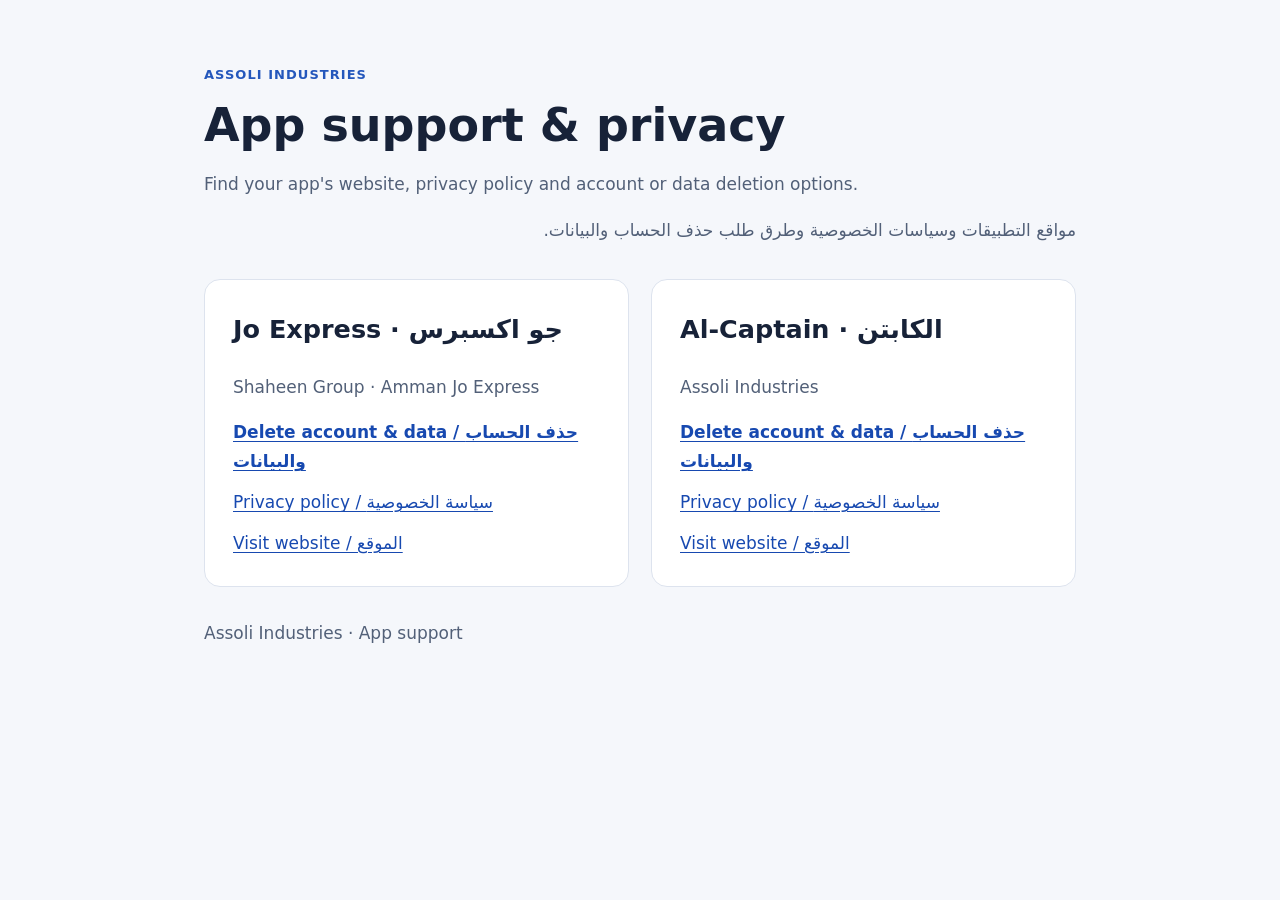
<file: index.html>
<!doctype html>
<html lang="en"><head><meta charset="utf-8"><meta name="viewport" content="width=device-width,initial-scale=1"><title>Assoli Industries | App support</title>
<style>*{box-sizing:border-box}body{margin:0;background:#f5f7fb;color:#172238;font:17px/1.7 system-ui,'Segoe UI',Tahoma,sans-serif}main{max-width:920px;margin:auto;padding:64px 24px}h1{font-size:clamp(32px,6vw,46px);line-height:1.2;margin:12px 0}p{color:#526078}.eyebrow{font-size:13px;font-weight:750;color:#2457bc;letter-spacing:.08em}.grid{display:grid;grid-template-columns:1fr 1fr;gap:22px;margin-top:34px}section{border:1px solid #dde3ee;border-radius:16px;padding:28px;background:white}h2{margin-top:0}a{color:#1749b0;text-underline-offset:3px}.links{display:flex;flex-direction:column;gap:12px}.primary{font-weight:700}footer{margin-top:32px;color:#526078}a:focus-visible{outline:3px solid #2563eb;outline-offset:4px}@media(max-width:640px){main{padding-top:36px}.grid{grid-template-columns:1fr}}</style></head>
<body><main><div class="eyebrow">ASSOLI INDUSTRIES</div><h1>App support &amp; privacy</h1><p>Find your app's website, privacy policy and account or data deletion options.</p><p lang="ar" dir="rtl">مواقع التطبيقات وسياسات الخصوصية وطرق طلب حذف الحساب والبيانات.</p>
<div class="grid"><section><h2>Jo Express <span lang="ar">· جو اكسبرس</span></h2><p>Shaheen Group · Amman Jo Express</p><div class="links"><a class="primary" href="shaheen-group/delete-account.html">Delete account &amp; data / حذف الحساب والبيانات</a><a href="shaheen-group/#privacy">Privacy policy / سياسة الخصوصية</a><a href="shaheen-group/">Visit website / الموقع</a></div></section>
<section><h2>Al-Captain <span lang="ar">· الكابتن</span></h2><p>Assoli Industries</p><div class="links"><a class="primary" href="al-captain/delete-account.html">Delete account &amp; data / حذف الحساب والبيانات</a><a href="al-captain/privacy-policy.html">Privacy policy / سياسة الخصوصية</a><a href="al-captain/">Visit website / الموقع</a></div></section></div><footer>Assoli Industries · App support</footer></main></body></html>
</file>
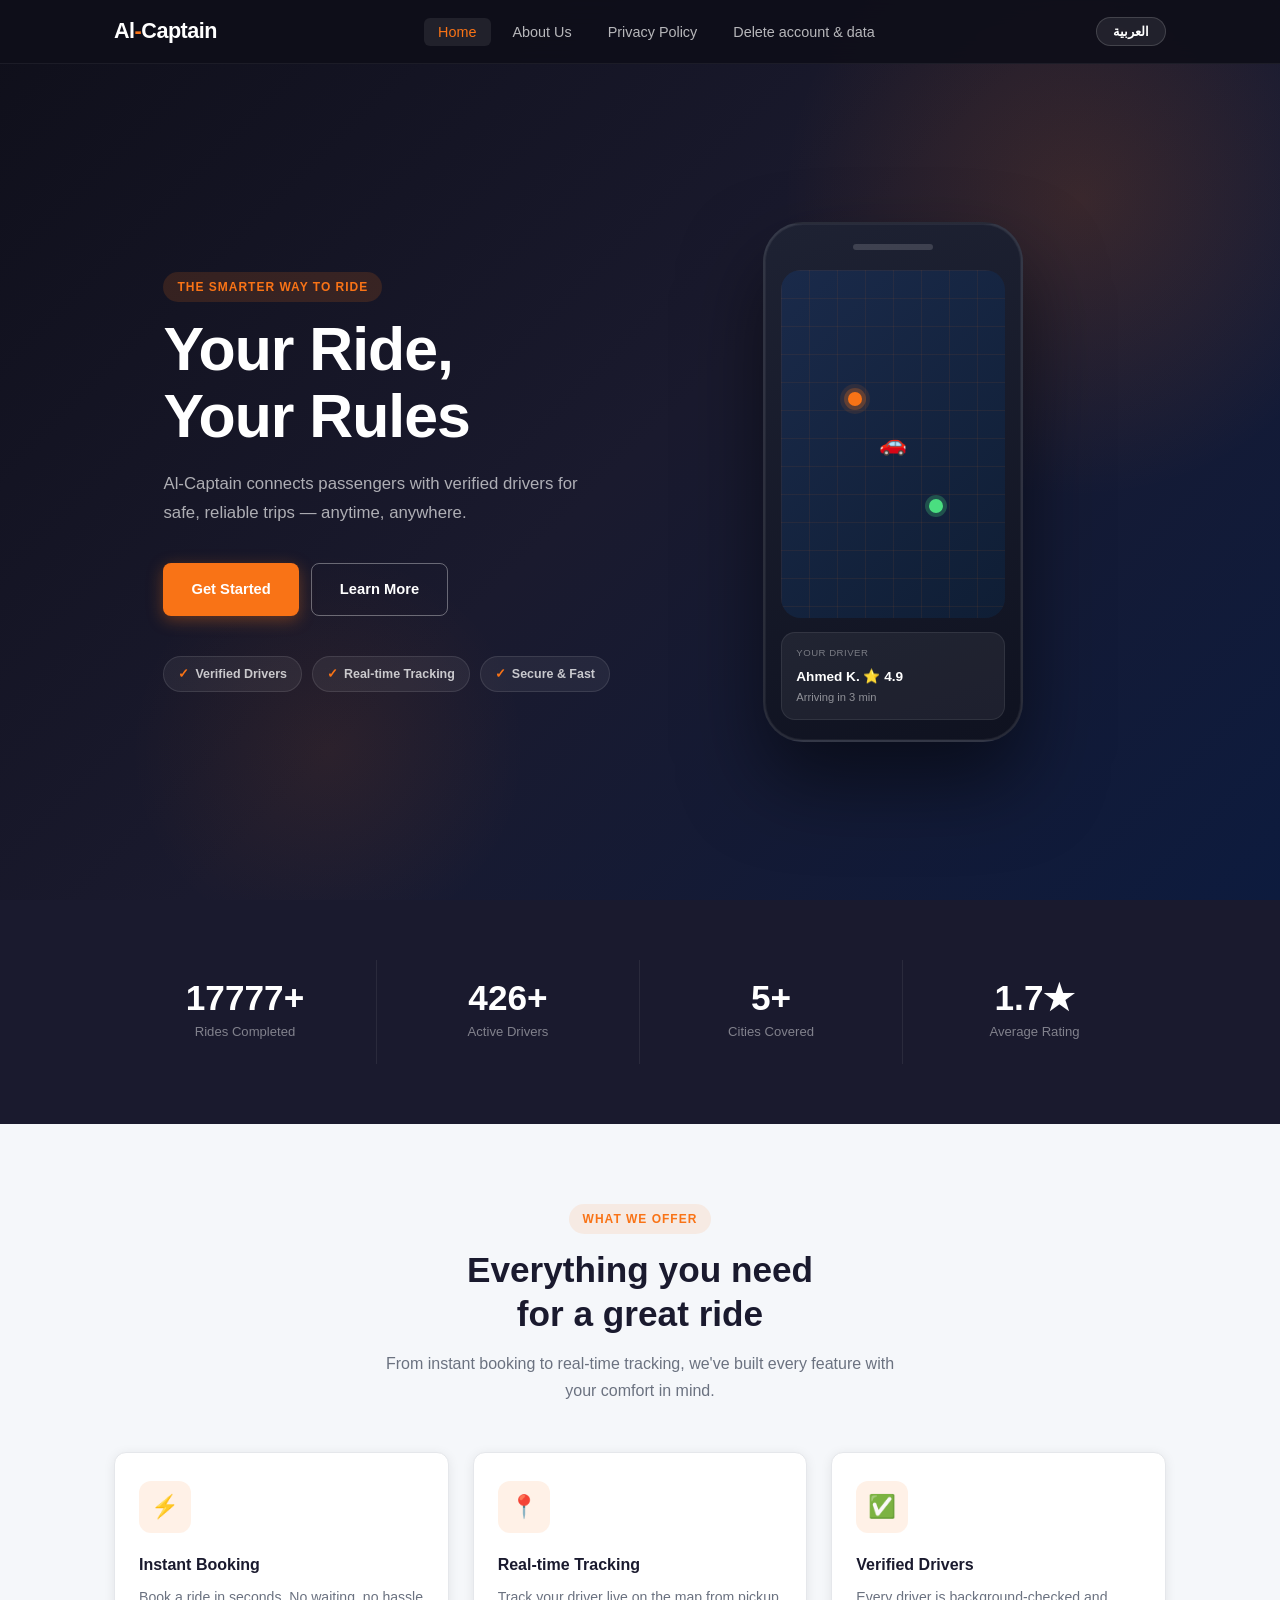
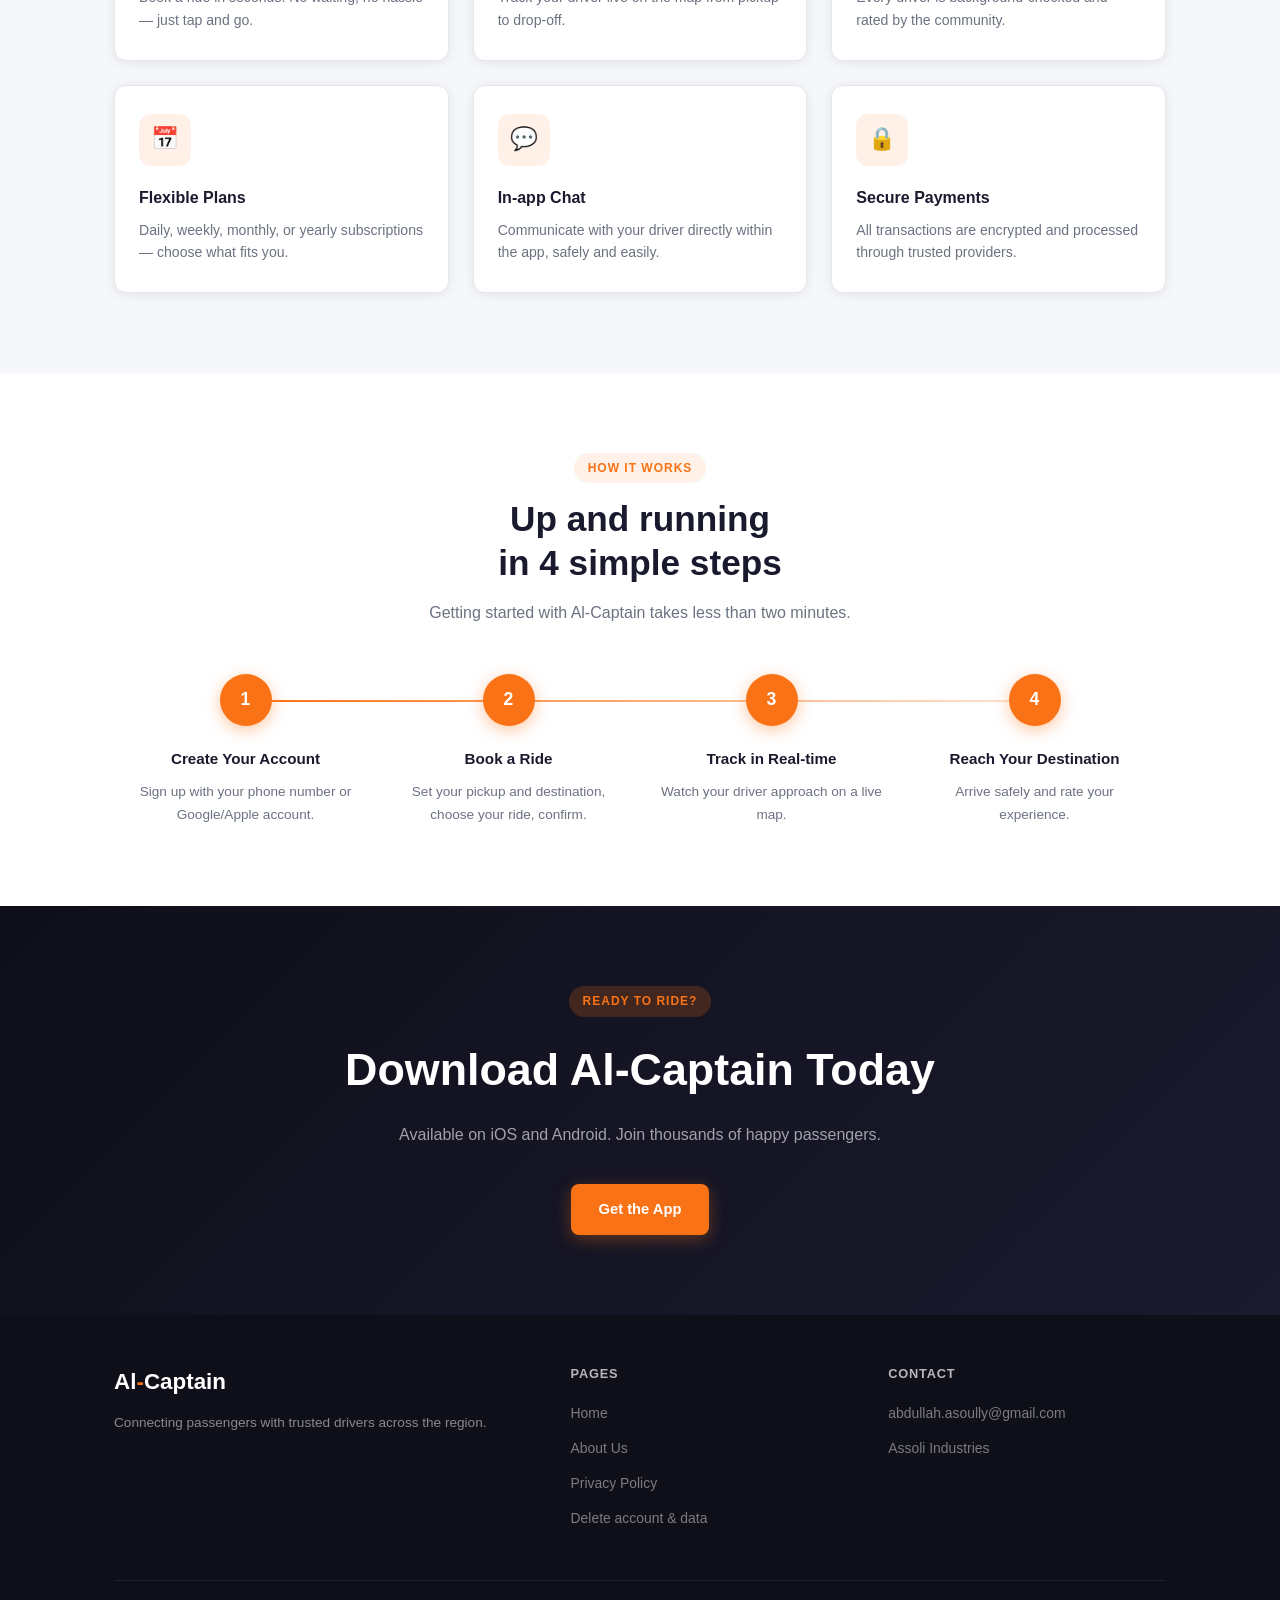
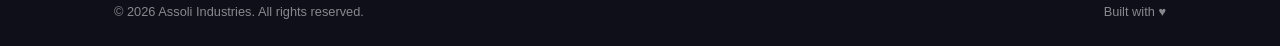
<file: al-captain/index.html>
<!DOCTYPE html>
<html lang="en">
<head>
  <meta charset="UTF-8" />
  <meta name="viewport" content="width=device-width, initial-scale=1.0" />
  <title>Al-Captain — Your Ride, Your Rules</title>
  <link rel="stylesheet" href="assets/css/style.css" />
  <style>
    /* ── Hero ── */
    .hero {
      min-height: 100vh;
      background: linear-gradient(135deg, var(--dark) 0%, #1a1a2e 50%, #0d1b3e 100%);
      display: flex;
      align-items: center;
      position: relative;
      overflow: hidden;
      padding-top: 64px;
    }

    .hero::before {
      content: "";
      position: absolute;
      width: 600px; height: 600px;
      background: radial-gradient(circle, rgba(249,115,22,0.15) 0%, transparent 70%);
      top: -100px; right: -100px;
      pointer-events: none;
    }

    .hero::after {
      content: "";
      position: absolute;
      width: 400px; height: 400px;
      background: radial-gradient(circle, rgba(249,115,22,0.08) 0%, transparent 70%);
      bottom: -50px; left: 10%;
      pointer-events: none;
    }

    .hero-inner {
      max-width: 1100px;
      margin: 0 auto;
      padding: 60px 24px;
      position: relative;
      z-index: 1;
      display: grid;
      grid-template-columns: 1fr 1fr;
      gap: 60px;
      align-items: center;
    }

    .hero-text .section-tag { background: rgba(249,115,22,0.15); }

    .hero-text h1 {
      font-size: clamp(2.4rem, 5vw, 3.8rem);
      font-weight: 900;
      color: var(--white);
      line-height: 1.1;
      margin-bottom: 20px;
      letter-spacing: -1px;
    }

    .hero-text h1 .accent { color: var(--accent); }

    .hero-text p {
      font-size: 1.05rem;
      color: rgba(255,255,255,0.65);
      margin-bottom: 36px;
      max-width: 420px;
    }

    .hero-actions { display: flex; gap: 12px; flex-wrap: wrap; }

    .hero-badges {
      display: flex;
      gap: 10px;
      flex-wrap: wrap;
      margin-top: 40px;
    }

    .badge {
      display: inline-flex;
      align-items: center;
      gap: 6px;
      background: rgba(255,255,255,0.06);
      border: 1px solid rgba(255,255,255,0.1);
      color: rgba(255,255,255,0.75);
      font-size: 0.78rem;
      font-weight: 600;
      padding: 6px 14px;
      border-radius: 20px;
    }

    .badge::before { content: "✓"; color: var(--accent); font-size: 0.8rem; }

    .hero-visual {
      display: flex;
      justify-content: center;
      align-items: center;
    }

    .phone-mockup {
      width: 260px;
      height: 520px;
      background: linear-gradient(160deg, #1e2233, #0f1220);
      border-radius: 40px;
      border: 2px solid rgba(255,255,255,0.1);
      box-shadow: 0 40px 80px rgba(0,0,0,0.5), 0 0 0 1px rgba(255,255,255,0.05) inset;
      position: relative;
      overflow: hidden;
      display: flex;
      flex-direction: column;
      padding: 20px 16px;
      gap: 14px;
      animation: float 4s ease-in-out infinite;
    }

    @keyframes float {
      0%, 100% { transform: translateY(0); }
      50% { transform: translateY(-14px); }
    }

    .phone-notch {
      width: 80px;
      height: 6px;
      background: rgba(255,255,255,0.15);
      border-radius: 3px;
      margin: 0 auto 6px;
    }

    .phone-map {
      flex: 1;
      background: linear-gradient(135deg, #1a2a4a, #0f1e35);
      border-radius: 20px;
      position: relative;
      overflow: hidden;
    }

    /* animated map grid */
    .phone-map::before {
      content: "";
      position: absolute;
      inset: 0;
      background-image:
        linear-gradient(rgba(249,115,22,0.07) 1px, transparent 1px),
        linear-gradient(90deg, rgba(249,115,22,0.07) 1px, transparent 1px);
      background-size: 28px 28px;
    }

    .map-pin {
      position: absolute;
      width: 14px; height: 14px;
      background: var(--accent);
      border-radius: 50%;
      box-shadow: 0 0 0 4px rgba(249,115,22,0.25), 0 0 0 8px rgba(249,115,22,0.1);
      animation: pulse 2s infinite;
    }
    .map-pin.a { top: 35%; left: 30%; }
    .map-pin.b { bottom: 30%; right: 28%; background: #4ade80;
      box-shadow: 0 0 0 4px rgba(74,222,128,0.25); animation-delay: 1s; }

    @keyframes pulse {
      0%, 100% { box-shadow: 0 0 0 4px rgba(249,115,22,0.3), 0 0 0 10px rgba(249,115,22,0.1); }
      50%       { box-shadow: 0 0 0 6px rgba(249,115,22,0.15), 0 0 0 14px rgba(249,115,22,0.05); }
    }

    .map-car {
      position: absolute;
      top: 50%; left: 50%;
      transform: translate(-50%, -50%);
      font-size: 1.4rem;
      animation: drive 3s ease-in-out infinite alternate;
    }

    @keyframes drive {
      from { transform: translate(-60%, -50%); }
      to   { transform: translate(-40%, -60%); }
    }

    .phone-card {
      background: rgba(255,255,255,0.06);
      border: 1px solid rgba(255,255,255,0.08);
      border-radius: 14px;
      padding: 12px 14px;
    }

    .phone-card-label {
      font-size: 0.6rem;
      color: rgba(255,255,255,0.4);
      text-transform: uppercase;
      letter-spacing: 0.5px;
      margin-bottom: 4px;
    }

    .phone-card-value {
      font-size: 0.85rem;
      font-weight: 700;
      color: var(--white);
    }

    .phone-card-sub {
      font-size: 0.7rem;
      color: rgba(255,255,255,0.5);
    }

    /* ── Stats ── */
    .stats-section {
      background: var(--navy);
      padding: 60px 0;
    }

    .stats-grid {
      display: grid;
      grid-template-columns: repeat(4, 1fr);
      gap: 0;
    }

    .stat-item {
      text-align: center;
      padding: 20px 24px;
      border-right: 1px solid rgba(255,255,255,0.07);
    }
    .stat-item:last-child { border-right: none; }

    .stat-number {
      font-size: 2.2rem;
      font-weight: 900;
      color: var(--white);
      line-height: 1;
      margin-bottom: 6px;
    }

    .stat-label {
      font-size: 0.82rem;
      color: rgba(255,255,255,0.45);
      font-weight: 500;
    }

    /* ── Services ── */
    .services-section { background: var(--light); }

    /* ── How It Works ── */
    .how-section { background: var(--white); }

    .steps-grid {
      display: grid;
      grid-template-columns: repeat(4, 1fr);
      gap: 0;
      position: relative;
    }

    .steps-grid::before {
      content: "";
      position: absolute;
      top: 26px;
      left: calc(12.5% + 12px);
      right: calc(12.5% + 12px);
      height: 2px;
      background: linear-gradient(90deg, var(--accent), rgba(249,115,22,0.2));
      z-index: 0;
    }

    body[dir="rtl"] .steps-grid::before {
      background: linear-gradient(270deg, var(--accent), rgba(249,115,22,0.2));
    }

    .step {
      text-align: center;
      padding: 0 16px;
      position: relative;
      z-index: 1;
    }

    .step-num {
      width: 52px; height: 52px;
      background: var(--accent);
      color: var(--white);
      border-radius: 50%;
      display: flex;
      align-items: center;
      justify-content: center;
      font-size: 1.1rem;
      font-weight: 800;
      margin: 0 auto 20px;
      box-shadow: 0 4px 16px rgba(249,115,22,0.4);
    }

    .step h3 {
      font-size: 0.95rem;
      font-weight: 700;
      margin-bottom: 8px;
      color: var(--navy);
    }

    .step p {
      font-size: 0.85rem;
      color: var(--muted);
    }

    /* ── CTA ── */
    .cta-section {
      background: linear-gradient(135deg, var(--dark) 0%, var(--navy) 100%);
      padding: 80px 0;
      text-align: center;
    }

    .cta-section .section-tag { background: rgba(249,115,22,0.2); }

    .cta-section h2 {
      font-size: clamp(1.8rem, 3.5vw, 2.8rem);
      font-weight: 800;
      color: var(--white);
      margin-bottom: 14px;
    }

    .cta-section p {
      color: rgba(255,255,255,0.6);
      margin-bottom: 36px;
      font-size: 1rem;
    }

    /* ── Responsive ── */
    @media (max-width: 768px) {
      .hero-inner { grid-template-columns: 1fr; gap: 40px; text-align: center; }
      .hero-text p { max-width: 100%; }
      .hero-actions { justify-content: center; }
      .hero-badges { justify-content: center; }
      .hero-visual { display: none; }
      .stats-grid { grid-template-columns: repeat(2, 1fr); }
      .stat-item { border-right: none; border-bottom: 1px solid rgba(255,255,255,0.07); }
      .steps-grid { grid-template-columns: repeat(2, 1fr); gap: 36px; }
      .steps-grid::before { display: none; }
    }

    @media (max-width: 480px) {
      .stats-grid { grid-template-columns: 1fr; }
    }
  </style>
</head>
<body>

<!-- ════ NAV ════ -->
<nav class="navbar">
  <div class="nav-inner">
    <a href="index.html" class="nav-logo">Al<span>-</span>Captain</a>
    <ul class="nav-links">
      <li><a href="index.html" data-i18n="nav.home">Home</a></li>
      <li><a href="about.html" data-i18n="nav.about">About Us</a></li>
      <li><a href="privacy-policy.html" data-i18n="nav.privacy">Privacy Policy</a></li>
      <li><a href="delete-account.html" data-i18n="nav.deletion">Delete account &amp; data</a></li>
    </ul>
    <div class="nav-right">
      <button class="lang-btn" onclick="toggleLang()">العربية</button>
      <div class="hamburger" aria-label="Menu">
        <span></span><span></span><span></span>
      </div>
    </div>
  </div>
</nav>

<!-- mobile nav -->
<div class="mobile-nav">
  <a href="index.html" data-i18n="nav.home">Home</a>
  <a href="about.html" data-i18n="nav.about">About Us</a>
  <a href="privacy-policy.html" data-i18n="nav.privacy">Privacy Policy</a>
  <a href="delete-account.html" data-i18n="nav.deletion">Delete account &amp; data</a>
</div>

<!-- ════ HERO ════ -->
<section class="hero">
  <div class="hero-inner">
    <div class="hero-text">
      <span class="section-tag" data-i18n="hero.tag">The Smarter Way to Ride</span>
      <h1 data-i18n="hero.title">Your Ride,<br>Your Rules</h1>
      <p data-i18n="hero.sub">Al-Captain connects passengers with verified drivers for safe, reliable trips — anytime, anywhere.</p>
      <div class="hero-actions">
        <a href="about.html" class="btn btn-primary" data-i18n="hero.cta1">Get Started</a>
        <a href="#services" class="btn btn-outline" data-i18n="hero.cta2">Learn More</a>
      </div>
      <div class="hero-badges">
        <span class="badge" data-i18n="hero.badge1">Verified Drivers</span>
        <span class="badge" data-i18n="hero.badge2">Real-time Tracking</span>
        <span class="badge" data-i18n="hero.badge3">Secure &amp; Fast</span>
      </div>
    </div>

    <div class="hero-visual">
      <div class="phone-mockup">
        <div class="phone-notch"></div>
        <div class="phone-map">
          <div class="map-pin a"></div>
          <div class="map-pin b"></div>
          <div class="map-car">🚗</div>
        </div>
        <div class="phone-card">
          <div class="phone-card-label">Your Driver</div>
          <div class="phone-card-value">Ahmed K. ⭐ 4.9</div>
          <div class="phone-card-sub">Arriving in 3 min</div>
        </div>
      </div>
    </div>
  </div>
</section>

<!-- ════ STATS ════ -->
<section class="stats-section">
  <div class="container">
    <div class="stats-grid">
      <div class="stat-item">
        <div class="stat-number" data-count="50000" data-suffix="+">0</div>
        <div class="stat-label" data-i18n="stats.rides">Rides Completed</div>
      </div>
      <div class="stat-item">
        <div class="stat-number" data-count="1200" data-suffix="+">0</div>
        <div class="stat-label" data-i18n="stats.drivers">Active Drivers</div>
      </div>
      <div class="stat-item">
        <div class="stat-number" data-count="15" data-suffix="+">0</div>
        <div class="stat-label" data-i18n="stats.cities">Cities Covered</div>
      </div>
      <div class="stat-item">
        <div class="stat-number" data-count="4.8" data-suffix="★">0</div>
        <div class="stat-label" data-i18n="stats.rating">Average Rating</div>
      </div>
    </div>
  </div>
</section>

<!-- ════ SERVICES ════ -->
<section id="services" class="section services-section">
  <div class="container">
    <div class="text-center reveal">
      <span class="section-tag" data-i18n="services.tag">What We Offer</span>
      <h2 class="section-title" data-i18n="services.title">Everything you need<br>for a great ride</h2>
      <p class="section-sub" data-i18n="services.sub">From instant booking to real-time tracking, we&#x27;ve built every feature with your comfort in mind.</p>
    </div>

    <div class="grid-3">
      <div class="card reveal">
        <div class="card-icon">⚡</div>
        <h3 data-i18n="s1.title">Instant Booking</h3>
        <p data-i18n="s1.desc">Book a ride in seconds. No waiting, no hassle — just tap and go.</p>
      </div>
      <div class="card reveal">
        <div class="card-icon">📍</div>
        <h3 data-i18n="s2.title">Real-time Tracking</h3>
        <p data-i18n="s2.desc">Track your driver live on the map from pickup to drop-off.</p>
      </div>
      <div class="card reveal">
        <div class="card-icon">✅</div>
        <h3 data-i18n="s3.title">Verified Drivers</h3>
        <p data-i18n="s3.desc">Every driver is background-checked and rated by the community.</p>
      </div>
      <div class="card reveal">
        <div class="card-icon">📅</div>
        <h3 data-i18n="s4.title">Flexible Plans</h3>
        <p data-i18n="s4.desc">Daily, weekly, monthly, or yearly subscriptions — choose what fits you.</p>
      </div>
      <div class="card reveal">
        <div class="card-icon">💬</div>
        <h3 data-i18n="s5.title">In-app Chat</h3>
        <p data-i18n="s5.desc">Communicate with your driver directly within the app, safely and easily.</p>
      </div>
      <div class="card reveal">
        <div class="card-icon">🔒</div>
        <h3 data-i18n="s6.title">Secure Payments</h3>
        <p data-i18n="s6.desc">All transactions are encrypted and processed through trusted providers.</p>
      </div>
    </div>
  </div>
</section>

<!-- ════ HOW IT WORKS ════ -->
<section class="section how-section">
  <div class="container">
    <div class="text-center reveal">
      <span class="section-tag" data-i18n="how.tag">How It Works</span>
      <h2 class="section-title" data-i18n="how.title">Up and running<br>in 4 simple steps</h2>
      <p class="section-sub" data-i18n="how.sub">Getting started with Al-Captain takes less than two minutes.</p>
    </div>

    <div class="steps-grid reveal">
      <div class="step">
        <div class="step-num">1</div>
        <h3 data-i18n="h1.title">Create Your Account</h3>
        <p data-i18n="h1.desc">Sign up with your phone number or Google/Apple account.</p>
      </div>
      <div class="step">
        <div class="step-num">2</div>
        <h3 data-i18n="h2.title">Book a Ride</h3>
        <p data-i18n="h2.desc">Set your pickup and destination, choose your ride, confirm.</p>
      </div>
      <div class="step">
        <div class="step-num">3</div>
        <h3 data-i18n="h3.title">Track in Real-time</h3>
        <p data-i18n="h3.desc">Watch your driver approach on a live map.</p>
      </div>
      <div class="step">
        <div class="step-num">4</div>
        <h3 data-i18n="h4.title">Reach Your Destination</h3>
        <p data-i18n="h4.desc">Arrive safely and rate your experience.</p>
      </div>
    </div>
  </div>
</section>

<!-- ════ CTA ════ -->
<section class="cta-section">
  <div class="container">
    <span class="section-tag" data-i18n="cta.tag">Ready to Ride?</span>
    <h2 data-i18n="cta.title">Download Al-Captain Today</h2>
    <p data-i18n="cta.sub">Available on iOS and Android. Join thousands of happy passengers.</p>
    <a href="#" class="btn btn-primary" data-i18n="cta.btn">Get the App</a>
  </div>
</section>

<!-- ════ FOOTER ════ -->
<footer>
  <div class="container">
    <div class="footer-inner">
      <div class="footer-brand">
        <div class="logo">Al<span>-</span>Captain</div>
        <p data-i18n="footer.tagline">Connecting passengers with trusted drivers across the region.</p>
      </div>
      <div class="footer-col">
        <h4 data-i18n="footer.pages">Pages</h4>
        <ul>
          <li><a href="index.html" data-i18n="nav.home">Home</a></li>
          <li><a href="about.html" data-i18n="nav.about">About Us</a></li>
          <li><a href="privacy-policy.html" data-i18n="nav.privacy">Privacy Policy</a></li>
      <li><a href="delete-account.html" data-i18n="nav.deletion">Delete account &amp; data</a></li>
        </ul>
      </div>
      <div class="footer-col">
        <h4 data-i18n="footer.contact">Contact</h4>
        <ul>
          <li><a href="mailto:abdullah.asoully@gmail.com">abdullah.asoully@gmail.com</a></li>
          <li><a href="#">Assoli Industries</a></li>
        </ul>
      </div>
    </div>
    <div class="footer-bottom">
      <span data-i18n="footer.copy">© 2026 Assoli Industries. All rights reserved.</span>
      <span data-i18n="footer.built">Built with ♥</span>
    </div>
  </div>
</footer>

<script src="assets/js/main.js"></script>
</body>
</html>
</file>
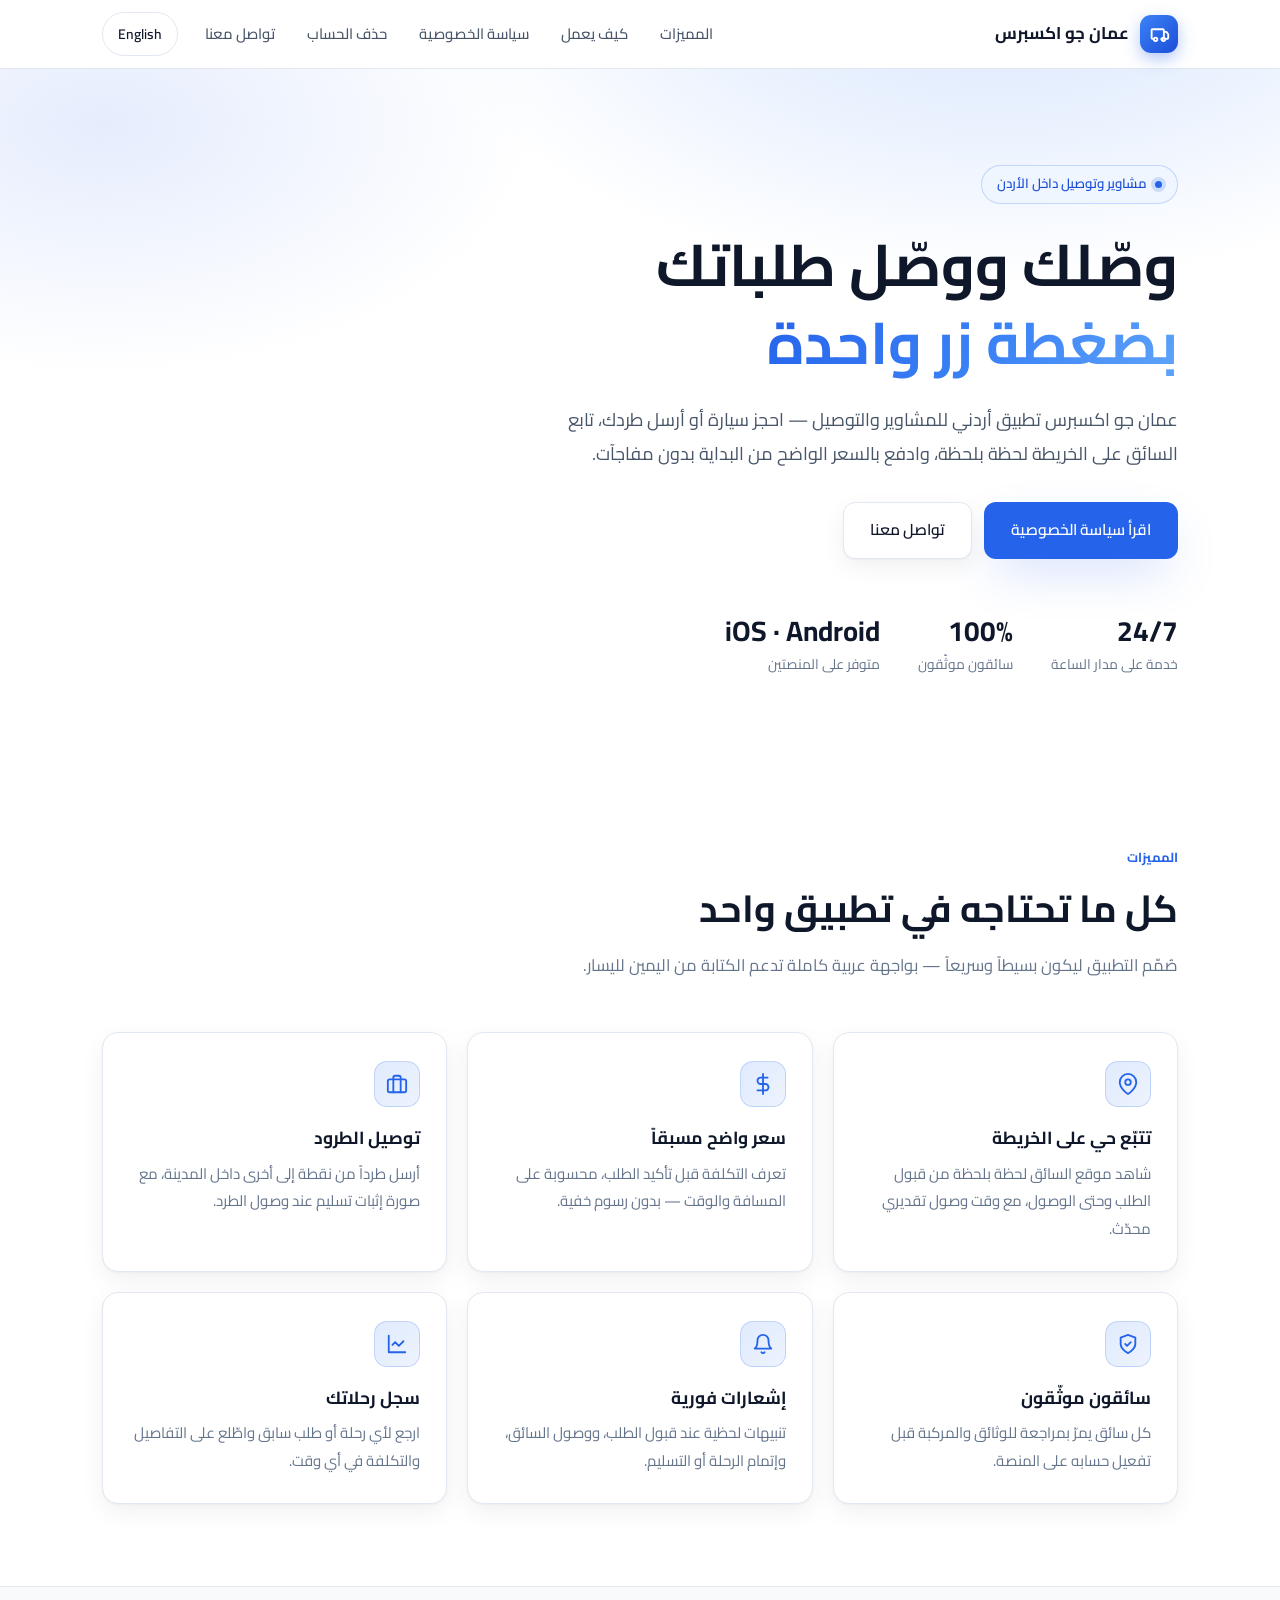
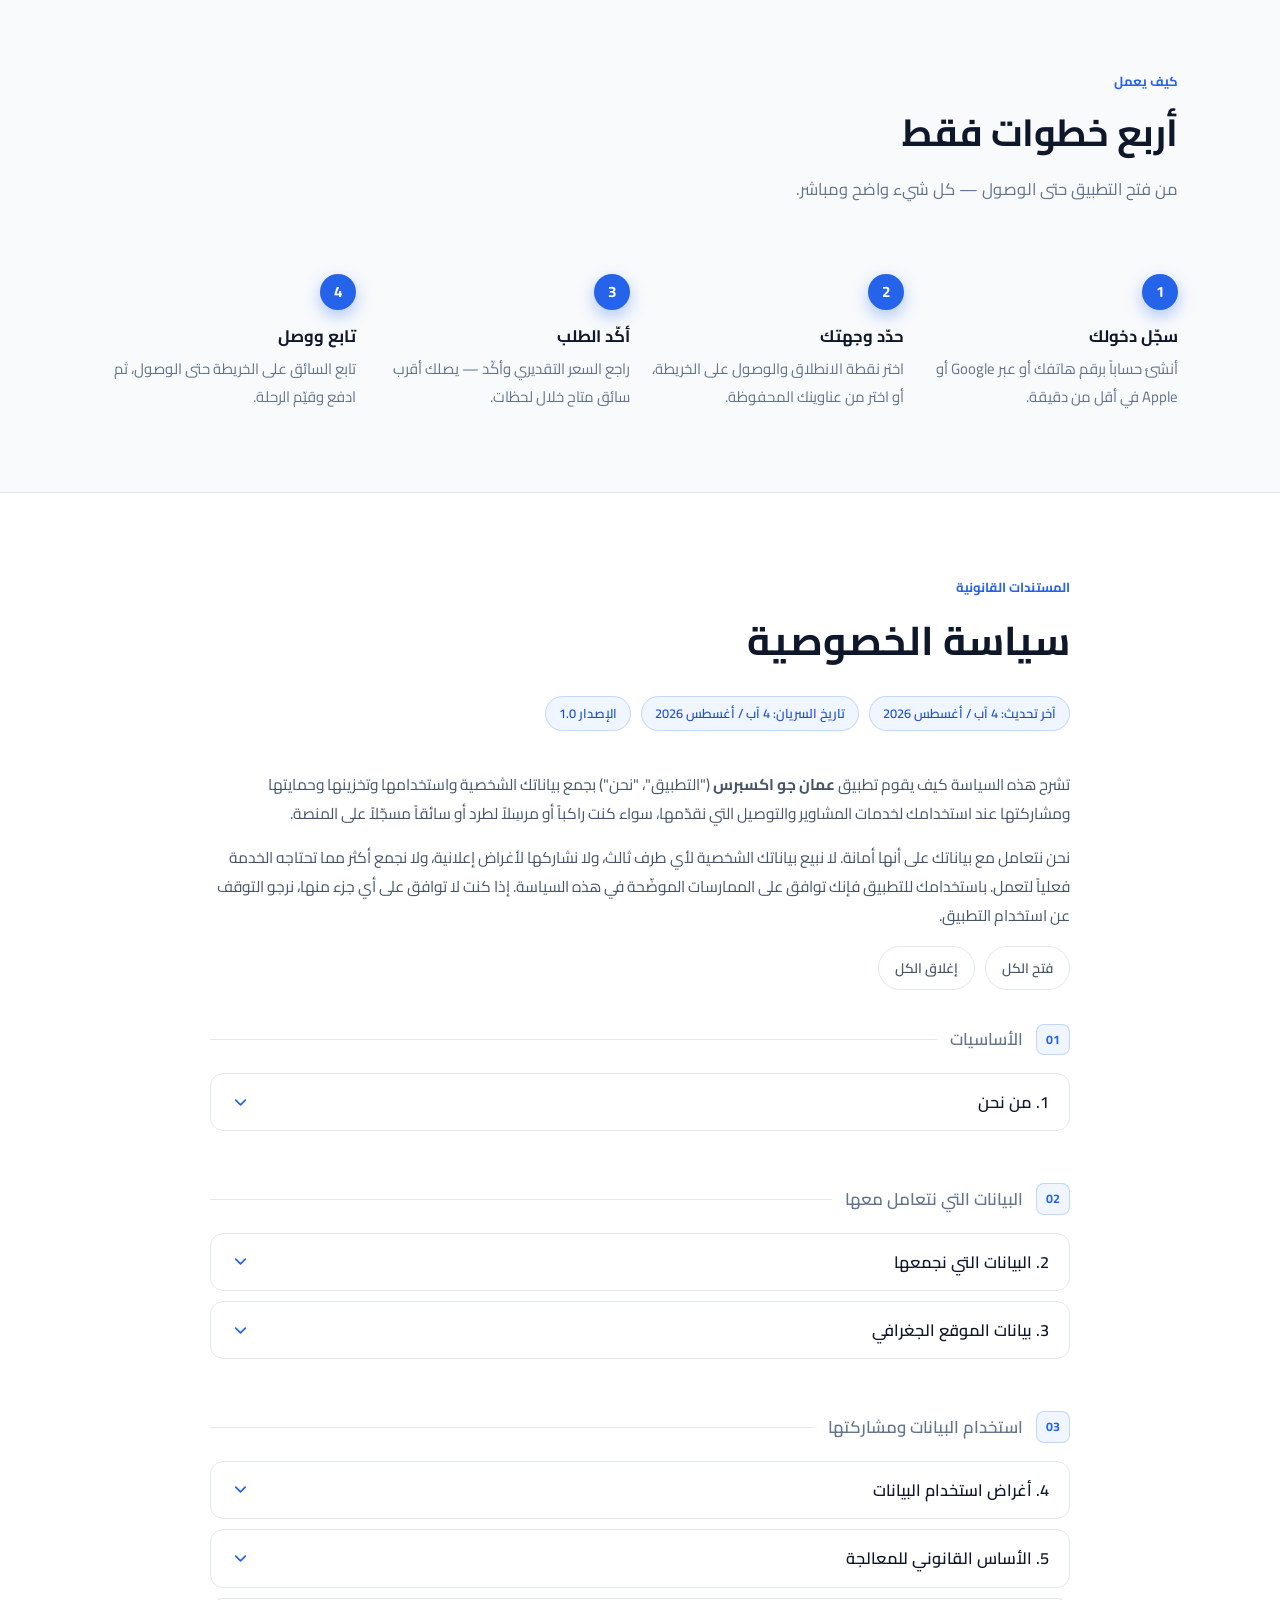
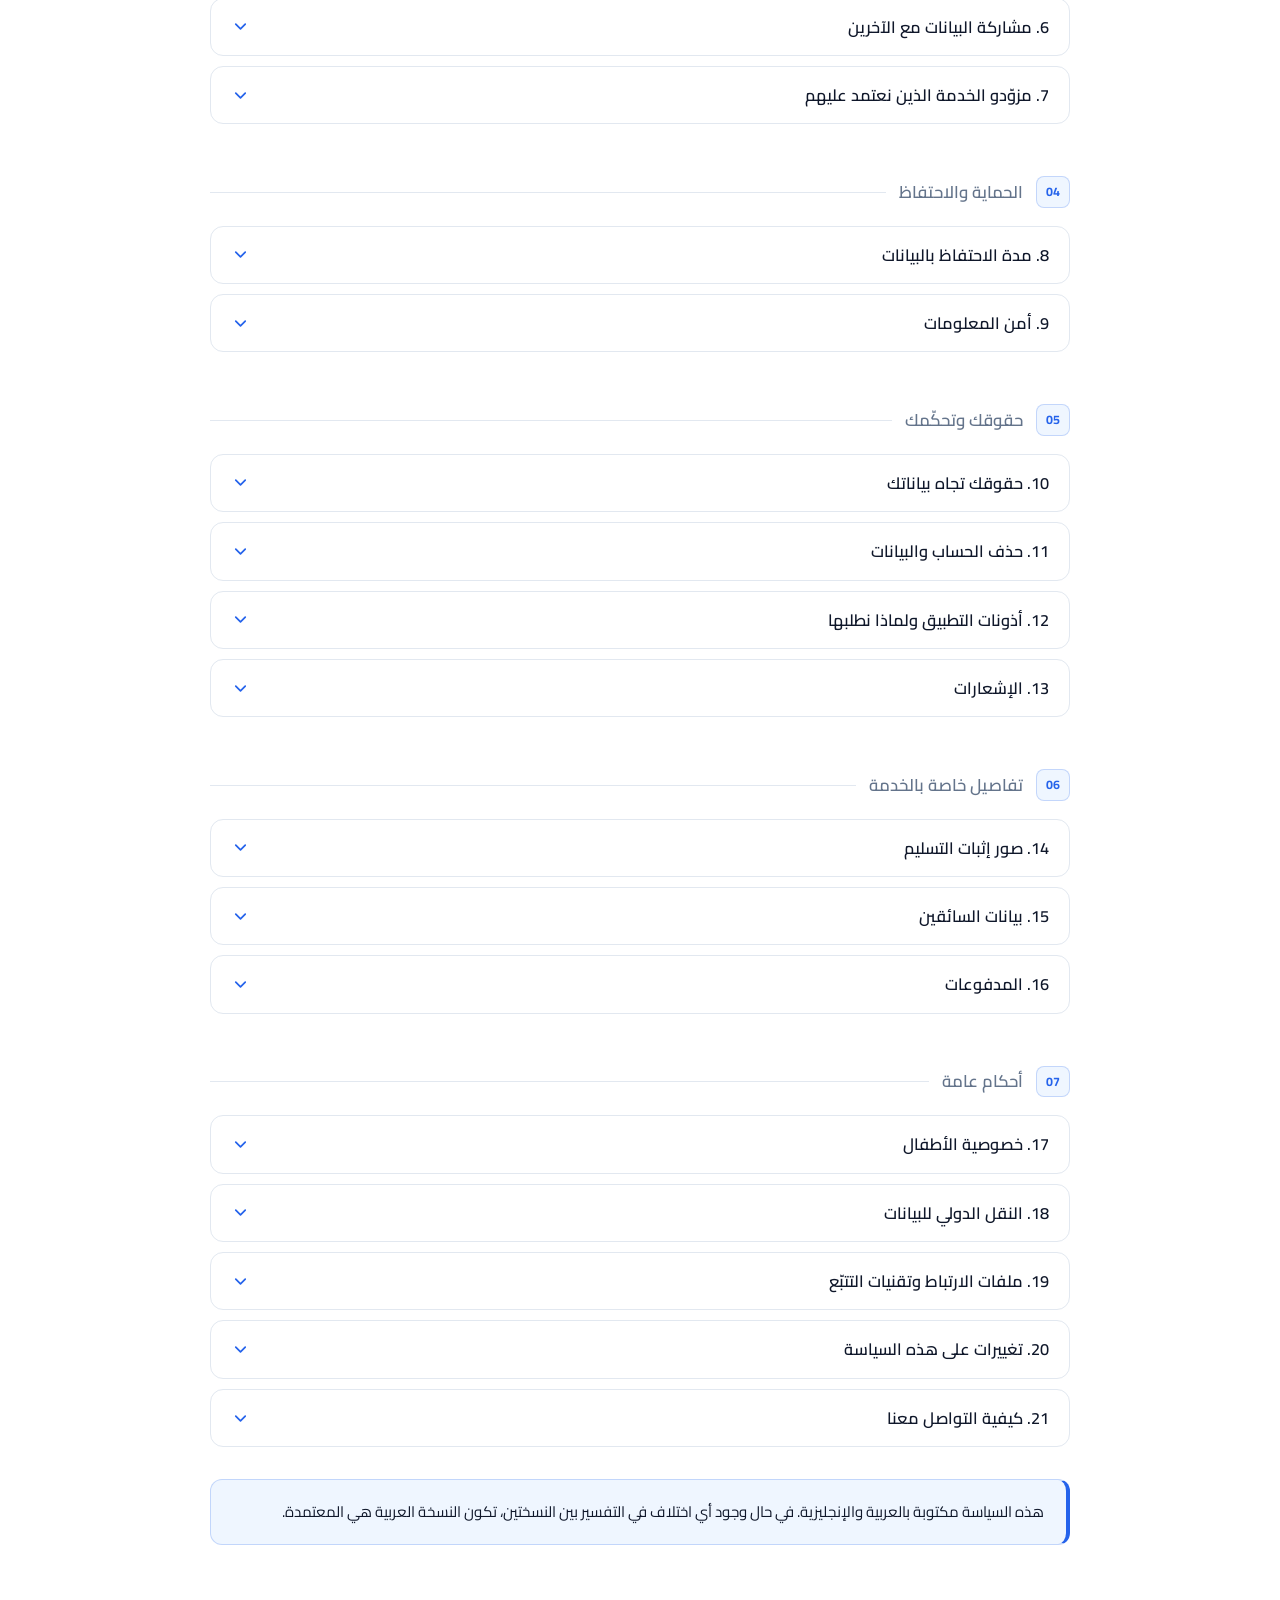
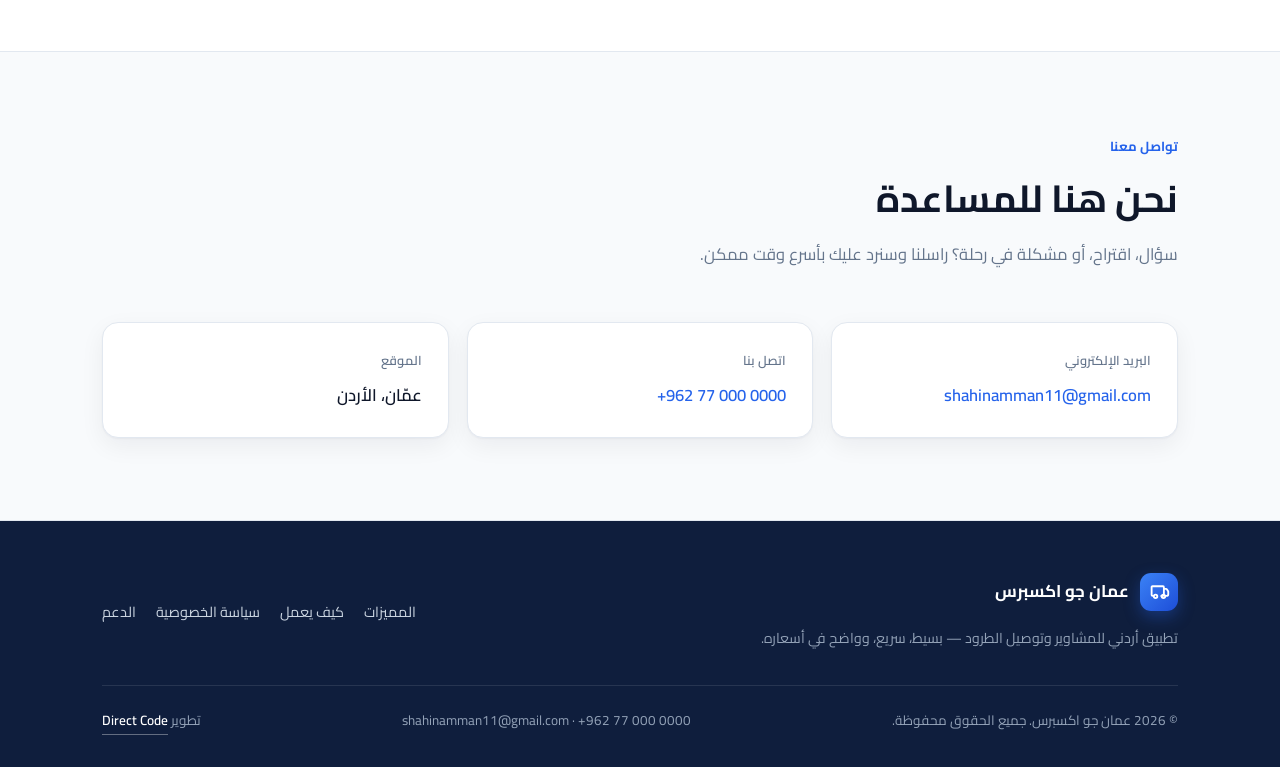
<file: shaheen-group/index.html>
<!doctype html>
<html lang="ar" dir="rtl">
  <head>
    <meta charset="utf-8" />
    <meta name="viewport" content="width=device-width, initial-scale=1" />
    <title>عمان جو اكسبرس — Amman Jo Express</title>
    <meta
      name="description"
      content="عمان جو اكسبرس — تطبيق التوصيل والمشاوير في الأردن. Amman Jo Express — ride-hailing & delivery in Jordan."
    />
    <meta name="theme-color" content="#2563eb" />
    <link rel="preconnect" href="https://fonts.googleapis.com" />
    <link rel="preconnect" href="https://fonts.gstatic.com" crossorigin />
    <link
      href="https://fonts.googleapis.com/css2?family=Cairo:wght@400;500;600;700;800&display=swap"
      rel="stylesheet"
    />
    <style>
      :root {
        --blue-50: #eff6ff;
        --blue-100: #dbeafe;
        --blue-200: #bfdbfe;
        --blue-500: #3b82f6;
        --blue-600: #2563eb;
        --blue-700: #1d4ed8;
        --blue-900: #1e3a8a;
        --blue-950: #0f1e3d;
        --ink: #0f172a;
        --body: #475569;
        --muted: #64748b;
        --line: #e2e8f0;
        --bg: #ffffff;
        --bg-soft: #f8fafc;
        --card: #ffffff;
        --radius: 16px;
        --shadow:
          0 1px 2px rgba(15, 23, 42, 0.04), 0 8px 24px rgba(15, 23, 42, 0.06);
        --shadow-lg: 0 20px 50px -12px rgba(37, 99, 235, 0.25);
        --font: "Cairo", system-ui, -apple-system, "Segoe UI", sans-serif;
        --maxw: 1120px;
      }

      @media (prefers-color-scheme: dark) {
        :root {
          --ink: #f1f5f9;
          --body: #cbd5e1;
          --muted: #94a3b8;
          --line: #1e293b;
          --bg: #0b1220;
          --bg-soft: #0f172a;
          --card: #111c31;
          --blue-50: #0f2547;
          --blue-100: #132e57;
          --shadow:
            0 1px 2px rgba(0, 0, 0, 0.3), 0 8px 24px rgba(0, 0, 0, 0.35);
          --shadow-lg: 0 20px 50px -12px rgba(0, 0, 0, 0.6);
        }
      }

      *,
      *::before,
      *::after {
        box-sizing: border-box;
      }
      html {
        scroll-behavior: smooth;
        -webkit-text-size-adjust: 100%;
      }
      body {
        margin: 0;
        background: var(--bg);
        color: var(--body);
        font-family: var(--font);
        font-size: 16.5px;
        line-height: 1.85;
        -webkit-font-smoothing: antialiased;
        overflow-x: hidden;
      }
      h1,
      h2,
      h3,
      h4 {
        color: var(--ink);
        line-height: 1.45;
        margin: 0;
        font-weight: 700;
      }
      /* Arabic is cursive-joined — never track it. Latin gets the tightening. */
      html[dir="ltr"] h1,
      html[dir="ltr"] h2,
      html[dir="ltr"] h3,
      html[dir="ltr"] h4 {
        letter-spacing: -0.015em;
      }
      p {
        margin: 0 0 1em;
      }
      a {
        color: var(--blue-600);
        text-decoration: none;
      }
      a:hover {
        text-decoration: underline;
      }
      img,
      svg {
        max-width: 100%;
      }
      .wrap {
        max-width: var(--maxw);
        margin: 0 auto;
        padding: 0 22px;
      }

      /* ---------- language switching ---------- */
      [data-lang] {
        display: none;
      }
      html[lang="ar"] [data-lang="ar"] {
        display: block;
      }
      html[lang="en"] [data-lang="en"] {
        display: block;
      }
      span[data-lang],
      a[data-lang],
      strong[data-lang],
      li[data-lang] {
        display: none;
      }
      html[lang="ar"] span[data-lang="ar"],
      html[lang="ar"] a[data-lang="ar"],
      html[lang="ar"] strong[data-lang="ar"] {
        display: inline;
      }
      html[lang="en"] span[data-lang="en"],
      html[lang="en"] a[data-lang="en"],
      html[lang="en"] strong[data-lang="en"] {
        display: inline;
      }
      html[lang="ar"] li[data-lang="ar"] {
        display: list-item;
      }
      html[lang="en"] li[data-lang="en"] {
        display: list-item;
      }

      /* ---------- header ---------- */
      header {
        position: sticky;
        top: 0;
        z-index: 50;
        background: color-mix(in srgb, var(--bg) 82%, transparent);
        backdrop-filter: saturate(180%) blur(14px);
        border-bottom: 1px solid var(--line);
      }
      .nav {
        display: flex;
        align-items: center;
        gap: 14px;
        height: 68px;
      }
      .brand {
        display: flex;
        align-items: center;
        gap: 11px;
        font-weight: 700;
        color: var(--ink);
        font-size: 1.06rem;
      }
      .brand:hover {
        text-decoration: none;
      }
      .logo {
        width: 38px;
        height: 38px;
        border-radius: 11px;
        flex: none;
        background: linear-gradient(135deg, var(--blue-500), var(--blue-700));
        display: grid;
        place-items: center;
        color: #fff;
        box-shadow: 0 6px 16px rgba(37, 99, 235, 0.35);
      }
      .nav-links {
        display: flex;
        gap: 6px;
        margin-inline-start: auto;
        align-items: center;
      }
      .nav-links a {
        color: var(--body);
        font-size: 0.93rem;
        font-weight: 500;
        padding: 8px 13px;
        border-radius: 9px;
        transition: 0.18s;
      }
      .nav-links a:hover {
        background: var(--blue-50);
        color: var(--blue-700);
        text-decoration: none;
      }
      .lang-btn {
        border: 1px solid var(--line);
        background: var(--card);
        color: var(--ink);
        font-family: inherit;
        font-size: 0.87rem;
        font-weight: 600;
        cursor: pointer;
        padding: 8px 15px;
        border-radius: 999px;
        transition: 0.18s;
        white-space: nowrap;
      }
      .lang-btn:hover {
        border-color: var(--blue-600);
        color: var(--blue-600);
        box-shadow: 0 0 0 4px var(--blue-50);
      }
      @media (max-width: 820px) {
        .nav-links a {
          display: none;
        }
      }

      /* ---------- hero ---------- */
      .hero {
        position: relative;
        padding: 96px 0 84px;
        overflow: hidden;
      }
      .hero::before {
        content: "";
        position: absolute;
        inset: 0;
        z-index: -1;
        background:
          radial-gradient(
            58rem 30rem at 78% -12%,
            color-mix(in srgb, var(--blue-500) 20%, transparent),
            transparent 62%
          ),
          radial-gradient(
            45rem 26rem at 8% 8%,
            color-mix(in srgb, var(--blue-600) 12%, transparent),
            transparent 60%
          );
      }
      .pill {
        display: inline-flex;
        align-items: center;
        gap: 8px;
        background: var(--blue-50);
        color: var(--blue-700);
        border: 1px solid color-mix(in srgb, var(--blue-600) 22%, transparent);
        padding: 6px 15px;
        border-radius: 999px;
        font-size: 0.83rem;
        font-weight: 600;
        margin-bottom: 22px;
      }
      .dot {
        width: 7px;
        height: 7px;
        border-radius: 50%;
        background: var(--blue-600);
        box-shadow: 0 0 0 4px
          color-mix(in srgb, var(--blue-600) 18%, transparent);
      }
      .hero h1 {
        font-size: clamp(2.1rem, 5.6vw, 3.65rem);
        margin-bottom: 20px;
        line-height: 1.35;
      }
      html[dir="ltr"] .hero h1 {
        letter-spacing: -0.03em;
      }
      .hero h1 .grad {
        background: linear-gradient(
          120deg,
          var(--blue-600),
          var(--blue-500) 55%,
          #60a5fa
        );
        -webkit-background-clip: text;
        background-clip: text;
        color: transparent;
      }
      .lead {
        font-size: 1.13rem;
        max-width: 620px;
        color: var(--body);
      }
      .cta {
        display: flex;
        flex-wrap: wrap;
        gap: 12px;
        margin-top: 32px;
      }
      .btn {
        display: inline-flex;
        align-items: center;
        gap: 9px;
        justify-content: center;
        padding: 13px 26px;
        border-radius: 12px;
        font-weight: 600;
        font-size: 0.97rem;
        font-family: inherit;
        cursor: pointer;
        border: 1px solid transparent;
        transition: 0.2s;
      }
      .btn:hover {
        text-decoration: none;
        transform: translateY(-2px);
      }
      .btn-primary {
        background: var(--blue-600);
        color: #fff;
        box-shadow: var(--shadow-lg);
      }
      .btn-primary:hover {
        background: var(--blue-700);
      }
      .btn-ghost {
        background: var(--card);
        color: var(--ink);
        border-color: var(--line);
        box-shadow: var(--shadow);
      }
      .btn-ghost:hover {
        border-color: var(--blue-600);
        color: var(--blue-600);
      }

      .stats {
        display: flex;
        flex-wrap: wrap;
        gap: 38px;
        margin-top: 56px;
      }
      .stat b {
        display: block;
        font-size: 1.75rem;
        color: var(--ink);
        line-height: 1.2;
      }
      .stat span {
        font-size: 0.86rem;
        color: var(--muted);
      }

      /* ---------- sections ---------- */
      section {
        padding: 82px 0;
      }
      .soft {
        background: var(--bg-soft);
        border-block: 1px solid var(--line);
      }
      .sec-head {
        max-width: 660px;
        margin-bottom: 52px;
      }
      .eyebrow {
        color: var(--blue-600);
        font-weight: 700;
        font-size: 0.82rem;
        margin-bottom: 12px;
      }
      html[dir="ltr"] .eyebrow {
        letter-spacing: 0.09em;
        text-transform: uppercase;
      }
      .sec-head h2 {
        font-size: clamp(1.65rem, 3.6vw, 2.35rem);
        margin-bottom: 14px;
      }
      .sec-head p {
        color: var(--muted);
        margin: 0;
      }

      .grid {
        display: grid;
        gap: 20px;
        grid-template-columns: repeat(auto-fit, minmax(268px, 1fr));
      }
      .card {
        background: var(--card);
        border: 1px solid var(--line);
        border-radius: var(--radius);
        padding: 28px 26px;
        box-shadow: var(--shadow);
        transition: 0.25s;
      }
      .card:hover {
        transform: translateY(-4px);
        border-color: color-mix(in srgb, var(--blue-600) 40%, transparent);
        box-shadow: var(--shadow-lg);
      }
      .ico {
        width: 46px;
        height: 46px;
        border-radius: 13px;
        display: grid;
        place-items: center;
        margin-bottom: 18px;
        background: linear-gradient(
          135deg,
          color-mix(in srgb, var(--blue-500) 16%, transparent),
          color-mix(in srgb, var(--blue-600) 8%, transparent)
        );
        color: var(--blue-600);
        border: 1px solid color-mix(in srgb, var(--blue-600) 20%, transparent);
      }
      .card h3 {
        font-size: 1.09rem;
        margin-bottom: 9px;
      }
      .card p {
        font-size: 0.94rem;
        color: var(--muted);
        margin: 0;
      }

      .steps {
        display: grid;
        gap: 20px;
        grid-template-columns: repeat(auto-fit, minmax(240px, 1fr));
      }
      .step {
        position: relative;
        padding-block-start: 18px;
      }
      .step .n {
        width: 36px;
        height: 36px;
        border-radius: 50%;
        display: grid;
        place-items: center;
        margin-bottom: 14px;
        background: var(--blue-600);
        color: #fff;
        font-weight: 700;
        font-size: 0.95rem;
        box-shadow: 0 6px 16px rgba(37, 99, 235, 0.35);
      }
      .step h3 {
        font-size: 1.04rem;
        margin-bottom: 7px;
      }
      .step p {
        font-size: 0.93rem;
        color: var(--muted);
        margin: 0;
      }

      /* ---------- privacy ---------- */
      .policy {
        max-width: 860px;
        margin: 0 auto;
      }
      .policy-meta {
        display: flex;
        flex-wrap: wrap;
        gap: 10px;
        margin: 26px 0 40px;
      }
      .tag {
        background: var(--blue-50);
        color: var(--blue-700);
        border: 1px solid color-mix(in srgb, var(--blue-600) 20%, transparent);
        padding: 5px 13px;
        border-radius: 999px;
        font-size: 0.8rem;
        font-weight: 600;
      }
      /* ---- expand / collapse controls ---- */
      .acc-controls {
        display: flex;
        gap: 10px;
        flex-wrap: wrap;
        margin-bottom: 34px;
      }
      .acc-ctl {
        font-family: inherit;
        font-size: 0.85rem;
        font-weight: 600;
        cursor: pointer;
        padding: 8px 16px;
        border-radius: 999px;
        border: 1px solid var(--line);
        background: var(--card);
        color: var(--body);
        transition: 0.18s;
      }
      .acc-ctl:hover {
        border-color: var(--blue-600);
        color: var(--blue-600);
        background: var(--blue-50);
      }

      /* ---- group heading ---- */
      .pgroup {
        display: flex;
        align-items: center;
        gap: 13px;
        margin: 52px 0 18px;
      }
      .acc-controls + .pgroup {
        margin-top: 6px;
      }
      .pgroup-n {
        font-size: 0.78rem;
        font-weight: 700;
        color: var(--blue-600);
        background: var(--blue-50);
        border: 1px solid color-mix(in srgb, var(--blue-600) 22%, transparent);
        border-radius: 8px;
        padding: 3px 9px;
        flex: none;
        font-variant-numeric: tabular-nums;
      }
      .policy .pgroup h3 {
        font-size: 1.05rem;
        margin: 0;
        color: var(--muted);
        font-weight: 600;
      }
      .pgroup::after {
        content: "";
        flex: 1;
        height: 1px;
        background: var(--line);
      }

      /* ---- accordion ---- */
      .acc {
        background: var(--card);
        border: 1px solid var(--line);
        border-radius: 13px;
        margin-bottom: 10px;
        scroll-margin-top: 84px;
        overflow: hidden;
        transition: border-color 0.2s, box-shadow 0.2s;
      }
      .acc[open] {
        border-color: color-mix(in srgb, var(--blue-600) 38%, transparent);
        box-shadow: var(--shadow);
      }
      .acc > summary {
        display: flex;
        align-items: center;
        gap: 14px;
        padding: 16px 20px;
        cursor: pointer;
        list-style: none;
        user-select: none;
        transition: background 0.18s;
      }
      .acc > summary::-webkit-details-marker {
        display: none;
      }
      .acc > summary:hover {
        background: var(--blue-50);
      }
      .acc > summary:focus-visible {
        outline: 2px solid var(--blue-600);
        outline-offset: -2px;
      }
      .acc-t {
        flex: 1;
        font-weight: 600;
        font-size: 1.02rem;
        color: var(--ink);
        line-height: 1.5;
      }
      .acc-chev {
        width: 19px;
        height: 19px;
        flex: none;
        color: var(--blue-600);
        transition: transform 0.22s ease;
      }
      .acc[open] > summary .acc-chev {
        transform: rotate(180deg);
      }
      .acc-body {
        padding: 2px 20px 20px;
        border-top: 1px solid var(--line);
        margin-top: -1px;
      }
      .acc-body > div[data-lang] > *:first-child {
        margin-top: 16px;
      }
      .policy h4 {
        font-size: 1rem;
        margin: 26px 0 8px;
        color: var(--ink);
      }
      .policy p,
      .policy li {
        font-size: 0.97rem;
      }
      .policy ul {
        padding-inline-start: 22px;
        margin: 0 0 1.1em;
      }
      .policy li {
        margin-bottom: 9px;
      }
      .policy li::marker {
        color: var(--blue-600);
      }
      .note {
        background: var(--blue-50);
        border: 1px solid color-mix(in srgb, var(--blue-600) 22%, transparent);
        border-inline-start: 4px solid var(--blue-600);
        border-radius: 12px;
        padding: 18px 22px;
        margin: 24px 0;
      }
      .note p {
        margin: 0;
        font-size: 0.94rem;
        color: var(--ink);
      }

      .table-scroll {
        overflow-x: auto;
        margin: 20px 0 26px;
        border: 1px solid var(--line);
        border-radius: 12px;
      }
      table {
        border-collapse: collapse;
        width: 100%;
        min-width: 520px;
        font-size: 0.92rem;
        background: var(--card);
      }
      th,
      td {
        padding: 13px 16px;
        text-align: start;
        border-bottom: 1px solid var(--line);
        vertical-align: top;
      }
      th {
        background: var(--bg-soft);
        color: var(--ink);
        font-weight: 600;
        font-size: 0.87rem;
        white-space: nowrap;
      }
      tr:last-child td {
        border-bottom: none;
      }

      /* ---------- contact ---------- */
      .contact-grid {
        display: grid;
        gap: 18px;
        grid-template-columns: repeat(auto-fit, minmax(250px, 1fr));
        margin-top: 34px;
      }
      .contact-card {
        background: var(--card);
        border: 1px solid var(--line);
        border-radius: var(--radius);
        padding: 26px;
        box-shadow: var(--shadow);
        transition: 0.25s;
      }
      .contact-card:hover {
        border-color: var(--blue-600);
        transform: translateY(-3px);
      }
      .contact-card .k {
        font-size: 0.8rem;
        color: var(--muted);
        font-weight: 600;
        margin-bottom: 8px;
      }
      html[dir="ltr"] .contact-card .k {
        text-transform: uppercase;
        letter-spacing: 0.07em;
      }
      .contact-card .v {
        font-size: 1.04rem;
        font-weight: 600;
        color: var(--ink);
        word-break: break-word;
      }
      .contact-card a.v {
        color: var(--blue-600);
      }
      .ltr {
        direction: ltr;
        display: inline-block;
        unicode-bidi: isolate;
      }

      /* ---------- footer ---------- */
      footer {
        background: var(--blue-950);
        color: #94a3b8;
        padding: 52px 0 34px;
      }
      footer .brand {
        color: #fff;
      }
      footer .fgrid {
        display: flex;
        flex-wrap: wrap;
        gap: 26px;
        justify-content: space-between;
        align-items: center;
      }
      footer p {
        margin: 14px 0 0;
        font-size: 0.88rem;
        max-width: 420px;
        color: #94a3b8;
      }
      footer nav {
        display: flex;
        flex-wrap: wrap;
        gap: 20px;
      }
      footer nav a {
        color: #cbd5e1;
        font-size: 0.9rem;
      }
      footer nav a:hover {
        color: #fff;
      }
      .fbottom {
        margin-top: 34px;
        padding-top: 22px;
        border-top: 1px solid rgba(255, 255, 255, 0.1);
        font-size: 0.84rem;
        display: flex;
        flex-wrap: wrap;
        gap: 10px 24px;
        justify-content: space-between;
        align-items: center;
      }
      .devby {
        color: #94a3b8;
      }
      .devby a {
        color: #fff;
        font-weight: 600;
        border-bottom: 1px solid color-mix(in srgb, #fff 35%, transparent);
        padding-bottom: 1px;
        transition: 0.18s;
      }
      .devby a:hover {
        color: var(--blue-200);
        border-bottom-color: var(--blue-200);
        text-decoration: none;
      }

      @media (prefers-reduced-motion: reduce) {
        * {
          animation: none !important;
          transition: none !important;
          scroll-behavior: auto !important;
        }
      }
    </style>
  </head>
  <body>
    <header>
      <div class="wrap nav">
        <a class="brand" href="#top">
          <span class="logo" aria-hidden="true">
            <svg
              width="21"
              height="21"
              viewBox="0 0 24 24"
              fill="none"
              stroke="currentColor"
              stroke-width="2.1"
              stroke-linecap="round"
              stroke-linejoin="round"
            >
              <path
                d="M14 17h1a2 2 0 0 0 2-2V7a1 1 0 0 0-1-1H4a1 1 0 0 0-1 1v9a1 1 0 0 0 1 1h1"
              />
              <path d="M17 9h2.6a1 1 0 0 1 .82.43L22 12v3a2 2 0 0 1-2 2h-1" />
              <circle cx="7.5" cy="17.5" r="2" />
              <circle cx="16.5" cy="17.5" r="2" />
            </svg>
          </span>
          <span data-lang="ar">عمان جو اكسبرس</span>
          <span data-lang="en">Amman Jo Express</span>
        </a>
        <nav class="nav-links">
          <a href="#features"
            ><span data-lang="ar">المميزات</span
            ><span data-lang="en">Features</span></a
          >
          <a href="#how"
            ><span data-lang="ar">كيف يعمل</span
            ><span data-lang="en">How it works</span></a
          >
          <a href="#privacy"
            ><span data-lang="ar">سياسة الخصوصية</span
            ><span data-lang="en">Privacy Policy</span></a
          >
          <a href="./delete-account.html"
            ><span data-lang="ar">حذف الحساب</span
            ><span data-lang="en">Delete Account</span></a
          >
          <a href="#contact"
            ><span data-lang="ar">تواصل معنا</span
            ><span data-lang="en">Contact</span></a
          >
        </nav>
        <button
          class="lang-btn"
          id="langBtn"
          type="button"
          onclick="toggleLang()"
        >
          <span data-lang="ar">English</span><span data-lang="en">العربية</span>
        </button>
      </div>
    </header>

    <main id="top">
      <!-- HERO -->
      <div class="hero">
        <div class="wrap">
          <span class="pill"
            ><span class="dot"></span>
            <span data-lang="ar">مشاوير وتوصيل داخل الأردن</span>
            <span data-lang="en">Rides &amp; delivery across Jordan</span>
          </span>

          <div data-lang="ar">
            <h1>
              وصّلك ووصّل طلباتك<br /><span class="grad">بضغطة زر واحدة</span>
            </h1>
            <p class="lead">
              عمان جو اكسبرس تطبيق أردني للمشاوير والتوصيل — احجز سيارة أو أرسل
              طردك، تابع السائق على الخريطة لحظة بلحظة، وادفع بالسعر الواضح من
              البداية بدون مفاجآت.
            </p>
          </div>
          <div data-lang="en">
            <h1>
              Rides and deliveries<br /><span class="grad"
                >in a single tap</span
              >
            </h1>
            <p class="lead">
              Amman Jo Express is a Jordanian ride-hailing and delivery app —
              book a car or send a parcel, follow your driver live on the map,
              and pay a clear upfront price with no surprises.
            </p>
          </div>

          <div class="cta">
            <a class="btn btn-primary" href="#privacy">
              <span data-lang="ar">اقرأ سياسة الخصوصية</span
              ><span data-lang="en">Read the Privacy Policy</span>
            </a>
            <a class="btn btn-ghost" href="#contact">
              <span data-lang="ar">تواصل معنا</span
              ><span data-lang="en">Get in touch</span>
            </a>
          </div>

          <div class="stats">
            <div class="stat">
              <b>24/7</b><span data-lang="ar">خدمة على مدار الساعة</span
              ><span data-lang="en">Always available</span>
            </div>
            <div class="stat">
              <b>100%</b><span data-lang="ar">سائقون موثّقون</span
              ><span data-lang="en">Verified drivers</span>
            </div>
            <div class="stat">
              <b>iOS · Android</b><span data-lang="ar">متوفر على المنصتين</span
              ><span data-lang="en">On both platforms</span>
            </div>
          </div>
        </div>
      </div>

      <!-- FEATURES -->
      <section id="features">
        <div class="wrap">
          <div class="sec-head">
            <div class="eyebrow">
              <span data-lang="ar">المميزات</span
              ><span data-lang="en">Features</span>
            </div>
            <div data-lang="ar">
              <h2>كل ما تحتاجه في تطبيق واحد</h2>
              <p>
                صُمّم التطبيق ليكون بسيطاً وسريعاً — بواجهة عربية كاملة تدعم
                الكتابة من اليمين لليسار.
              </p>
            </div>
            <div data-lang="en">
              <h2>Everything you need in one app</h2>
              <p>
                Built to be simple and fast — with a full Arabic, right-to-left
                interface.
              </p>
            </div>
          </div>

          <div class="grid">
            <div class="card">
              <div class="ico">
                <svg
                  width="22"
                  height="22"
                  viewBox="0 0 24 24"
                  fill="none"
                  stroke="currentColor"
                  stroke-width="2"
                  stroke-linecap="round"
                  stroke-linejoin="round"
                >
                  <path d="M21 10c0 7-9 13-9 13s-9-6-9-13a9 9 0 0 1 18 0z" />
                  <circle cx="12" cy="10" r="3" />
                </svg>
              </div>
              <div data-lang="ar">
                <h3>تتبّع حي على الخريطة</h3>
                <p>
                  شاهد موقع السائق لحظة بلحظة من قبول الطلب وحتى الوصول، مع وقت
                  وصول تقديري محدّث.
                </p>
              </div>
              <div data-lang="en">
                <h3>Live map tracking</h3>
                <p>
                  Watch your driver's location in real time from acceptance to
                  arrival, with a live ETA.
                </p>
              </div>
            </div>

            <div class="card">
              <div class="ico">
                <svg
                  width="22"
                  height="22"
                  viewBox="0 0 24 24"
                  fill="none"
                  stroke="currentColor"
                  stroke-width="2"
                  stroke-linecap="round"
                  stroke-linejoin="round"
                >
                  <path d="M12 1v22" />
                  <path d="M17 5H9.5a3.5 3.5 0 0 0 0 7h5a3.5 3.5 0 0 1 0 7H6" />
                </svg>
              </div>
              <div data-lang="ar">
                <h3>سعر واضح مسبقاً</h3>
                <p>
                  تعرف التكلفة قبل تأكيد الطلب، محسوبة على المسافة والوقت — بدون
                  رسوم خفية.
                </p>
              </div>
              <div data-lang="en">
                <h3>Clear upfront pricing</h3>
                <p>
                  See the cost before you confirm, calculated from distance and
                  time — no hidden fees.
                </p>
              </div>
            </div>

            <div class="card">
              <div class="ico">
                <svg
                  width="22"
                  height="22"
                  viewBox="0 0 24 24"
                  fill="none"
                  stroke="currentColor"
                  stroke-width="2"
                  stroke-linecap="round"
                  stroke-linejoin="round"
                >
                  <rect x="2" y="7" width="20" height="14" rx="2" />
                  <path d="M16 21V5a2 2 0 0 0-2-2h-4a2 2 0 0 0-2 2v16" />
                </svg>
              </div>
              <div data-lang="ar">
                <h3>توصيل الطرود</h3>
                <p>
                  أرسل طرداً من نقطة إلى أخرى داخل المدينة، مع صورة إثبات تسليم
                  عند وصول الطرد.
                </p>
              </div>
              <div data-lang="en">
                <h3>Parcel delivery</h3>
                <p>
                  Send a package point-to-point across the city, with a
                  proof-of-delivery photo on drop-off.
                </p>
              </div>
            </div>

            <div class="card">
              <div class="ico">
                <svg
                  width="22"
                  height="22"
                  viewBox="0 0 24 24"
                  fill="none"
                  stroke="currentColor"
                  stroke-width="2"
                  stroke-linecap="round"
                  stroke-linejoin="round"
                >
                  <path d="M12 22s8-4 8-10V5l-8-3-8 3v7c0 6 8 10 8 10z" />
                  <path d="m9 12 2 2 4-4" />
                </svg>
              </div>
              <div data-lang="ar">
                <h3>سائقون موثّقون</h3>
                <p>
                  كل سائق يمرّ بمراجعة للوثائق والمركبة قبل تفعيل حسابه على
                  المنصة.
                </p>
              </div>
              <div data-lang="en">
                <h3>Verified drivers</h3>
                <p>
                  Every driver passes a document and vehicle review before their
                  account goes live.
                </p>
              </div>
            </div>

            <div class="card">
              <div class="ico">
                <svg
                  width="22"
                  height="22"
                  viewBox="0 0 24 24"
                  fill="none"
                  stroke="currentColor"
                  stroke-width="2"
                  stroke-linecap="round"
                  stroke-linejoin="round"
                >
                  <path d="M18 8a6 6 0 1 0-12 0c0 7-3 9-3 9h18s-3-2-3-9" />
                  <path d="M13.7 21a2 2 0 0 1-3.4 0" />
                </svg>
              </div>
              <div data-lang="ar">
                <h3>إشعارات فورية</h3>
                <p>
                  تنبيهات لحظية عند قبول الطلب، ووصول السائق، وإتمام الرحلة أو
                  التسليم.
                </p>
              </div>
              <div data-lang="en">
                <h3>Instant notifications</h3>
                <p>
                  Real-time alerts when your order is accepted, the driver
                  arrives, and the trip completes.
                </p>
              </div>
            </div>

            <div class="card">
              <div class="ico">
                <svg
                  width="22"
                  height="22"
                  viewBox="0 0 24 24"
                  fill="none"
                  stroke="currentColor"
                  stroke-width="2"
                  stroke-linecap="round"
                  stroke-linejoin="round"
                >
                  <path d="M3 3v18h18" />
                  <path d="m19 9-5 5-4-4-3 3" />
                </svg>
              </div>
              <div data-lang="ar">
                <h3>سجل رحلاتك</h3>
                <p>
                  ارجع لأي رحلة أو طلب سابق واطّلع على التفاصيل والتكلفة في أي
                  وقت.
                </p>
              </div>
              <div data-lang="en">
                <h3>Full trip history</h3>
                <p>
                  Revisit any past ride or order and review its details and cost
                  at any time.
                </p>
              </div>
            </div>
          </div>
        </div>
      </section>

      <!-- HOW IT WORKS -->
      <section id="how" class="soft">
        <div class="wrap">
          <div class="sec-head">
            <div class="eyebrow">
              <span data-lang="ar">كيف يعمل</span
              ><span data-lang="en">How it works</span>
            </div>
            <div data-lang="ar">
              <h2>أربع خطوات فقط</h2>
              <p>من فتح التطبيق حتى الوصول — كل شيء واضح ومباشر.</p>
            </div>
            <div data-lang="en">
              <h2>Four simple steps</h2>
              <p>
                From opening the app to arrival — everything stays clear and
                direct.
              </p>
            </div>
          </div>

          <div class="steps">
            <div class="step">
              <div class="n">1</div>
              <div data-lang="ar">
                <h3>سجّل دخولك</h3>
                <p>
                  أنشئ حساباً برقم هاتفك أو عبر Google أو Apple في أقل من دقيقة.
                </p>
              </div>
              <div data-lang="en">
                <h3>Sign in</h3>
                <p>
                  Create an account with your phone number, Google, or Apple in
                  under a minute.
                </p>
              </div>
            </div>
            <div class="step">
              <div class="n">2</div>
              <div data-lang="ar">
                <h3>حدّد وجهتك</h3>
                <p>
                  اختر نقطة الانطلاق والوصول على الخريطة، أو اختر من عناوينك
                  المحفوظة.
                </p>
              </div>
              <div data-lang="en">
                <h3>Set your destination</h3>
                <p>
                  Pick pickup and drop-off on the map, or choose from your saved
                  addresses.
                </p>
              </div>
            </div>
            <div class="step">
              <div class="n">3</div>
              <div data-lang="ar">
                <h3>أكّد الطلب</h3>
                <p>
                  راجع السعر التقديري وأكّد — يصلك أقرب سائق متاح خلال لحظات.
                </p>
              </div>
              <div data-lang="en">
                <h3>Confirm</h3>
                <p>
                  Review the estimated fare and confirm — the nearest available
                  driver is on the way.
                </p>
              </div>
            </div>
            <div class="step">
              <div class="n">4</div>
              <div data-lang="ar">
                <h3>تابع ووصل</h3>
                <p>تابع السائق على الخريطة حتى الوصول، ثم ادفع وقيّم الرحلة.</p>
              </div>
              <div data-lang="en">
                <h3>Track &amp; arrive</h3>
                <p>
                  Follow the driver live to your destination, then pay and rate
                  the trip.
                </p>
              </div>
            </div>
          </div>
        </div>
      </section>

      <!-- ===================== PRIVACY POLICY ===================== -->
      <section id="privacy">
        <div class="wrap">
          <div class="policy">
            <div class="eyebrow">
              <span data-lang="ar">المستندات القانونية</span
              ><span data-lang="en">Legal</span>
            </div>
            <div data-lang="ar">
              <h2 style="font-size: clamp(1.8rem, 4vw, 2.5rem)">
                سياسة الخصوصية
              </h2>
            </div>
            <div data-lang="en">
              <h2 style="font-size: clamp(1.8rem, 4vw, 2.5rem)">
                Privacy Policy
              </h2>
            </div>

            <div class="policy-meta">
              <span class="tag"
                ><span data-lang="ar">آخر تحديث: 4 آب / أغسطس 2026</span
                ><span data-lang="en">Last updated: 4 August 2026</span></span
              >
              <span class="tag"
                ><span data-lang="ar">تاريخ السريان: 4 آب / أغسطس 2026</span
                ><span data-lang="en">Effective: 4 August 2026</span></span
              >
              <span class="tag"
                ><span data-lang="ar">الإصدار 1.0</span
                ><span data-lang="en">Version 1.0</span></span
              >
            </div>

            <div data-lang="ar">
              <p>
                تشرح هذه السياسة كيف يقوم تطبيق
                <strong>عمان جو اكسبرس</strong> ("التطبيق"، "نحن") بجمع بياناتك
                الشخصية واستخدامها وتخزينها وحمايتها ومشاركتها عند استخدامك
                لخدمات المشاوير والتوصيل التي نقدّمها، سواء كنت راكباً أو
                مرسِلاً لطرد أو سائقاً مسجّلاً على المنصة.
              </p>
              <p>
                نحن نتعامل مع بياناتك على أنها أمانة. لا نبيع بياناتك الشخصية
                لأي طرف ثالث، ولا نشاركها لأغراض إعلانية، ولا نجمع أكثر مما
                تحتاجه الخدمة فعلياً لتعمل. باستخدامك للتطبيق فإنك توافق على
                الممارسات الموضّحة في هذه السياسة. إذا كنت لا توافق على أي جزء
                منها، نرجو التوقف عن استخدام التطبيق.
              </p>
            </div>
            <div data-lang="en">
              <p>
                This policy explains how the
                <strong>Amman Jo Express</strong> application ("the App", "we",
                "us") collects, uses, stores, protects, and shares your personal
                data when you use our ride-hailing and delivery services —
                whether you are a passenger, a parcel sender, or a driver
                registered on the platform.
              </p>
              <p>
                We treat your data as a responsibility we hold on your behalf.
                We do not sell your personal data to third parties, we do not
                share it for advertising purposes, and we do not collect more
                than the service genuinely needs in order to function. By using
                the App you agree to the practices described in this policy. If
                you do not agree with any part of it, please discontinue use of
                the App.
              </p>
            </div>

            <div class="acc-controls">
              <button type="button" class="acc-ctl" data-acc="open">
                <span data-lang="ar">فتح الكل</span
                ><span data-lang="en">Expand all</span>
              </button>
              <button type="button" class="acc-ctl" data-acc="close">
                <span data-lang="ar">إغلاق الكل</span
                ><span data-lang="en">Collapse all</span>
              </button>
            </div>
            <div class="pgroup">
              <span class="pgroup-n">01</span>
              <h3>
                <span data-lang="ar">الأساسيات</span
                ><span data-lang="en">The basics</span>
              </h3>
            </div>
            <details class="acc" id="p1">
              <summary>
                <span class="acc-t"><span data-lang="ar">1. من نحن</span
              ><span data-lang="en">1. Who we are</span></span>
                <svg class="acc-chev" viewBox="0 0 24 24" fill="none" stroke="currentColor" stroke-width="2.2" stroke-linecap="round" stroke-linejoin="round" aria-hidden="true"><path d="m6 9 6 6 6-6"/></svg>
              </summary>
              <div class="acc-body">
<div data-lang="ar">
              <p>
                عمان جو اكسبرس منصة أردنية لخدمات نقل الركاب وتوصيل الطرود، تعمل
                عبر تطبيق للهواتف الذكية على نظامي iOS و Android. المنصة هي
                المتحكم في البيانات (Data Controller) فيما يتعلق بالبيانات
                الشخصية التي تُجمع من خلال التطبيق.
              </p>
              <p>
                تنطبق هذه السياسة على جميع مستخدمي التطبيق: الركاب، ومرسلي
                الطرود ومستلميها، والسائقين المسجّلين، وأي شخص يتفاعل مع خدمة
                الدعم لدينا. وتغطي التطبيق وصفحاتنا الإلكترونية وقنوات الدعم
                المرتبطة بها.
              </p>
              <p>
                إن كان لديك أي استفسار حول هذه السياسة أو حول طريقة معالجتنا
                لبياناتك، يمكنك مراسلتنا مباشرة عبر بيانات التواصل الموضّحة في
                <a href="#p21">القسم 21</a>.
              </p>
            </div>
            <div data-lang="en">
              <p>
                Amman Jo Express is a Jordanian platform for passenger transport
                and parcel delivery, operating through a smartphone application
                on iOS and Android. The platform acts as the Data Controller for
                personal data collected through the App.
              </p>
              <p>
                This policy applies to all users of the App: passengers, parcel
                senders and recipients, registered drivers, and anyone who
                interacts with our support team. It covers the App, our web
                pages, and the associated support channels.
              </p>
              <p>
                If you have any question about this policy or about how we
                process your data, you can contact us directly using the details
                in <a href="#p21">Section 21</a>.
              </p>
            </div>
              </div>
            </details>
            <div class="pgroup">
              <span class="pgroup-n">02</span>
              <h3>
                <span data-lang="ar">البيانات التي نتعامل معها</span
                ><span data-lang="en">The data we handle</span>
              </h3>
            </div>
            <details class="acc" id="p2">
              <summary>
                <span class="acc-t"><span data-lang="ar">2. البيانات التي نجمعها</span
              ><span data-lang="en">2. Data we collect</span></span>
                <svg class="acc-chev" viewBox="0 0 24 24" fill="none" stroke="currentColor" stroke-width="2.2" stroke-linecap="round" stroke-linejoin="round" aria-hidden="true"><path d="m6 9 6 6 6-6"/></svg>
              </summary>
              <div class="acc-body">
<div data-lang="ar">
              <p>
                نجمع فئات محدودة ومحدّدة من البيانات، كل فئة منها مرتبطة بغرض
                تشغيلي واضح:
              </p>
              <h4>أ) بيانات تقدّمها أنت بنفسك</h4>
              <ul>
                <li>
                  <strong>بيانات الحساب:</strong> الاسم الكامل، رقم الهاتف،
                  البريد الإلكتروني، وصورة الملف الشخصي إن اخترت إضافتها.
                </li>
                <li>
                  <strong>بيانات تسجيل الدخول:</strong> عند التسجيل عبر Google
                  أو Apple نستلم معرّف الحساب والاسم والبريد الإلكتروني فقط — لا
                  نستلم كلمة مرورك أبداً.
                </li>
                <li>
                  <strong>العناوين المحفوظة:</strong> المواقع التي تحفظها بنفسك
                  مثل "المنزل" أو "العمل" لتسريع الحجز.
                </li>
                <li>
                  <strong>تفاصيل الطلب:</strong> نقطة الانطلاق، الوجهة، وقت
                  الطلب، نوع الخدمة، وأي ملاحظات أو تعليمات تكتبها للسائق.
                </li>
                <li>
                  <strong>بيانات الطرود:</strong> وصف الطرد، اسم المستلم ورقم
                  هاتفه عند إرسال طرد نيابة عن شخص آخر.
                </li>
                <li>
                  <strong>مراسلات الدعم:</strong> الرسائل والشكاوى والبلاغات
                  التي ترسلها لفريق خدمة العملاء.
                </li>
                <li>
                  <strong>التقييمات:</strong> التقييم والملاحظات التي تتركها بعد
                  انتهاء الرحلة أو التوصيل.
                </li>
              </ul>
              <h4>ب) بيانات تُجمع تلقائياً</h4>
              <ul>
                <li>
                  <strong>الموقع الجغرافي:</strong> بالتفصيل في
                  <a href="#p3">القسم 3</a>.
                </li>
                <li>
                  <strong>بيانات الجهاز:</strong> نوع الجهاز، نظام التشغيل
                  وإصداره، إصدار التطبيق، ولغة الجهاز.
                </li>
                <li>
                  <strong>معرّف الإشعارات:</strong> رمز تقني (Push Token)
                  يُستخدم فقط لإيصال الإشعارات إلى جهازك.
                </li>
                <li>
                  <strong>سجلات الاستخدام:</strong> أوقات فتح التطبيق، الشاشات
                  التي زرتها، والأخطاء التقنية التي واجهتها.
                </li>
                <li>
                  <strong>سجل الرحلات:</strong> الرحلات والطلبات السابقة وحالتها
                  وتكلفتها والمسافة والمدة.
                </li>
              </ul>
              <h4>ج) بيانات لا نجمعها إطلاقاً</h4>
              <ul>
                <li>لا نجمع بيانات بطاقتك البنكية أو أرقامها داخل التطبيق.</li>
                <li>
                  لا نصل إلى جهات الاتصال أو الرسائل أو الصور في هاتفك خارج ما
                  تختاره صراحةً.
                </li>
                <li>
                  لا نجمع بيانات بيومترية (بصمة، وجه) — المصادقة البيومترية إن
                  استخدمتها تتم داخل نظام هاتفك ولا تصل إلينا.
                </li>
                <li>
                  لا نجمع بيانات حساسة مثل المعتقد الديني أو الحالة الصحية أو
                  الانتماء السياسي.
                </li>
              </ul>
            </div>
            <div data-lang="en">
              <p>
                We collect a limited and specific set of data categories, each
                tied to a clear operational purpose:
              </p>
              <h4>a) Data you provide yourself</h4>
              <ul>
                <li>
                  <strong>Account details:</strong> full name, phone number,
                  email address, and a profile photo if you choose to add one.
                </li>
                <li>
                  <strong>Sign-in data:</strong> when you register via Google or
                  Apple we receive only the account identifier, name, and email
                  — we never receive your password.
                </li>
                <li>
                  <strong>Saved addresses:</strong> locations you save yourself,
                  such as "Home" or "Work", to speed up booking.
                </li>
                <li>
                  <strong>Order details:</strong> pickup point, destination,
                  order time, service type, and any notes or instructions you
                  write for the driver.
                </li>
                <li>
                  <strong>Parcel details:</strong> package description,
                  recipient name and phone number when you send a parcel on
                  someone's behalf.
                </li>
                <li>
                  <strong>Support correspondence:</strong> messages, complaints,
                  and reports you send to our customer service team.
                </li>
                <li>
                  <strong>Ratings:</strong> the rating and feedback you leave
                  after a ride or delivery is complete.
                </li>
              </ul>
              <h4>b) Data collected automatically</h4>
              <ul>
                <li>
                  <strong>Location:</strong> described in detail in
                  <a href="#p3">Section 3</a>.
                </li>
                <li>
                  <strong>Device data:</strong> device model, operating system
                  and version, app version, and device language.
                </li>
                <li>
                  <strong>Notification identifier:</strong> a technical push
                  token used solely to deliver notifications to your device.
                </li>
                <li>
                  <strong>Usage logs:</strong> when the app was opened, which
                  screens were visited, and technical errors encountered.
                </li>
                <li>
                  <strong>Trip history:</strong> past rides and orders with
                  their status, cost, distance, and duration.
                </li>
              </ul>
              <h4>c) Data we never collect</h4>
              <ul>
                <li>
                  We do not collect bank card details or card numbers inside the
                  App.
                </li>
                <li>
                  We do not access your contacts, messages, or photos beyond
                  what you explicitly select.
                </li>
                <li>
                  We do not collect biometric data (fingerprint, face) —
                  biometric authentication, if you use it, happens inside your
                  phone's operating system and never reaches us.
                </li>
                <li>
                  We do not collect sensitive data such as religious belief,
                  health status, or political affiliation.
                </li>
              </ul>
            </div>
              </div>
            </details>
            <details class="acc" id="p3">
              <summary>
                <span class="acc-t"><span data-lang="ar">3. بيانات الموقع الجغرافي</span
              ><span data-lang="en">3. Location data</span></span>
                <svg class="acc-chev" viewBox="0 0 24 24" fill="none" stroke="currentColor" stroke-width="2.2" stroke-linecap="round" stroke-linejoin="round" aria-hidden="true"><path d="m6 9 6 6 6-6"/></svg>
              </summary>
              <div class="acc-body">
<div data-lang="ar">
              <p>
                الموقع الجغرافي هو أكثر البيانات حساسية التي نتعامل معها، ولذلك
                نوضّح استخدامه بتفصيل كامل.
              </p>
              <h4>بالنسبة للركاب</h4>
              <ul>
                <li>
                  نستخدم موقعك <strong>أثناء استخدام التطبيق فقط</strong> لتحديد
                  نقطة الانطلاق تلقائياً وعرض السائقين القريبين منك.
                </li>
                <li>لا نتتبّع موقعك في الخلفية عندما يكون التطبيق مغلقاً.</li>
                <li>
                  يمكنك إدخال العنوان يدوياً ورفض إذن الموقع — سيظل التطبيق يعمل
                  مع بعض القيود على الدقة والراحة.
                </li>
              </ul>
              <h4>بالنسبة للسائقين</h4>
              <ul>
                <li>
                  نجمع موقع السائق
                  <strong
                    >بشكل مستمر أثناء وجوده في وضع الاتصال (Online)</strong
                  >
                  أو أثناء تنفيذ رحلة نشطة — بما في ذلك عمل التطبيق في الخلفية.
                </li>
                <li>
                  هذا ضروري لمطابقة السائق مع الطلبات القريبة، ولتمكين الراكب من
                  تتبّع سيارته، ولحساب المسافة والأجرة بدقة، وللسلامة في حال
                  وقوع حادث أو نزاع.
                </li>
                <li>
                  يتوقف جمع الموقع فوراً عند تحويل الحساب إلى وضع عدم الاتصال
                  (Offline).
                </li>
              </ul>
              <h4>ماذا نفعل ببيانات الموقع</h4>
              <ul>
                <li>
                  نستخدمها لإظهار الخريطة، وحساب المسار والمسافة والتكلفة،
                  وتقدير وقت الوصول.
                </li>
                <li>
                  نحتفظ بنقاط الانطلاق والوصول ضمن سجل الرحلة لأغراض الفوترة
                  والدعم وحل النزاعات.
                </li>
                <li>
                  لا نستخدم بيانات موقعك لبناء ملفات إعلانية، ولا نبيعها أو
                  نشاركها مع وسطاء بيانات.
                </li>
                <li>
                  يمكنك في أي وقت سحب إذن الوصول للموقع من إعدادات النظام في
                  هاتفك.
                </li>
              </ul>
            </div>
            <div data-lang="en">
              <p>
                Location is the most sensitive category of data we handle, so we
                describe its use in full detail.
              </p>
              <h4>For passengers</h4>
              <ul>
                <li>
                  We use your location
                  <strong>only while you are using the App</strong>, to set your
                  pickup point automatically and show nearby drivers.
                </li>
                <li>
                  We do not track your location in the background while the App
                  is closed.
                </li>
                <li>
                  You may enter an address manually and decline the location
                  permission — the App still works, with some loss of accuracy
                  and convenience.
                </li>
              </ul>
              <h4>For drivers</h4>
              <ul>
                <li>
                  We collect a driver's location
                  <strong>continuously while they are Online</strong> or while
                  an active trip is in progress — including while the App runs
                  in the background.
                </li>
                <li>
                  This is necessary to match drivers with nearby orders, let
                  passengers track the vehicle, calculate distance and fare
                  accurately, and support safety in the event of an accident or
                  dispute.
                </li>
                <li>
                  Location collection stops immediately when the account is
                  switched to Offline.
                </li>
              </ul>
              <h4>What we do with location data</h4>
              <ul>
                <li>
                  We use it to render the map, compute route, distance and fare,
                  and estimate arrival time.
                </li>
                <li>
                  We retain pickup and drop-off points within the trip record
                  for billing, support, and dispute resolution.
                </li>
                <li>
                  We do not use location to build advertising profiles, and we
                  do not sell or share it with data brokers.
                </li>
                <li>
                  You can withdraw the location permission at any time from your
                  phone's system settings.
                </li>
              </ul>
            </div>
              </div>
            </details>
            <div class="pgroup">
              <span class="pgroup-n">03</span>
              <h3>
                <span data-lang="ar">استخدام البيانات ومشاركتها</span
                ><span data-lang="en">Using and sharing data</span>
              </h3>
            </div>
            <details class="acc" id="p4">
              <summary>
                <span class="acc-t"><span data-lang="ar">4. أغراض استخدام البيانات</span
              ><span data-lang="en">4. How we use your data</span></span>
                <svg class="acc-chev" viewBox="0 0 24 24" fill="none" stroke="currentColor" stroke-width="2.2" stroke-linecap="round" stroke-linejoin="round" aria-hidden="true"><path d="m6 9 6 6 6-6"/></svg>
              </summary>
              <div class="acc-body">
<div data-lang="ar">
              <p>نستخدم بياناتك للأغراض التالية حصراً:</p>
              <ul>
                <li>
                  <strong>تقديم الخدمة:</strong> إنشاء حسابك، استقبال طلبك،
                  مطابقتك مع سائق، وتنفيذ الرحلة أو التوصيل.
                </li>
                <li>
                  <strong>التسعير والفوترة:</strong> حساب الأجرة بناءً على
                  المسافة والزمن وتعرفة الخدمة، وإصدار سجل التكلفة.
                </li>
                <li>
                  <strong>التواصل التشغيلي:</strong> إرسال إشعارات حالة الطلب
                  وتمكين التواصل بينك وبين السائق أثناء الرحلة.
                </li>
                <li>
                  <strong>الدعم الفني:</strong> الرد على استفساراتك، ومعالجة
                  الشكاوى، والتحقق من وقائع الرحلة عند وجود نزاع.
                </li>
                <li>
                  <strong>السلامة والأمان:</strong> كشف الاستخدام المسيء أو
                  الاحتيالي، ومنع الحسابات الوهمية، وحماية الركاب والسائقين.
                </li>
                <li>
                  <strong>تحسين المنتج:</strong> فهم أنماط الاستخدام بشكل مجمّع
                  لتحسين الأداء وإصلاح الأعطال.
                </li>
                <li>
                  <strong>الالتزام القانوني:</strong> الاستجابة للطلبات
                  القانونية الرسمية والاحتفاظ بالسجلات التي يفرضها القانون.
                </li>
              </ul>
              <p>
                لن نستخدم بياناتك لغرض جديد يختلف جوهرياً عن الأغراض أعلاه دون
                إعلامك أولاً، والحصول على موافقتك حين يقتضي القانون ذلك.
              </p>
            </div>
            <div data-lang="en">
              <p>We use your data exclusively for the following purposes:</p>
              <ul>
                <li>
                  <strong>Delivering the service:</strong> creating your
                  account, receiving your order, matching you with a driver, and
                  completing the ride or delivery.
                </li>
                <li>
                  <strong>Pricing and billing:</strong> calculating the fare
                  from distance, time, and service tariff, and producing a cost
                  record.
                </li>
                <li>
                  <strong>Operational communication:</strong> sending
                  order-status notifications and enabling contact between you
                  and your driver during the trip.
                </li>
                <li>
                  <strong>Customer support:</strong> answering your questions,
                  handling complaints, and verifying what happened on a trip
                  when a dispute arises.
                </li>
                <li>
                  <strong>Safety and security:</strong> detecting abusive or
                  fraudulent use, preventing fake accounts, and protecting
                  passengers and drivers.
                </li>
                <li>
                  <strong>Product improvement:</strong> understanding usage
                  patterns in aggregate to improve performance and fix defects.
                </li>
                <li>
                  <strong>Legal compliance:</strong> responding to lawful
                  official requests and retaining records required by law.
                </li>
              </ul>
              <p>
                We will not use your data for a materially new purpose without
                informing you first, and obtaining your consent where the law
                requires it.
              </p>
            </div>
              </div>
            </details>
            <details class="acc" id="p5">
              <summary>
                <span class="acc-t"><span data-lang="ar">5. الأساس القانوني للمعالجة</span
              ><span data-lang="en">5. Legal basis for processing</span></span>
                <svg class="acc-chev" viewBox="0 0 24 24" fill="none" stroke="currentColor" stroke-width="2.2" stroke-linecap="round" stroke-linejoin="round" aria-hidden="true"><path d="m6 9 6 6 6-6"/></svg>
              </summary>
              <div class="acc-body">
<div data-lang="ar">
              <p>تعتمد كل عملية معالجة على أساس قانوني واضح:</p>
            </div>
            <div data-lang="en">
              <p>Each processing activity rests on a clear legal basis:</p>
            </div>
            <div class="table-scroll">
              <table>
                <thead>
                  <tr>
                    <th>
                      <span data-lang="ar">الغرض</span
                      ><span data-lang="en">Purpose</span>
                    </th>
                    <th>
                      <span data-lang="ar">الأساس القانوني</span
                      ><span data-lang="en">Legal basis</span>
                    </th>
                  </tr>
                </thead>
                <tbody>
                  <tr>
                    <td>
                      <span data-lang="ar">تنفيذ الرحلة أو التوصيل</span
                      ><span data-lang="en">Completing a ride or delivery</span>
                    </td>
                    <td>
                      <span data-lang="ar">تنفيذ العقد المبرم معك</span
                      ><span data-lang="en"
                        >Performance of our contract with you</span
                      >
                    </td>
                  </tr>
                  <tr>
                    <td>
                      <span data-lang="ar">جمع الموقع الجغرافي</span
                      ><span data-lang="en">Collecting location data</span>
                    </td>
                    <td>
                      <span data-lang="ar">موافقتك الصريحة عبر إذن النظام</span
                      ><span data-lang="en"
                        >Your explicit consent via the system permission</span
                      >
                    </td>
                  </tr>
                  <tr>
                    <td>
                      <span data-lang="ar">إرسال الإشعارات</span
                      ><span data-lang="en">Sending notifications</span>
                    </td>
                    <td>
                      <span data-lang="ar">موافقتك + الضرورة التشغيلية</span
                      ><span data-lang="en"
                        >Your consent + operational necessity</span
                      >
                    </td>
                  </tr>
                  <tr>
                    <td>
                      <span data-lang="ar">منع الاحتيال وحماية المستخدمين</span
                      ><span data-lang="en"
                        >Fraud prevention and user protection</span
                      >
                    </td>
                    <td>
                      <span data-lang="ar">المصلحة المشروعة</span
                      ><span data-lang="en">Legitimate interest</span>
                    </td>
                  </tr>
                  <tr>
                    <td>
                      <span data-lang="ar">الاحتفاظ بالسجلات المالية</span
                      ><span data-lang="en">Retaining financial records</span>
                    </td>
                    <td>
                      <span data-lang="ar">الالتزام القانوني</span
                      ><span data-lang="en">Legal obligation</span>
                    </td>
                  </tr>
                </tbody>
              </table>
            </div>
              </div>
            </details>
            <details class="acc" id="p6">
              <summary>
                <span class="acc-t"><span data-lang="ar">6. مشاركة البيانات مع الآخرين</span
              ><span data-lang="en">6. Sharing your data</span></span>
                <svg class="acc-chev" viewBox="0 0 24 24" fill="none" stroke="currentColor" stroke-width="2.2" stroke-linecap="round" stroke-linejoin="round" aria-hidden="true"><path d="m6 9 6 6 6-6"/></svg>
              </summary>
              <div class="acc-body">
<div data-lang="ar">
              <p>
                نشارك الحد الأدنى الضروري من بياناتك، وفقط في الحالات التالية:
              </p>
              <ul>
                <li>
                  <strong>مع السائق المكلّف بطلبك:</strong> يرى اسمك الأول، رقم
                  هاتفك (أو رقماً وسيطاً)، نقطة الانطلاق والوجهة، وأي ملاحظات
                  كتبتها. لا يرى سجل رحلاتك السابقة ولا بريدك الإلكتروني.
                </li>
                <li>
                  <strong>مع الراكب:</strong> يرى اسم السائق، صورته، نوع المركبة
                  ولوحتها، وتقييمه العام — وهذه بيانات ضرورية للتحقق من هوية
                  المركبة والسلامة.
                </li>
                <li>
                  <strong>مع مزوّدي الخدمة التقنيين:</strong> بالتفصيل في
                  <a href="#p7">القسم 7</a>، وبموجب اتفاقيات تلزمهم بحماية
                  البيانات.
                </li>
                <li>
                  <strong>مع الجهات الرسمية:</strong> عند وجود طلب قانوني صحيح
                  من جهة قضائية أو تنفيذية مختصة، أو عند الضرورة لحماية حياة شخص
                  أو منع جريمة.
                </li>
                <li>
                  <strong>في حال بيع أو دمج الشركة:</strong> قد تنتقل البيانات
                  إلى الكيان الجديد، مع إشعارك المسبق واستمرار سريان هذه السياسة
                  أو ما يعادلها.
                </li>
              </ul>
              <div class="note">
                <p>
                  لا نبيع بياناتك الشخصية. لا نؤجّرها. لا نشاركها مع وسطاء
                  بيانات أو شبكات إعلانية. هذا التزام صريح وليس صياغة عامة.
                </p>
              </div>
            </div>
            <div data-lang="en">
              <p>
                We share the minimum data necessary, and only in the following
                cases:
              </p>
              <ul>
                <li>
                  <strong>With the driver assigned to your order:</strong> they
                  see your first name, your phone number (or a masked number),
                  pickup and destination, and any notes you wrote. They do not
                  see your past trip history or your email address.
                </li>
                <li>
                  <strong>With the passenger:</strong> they see the driver's
                  name, photo, vehicle type and plate, and overall rating — data
                  necessary to verify the vehicle and stay safe.
                </li>
                <li>
                  <strong>With technical service providers:</strong> detailed in
                  <a href="#p7">Section 7</a>, under agreements that oblige them
                  to protect the data.
                </li>
                <li>
                  <strong>With official authorities:</strong> when there is a
                  valid legal request from a competent judicial or executive
                  body, or where necessary to protect someone's life or prevent
                  a crime.
                </li>
                <li>
                  <strong>In a sale or merger:</strong> data may transfer to the
                  acquiring entity, with prior notice to you and with this
                  policy or an equivalent one continuing to apply.
                </li>
              </ul>
              <div class="note">
                <p>
                  We do not sell your personal data. We do not rent it. We do
                  not share it with data brokers or ad networks. This is an
                  explicit commitment, not boilerplate.
                </p>
              </div>
            </div>
              </div>
            </details>
            <details class="acc" id="p7">
              <summary>
                <span class="acc-t"><span data-lang="ar">7. مزوّدو الخدمة الذين نعتمد عليهم</span
              ><span data-lang="en">7. Service providers we rely on</span></span>
                <svg class="acc-chev" viewBox="0 0 24 24" fill="none" stroke="currentColor" stroke-width="2.2" stroke-linecap="round" stroke-linejoin="round" aria-hidden="true"><path d="m6 9 6 6 6-6"/></svg>
              </summary>
              <div class="acc-body">
<div data-lang="ar">
              <p>
                يعتمد التطبيق على مزوّدين تقنيين موثوقين لتشغيل أجزاء من الخدمة.
                كل منهم يعالج البيانات بناءً على تعليماتنا وبالقدر اللازم فقط:
              </p>
              <ul>
                <li>
                  <strong>مزوّد قاعدة البيانات والاستضافة:</strong> لتخزين
                  بيانات الحسابات والطلبات وإدارة تسجيل الدخول بشكل آمن.
                </li>
                <li>
                  <strong>خدمات الخرائط والملاحة:</strong> لعرض الخرائط وحساب
                  المسارات والمسافات وتحويل الإحداثيات إلى عناوين مقروءة.
                </li>
                <li>
                  <strong>خدمة الإشعارات:</strong> لإيصال الإشعارات الفورية إلى
                  جهازك عبر أنظمة Apple و Google.
                </li>
                <li>
                  <strong>مزوّدو تسجيل الدخول:</strong> Google و Apple عند
                  اختيارك تسجيل الدخول عبرهما.
                </li>
                <li>
                  <strong>خدمات تحليل الأعطال:</strong> لرصد الأخطاء التقنية
                  وتحسين استقرار التطبيق.
                </li>
              </ul>
              <p>
                لا يُسمح لأي من هؤلاء المزوّدين باستخدام بياناتك لأغراضهم الخاصة
                أو بيعها أو الاحتفاظ بها بعد انتهاء الحاجة إليها.
              </p>
            </div>
            <div data-lang="en">
              <p>
                The App relies on trusted technical providers to run parts of
                the service. Each processes data on our instructions and only to
                the extent necessary:
              </p>
              <ul>
                <li>
                  <strong>Database and hosting provider:</strong> to store
                  account and order data and manage sign-in securely.
                </li>
                <li>
                  <strong>Maps and navigation services:</strong> to render maps,
                  compute routes and distances, and turn coordinates into
                  readable addresses.
                </li>
                <li>
                  <strong>Push notification service:</strong> to deliver instant
                  notifications to your device via Apple and Google systems.
                </li>
                <li>
                  <strong>Sign-in providers:</strong> Google and Apple, when you
                  choose to sign in through them.
                </li>
                <li>
                  <strong>Crash analytics services:</strong> to detect technical
                  errors and improve app stability.
                </li>
              </ul>
              <p>
                None of these providers is permitted to use your data for their
                own purposes, sell it, or retain it beyond the period it is
                needed.
              </p>
            </div>
              </div>
            </details>
            <div class="pgroup">
              <span class="pgroup-n">04</span>
              <h3>
                <span data-lang="ar">الحماية والاحتفاظ</span
                ><span data-lang="en">Protection and retention</span>
              </h3>
            </div>
            <details class="acc" id="p8">
              <summary>
                <span class="acc-t"><span data-lang="ar">8. مدة الاحتفاظ بالبيانات</span
              ><span data-lang="en">8. How long we keep your data</span></span>
                <svg class="acc-chev" viewBox="0 0 24 24" fill="none" stroke="currentColor" stroke-width="2.2" stroke-linecap="round" stroke-linejoin="round" aria-hidden="true"><path d="m6 9 6 6 6-6"/></svg>
              </summary>
              <div class="acc-body">
<div data-lang="ar">
              <p>نحتفظ بالبيانات للمدة اللازمة للغرض الذي جُمعت لأجله فقط:</p>
              <ul>
                <li>
                  <strong>بيانات الحساب:</strong> طوال فترة نشاط حسابك، وتُحذف
                  خلال <strong>30 يوماً</strong> من طلب حذف الحساب.
                </li>
                <li>
                  <strong>سجل الرحلات والطلبات:</strong> حتى
                  <strong>24 شهراً</strong> لأغراض الدعم وحل النزاعات، ثم يُحوّل
                  إلى صيغة مجهّلة الهوية.
                </li>
                <li>
                  <strong>السجلات المالية:</strong> للمدة التي يفرضها القانون
                  الأردني للسجلات المحاسبية، حتى بعد حذف الحساب.
                </li>
                <li>
                  <strong>بيانات الموقع اللحظية للسائق:</strong> تُحفظ لمدة
                  قصيرة لأغراض التشغيل، ثم تُلخّص ضمن مسار الرحلة.
                </li>
                <li>
                  <strong>صور إثبات التسليم:</strong> حتى
                  <strong>90 يوماً</strong> من تاريخ التسليم ثم تُحذف تلقائياً.
                </li>
                <li>
                  <strong>مراسلات الدعم:</strong> حتى
                  <strong>12 شهراً</strong> من إغلاق التذكرة.
                </li>
                <li>
                  <strong>سجلات الأعطال التقنية:</strong> حتى
                  <strong>90 يوماً</strong>.
                </li>
              </ul>
              <p>
                بعد انتهاء هذه المدد تُحذف البيانات نهائياً أو تُجهَّل هويتها
                بحيث لا يمكن ربطها بك.
              </p>
            </div>
            <div data-lang="en">
              <p>
                We keep data only for as long as the purpose it was collected
                for requires:
              </p>
              <ul>
                <li>
                  <strong>Account data:</strong> for as long as your account is
                  active, and deleted within <strong>30 days</strong> of a
                  deletion request.
                </li>
                <li>
                  <strong>Ride and order history:</strong> up to
                  <strong>24 months</strong> for support and dispute resolution,
                  then converted to an anonymised form.
                </li>
                <li>
                  <strong>Financial records:</strong> for the period Jordanian
                  law requires for accounting records, even after account
                  deletion.
                </li>
                <li>
                  <strong>Real-time driver location:</strong> kept briefly for
                  operational purposes, then summarised into the trip route.
                </li>
                <li>
                  <strong>Proof-of-delivery photos:</strong> up to
                  <strong>90 days</strong> from delivery, then deleted
                  automatically.
                </li>
                <li>
                  <strong>Support correspondence:</strong> up to
                  <strong>12 months</strong> after the ticket is closed.
                </li>
                <li>
                  <strong>Technical crash logs:</strong> up to
                  <strong>90 days</strong>.
                </li>
              </ul>
              <p>
                After these periods, data is permanently deleted or anonymised
                so it can no longer be linked to you.
              </p>
            </div>
              </div>
            </details>
            <details class="acc" id="p9">
              <summary>
                <span class="acc-t"><span data-lang="ar">9. أمن المعلومات</span
              ><span data-lang="en">9. Information security</span></span>
                <svg class="acc-chev" viewBox="0 0 24 24" fill="none" stroke="currentColor" stroke-width="2.2" stroke-linecap="round" stroke-linejoin="round" aria-hidden="true"><path d="m6 9 6 6 6-6"/></svg>
              </summary>
              <div class="acc-body">
<div data-lang="ar">
              <p>نطبّق إجراءات تقنية وتنظيمية لحماية بياناتك، من أبرزها:</p>
              <ul>
                <li>
                  تشفير كامل للاتصال بين التطبيق وخوادمنا عبر بروتوكول
                  <span class="ltr">TLS/HTTPS</span>.
                </li>
                <li>تشفير البيانات أثناء تخزينها على الخوادم.</li>
                <li>
                  سياسات صلاحيات على مستوى الصف
                  <span class="ltr">(Row-Level Security)</span> تمنع أي مستخدم
                  من الوصول إلى بيانات مستخدم آخر.
                </li>
                <li>
                  عدم تخزين كلمات المرور بشكل نصي — تُحفظ مشفّرة باتجاه واحد
                  فقط.
                </li>
                <li>
                  تقييد وصول فريق العمل إلى البيانات على أساس مبدأ "الحاجة إلى
                  المعرفة" فقط.
                </li>
                <li>
                  مراجعة دورية للصلاحيات والسجلات وتحديث المكتبات البرمجية لسدّ
                  الثغرات.
                </li>
              </ul>
              <p>
                ومع ذلك، لا يوجد نظام إلكتروني آمن بنسبة 100%. نحن نبذل جهداً
                معقولاً ومهنياً لحماية بياناتك، لكن لا يمكننا ضمان الأمان
                المطلق. في حال وقوع خرق أمني يمسّ بياناتك الشخصية بشكل جوهري،
                سنُعلمك وسنُبلغ الجهات المختصة دون تأخير غير مبرر.
              </p>
            </div>
            <div data-lang="en">
              <p>
                We apply technical and organisational measures to protect your
                data, including:
              </p>
              <ul>
                <li>
                  Full encryption of traffic between the App and our servers
                  over <span class="ltr">TLS/HTTPS</span>.
                </li>
                <li>Encryption of data at rest on our servers.</li>
                <li>
                  Row-Level Security policies that prevent any user from
                  reaching another user's data.
                </li>
                <li>
                  No plaintext password storage — passwords are stored as
                  one-way hashes only.
                </li>
                <li>
                  Staff access to data restricted strictly on a need-to-know
                  basis.
                </li>
                <li>
                  Periodic review of permissions and logs, and regular
                  dependency updates to close vulnerabilities.
                </li>
              </ul>
              <p>
                That said, no electronic system is 100% secure. We make a
                reasonable and professional effort to protect your data, but we
                cannot guarantee absolute security. In the event of a breach
                that materially affects your personal data, we will notify you
                and the competent authorities without undue delay.
              </p>
            </div>
              </div>
            </details>
            <div class="pgroup">
              <span class="pgroup-n">05</span>
              <h3>
                <span data-lang="ar">حقوقك وتحكّمك</span
                ><span data-lang="en">Your rights and control</span>
              </h3>
            </div>
            <details class="acc" id="p10">
              <summary>
                <span class="acc-t"><span data-lang="ar">10. حقوقك تجاه بياناتك</span
              ><span data-lang="en">10. Your rights over your data</span></span>
                <svg class="acc-chev" viewBox="0 0 24 24" fill="none" stroke="currentColor" stroke-width="2.2" stroke-linecap="round" stroke-linejoin="round" aria-hidden="true"><path d="m6 9 6 6 6-6"/></svg>
              </summary>
              <div class="acc-body">
<div data-lang="ar">
              <p>تملك الحقوق التالية ويمكنك ممارستها بالتواصل معنا:</p>
              <ul>
                <li>
                  <strong>حق الاطلاع:</strong> طلب نسخة من البيانات الشخصية التي
                  نحتفظ بها عنك.
                </li>
                <li>
                  <strong>حق التصحيح:</strong> تعديل أي بيانات غير دقيقة أو غير
                  مكتملة — معظمها قابل للتعديل مباشرة من شاشة الملف الشخصي.
                </li>
                <li>
                  <strong>حق الحذف:</strong> طلب حذف حسابك وبياناتك، ضمن حدود ما
                  يفرضه القانون من احتفاظ.
                </li>
                <li>
                  <strong>حق تقييد المعالجة:</strong> طلب إيقاف معالجة معينة
                  مؤقتاً أثناء التحقق من نزاع.
                </li>
                <li>
                  <strong>حق الاعتراض:</strong> الاعتراض على معالجة تستند إلى
                  المصلحة المشروعة.
                </li>
                <li>
                  <strong>حق نقل البيانات:</strong> استلام بياناتك بصيغة
                  إلكترونية منظّمة وقابلة للقراءة آلياً.
                </li>
                <li>
                  <strong>حق سحب الموافقة:</strong> سحب موافقتك على الموقع أو
                  الإشعارات في أي وقت من إعدادات الهاتف، دون أن يؤثر ذلك على
                  قانونية المعالجة السابقة.
                </li>
                <li>
                  <strong>حق الشكوى:</strong> تقديم شكوى إلى الجهة الرقابية
                  المختصة في الأردن إن رأيت أننا لم نحترم حقوقك.
                </li>
              </ul>
              <p>
                نرد على طلباتك خلال <strong>30 يوماً</strong> كحد أقصى. قد نطلب
                منك إثبات هويتك قبل تنفيذ الطلب حمايةً لحسابك من انتحال الصفة.
                ممارسة هذه الحقوق مجانية، إلا إذا كان الطلب متكرراً أو مبالغاً
                فيه بشكل واضح.
              </p>
            </div>
            <div data-lang="en">
              <p>
                You hold the following rights and may exercise them by
                contacting us:
              </p>
              <ul>
                <li>
                  <strong>Right of access:</strong> request a copy of the
                  personal data we hold about you.
                </li>
                <li>
                  <strong>Right to rectification:</strong> correct inaccurate or
                  incomplete data — most of it is editable directly from the
                  profile screen.
                </li>
                <li>
                  <strong>Right to erasure:</strong> request deletion of your
                  account and data, within the limits of legally mandated
                  retention.
                </li>
                <li>
                  <strong>Right to restrict processing:</strong> ask us to pause
                  a particular processing activity while a dispute is
                  investigated.
                </li>
                <li>
                  <strong>Right to object:</strong> object to processing that
                  relies on legitimate interest.
                </li>
                <li>
                  <strong>Right to data portability:</strong> receive your data
                  in a structured, machine-readable electronic format.
                </li>
                <li>
                  <strong>Right to withdraw consent:</strong> withdraw location
                  or notification consent at any time from your phone settings,
                  without affecting the lawfulness of prior processing.
                </li>
                <li>
                  <strong>Right to complain:</strong> lodge a complaint with the
                  competent supervisory authority in Jordan if you believe we
                  have not respected your rights.
                </li>
              </ul>
              <p>
                We respond to requests within a maximum of
                <strong>30 days</strong>. We may ask you to verify your identity
                before acting, to protect your account from impersonation.
                Exercising these rights is free of charge, unless a request is
                clearly repetitive or excessive.
              </p>
            </div>
              </div>
            </details>
            <details class="acc" id="p11">
              <summary>
                <span class="acc-t"><span data-lang="ar">11. حذف الحساب والبيانات</span
              ><span data-lang="en">11. Account and data deletion</span></span>
                <svg class="acc-chev" viewBox="0 0 24 24" fill="none" stroke="currentColor" stroke-width="2.2" stroke-linecap="round" stroke-linejoin="round" aria-hidden="true"><path d="m6 9 6 6 6-6"/></svg>
              </summary>
              <div class="acc-body">
<div data-lang="ar">
              <p>يمكنك طلب حذف حسابك بإحدى طريقتين:</p>
              <ul>
                <li>
                  من داخل التطبيق:
                  <em>الملف الشخصي ← الإعدادات ← حذف الحساب</em>.
                </li>
                <li>
                  أو بمراسلتنا على البريد الإلكتروني الموضّح في
                  <a href="#p21">القسم 21</a> من نفس البريد أو الرقم المسجّل في
                  حسابك.
                </li>
              </ul>
              <p><strong>ما يحدث بعد الطلب:</strong></p>
              <ul>
                <li>يُعطّل الحساب فوراً ولا يعود بإمكانك تسجيل الدخول.</li>
                <li>
                  تُحذف بياناتك الشخصية (الاسم، الهاتف، البريد، الصورة، العناوين
                  المحفوظة) خلال 30 يوماً.
                </li>
                <li>
                  تبقى السجلات المالية المرتبطة برحلات مكتملة للمدة التي يفرضها
                  القانون، مع فصل هويتك عنها قدر الإمكان.
                </li>
                <li>
                  إن كان لديك رحلة نشطة أو مبلغ مستحق، يُنفّذ الحذف بعد تسوية
                  ذلك.
                </li>
              </ul>
              <p>
                الحذف نهائي ولا يمكن التراجع عنه — لن نتمكن من استعادة سجل
                رحلاتك بعد تنفيذه.
              </p>
            </div>
            <div data-lang="en">
              <p>You can request account deletion in one of two ways:</p>
              <ul>
                <li>
                  From inside the App:
                  <em>Profile → Settings → Delete account</em>.
                </li>
                <li>
                  Or by emailing us at the address in
                  <a href="#p21">Section 21</a>, from the same email or phone
                  number registered on your account.
                </li>
              </ul>
              <p><strong>What happens after the request:</strong></p>
              <ul>
                <li>
                  The account is disabled immediately and you can no longer sign
                  in.
                </li>
                <li>
                  Your personal data (name, phone, email, photo, saved
                  addresses) is deleted within 30 days.
                </li>
                <li>
                  Financial records tied to completed trips remain for the
                  period the law requires, decoupled from your identity as far
                  as possible.
                </li>
                <li>
                  If you have an active trip or an outstanding balance, deletion
                  runs after that is settled.
                </li>
              </ul>
              <p>
                Deletion is permanent and cannot be undone — we will not be able
                to restore your trip history afterwards.
              </p>
            </div>
              </div>
            </details>
            <details class="acc" id="p12">
              <summary>
                <span class="acc-t"><span data-lang="ar">12. أذونات التطبيق ولماذا نطلبها</span
              ><span data-lang="en">12. App permissions and why we ask</span></span>
                <svg class="acc-chev" viewBox="0 0 24 24" fill="none" stroke="currentColor" stroke-width="2.2" stroke-linecap="round" stroke-linejoin="round" aria-hidden="true"><path d="m6 9 6 6 6-6"/></svg>
              </summary>
              <div class="acc-body">
<div data-lang="ar">
              <ul>
                <li>
                  <strong>الموقع الجغرافي:</strong> لتحديد نقطة الانطلاق، وعرض
                  السائقين القريبين، وتتبّع الرحلة. بدونه يمكنك إدخال العنوان
                  يدوياً.
                </li>
                <li>
                  <strong>الموقع في الخلفية (للسائقين فقط):</strong> لاستمرار
                  التتبّع أثناء الرحلة حتى لو كان التطبيق مغلقاً على الشاشة.
                </li>
                <li>
                  <strong>الإشعارات:</strong> لإعلامك بقبول الطلب ووصول السائق
                  وانتهاء الرحلة.
                </li>
                <li>
                  <strong>الكاميرا:</strong> لالتقاط صورة الملف الشخصي، ولصور
                  إثبات التسليم لدى السائقين.
                </li>
                <li>
                  <strong>معرض الصور:</strong> لاختيار صورة ملفك الشخصي فقط — لا
                  نقرأ باقي صورك.
                </li>
                <li>
                  <strong>الاتصال بالإنترنت:</strong> ضروري لعمل التطبيق
                  بالكامل.
                </li>
              </ul>
              <p>
                جميع الأذونات اختيارية على مستوى النظام، ويمكنك سحب أي منها
                لاحقاً من إعدادات الهاتف — مع العلم أن سحب بعضها قد يعطّل وظائف
                أساسية في التطبيق.
              </p>
            </div>
            <div data-lang="en">
              <ul>
                <li>
                  <strong>Location:</strong> to set your pickup point, show
                  nearby drivers, and track the trip. Without it you can enter
                  addresses manually.
                </li>
                <li>
                  <strong>Background location (drivers only):</strong> to keep
                  tracking during an active trip even when the App is not on
                  screen.
                </li>
                <li>
                  <strong>Notifications:</strong> to tell you when an order is
                  accepted, the driver arrives, and the trip ends.
                </li>
                <li>
                  <strong>Camera:</strong> to take a profile photo, and for
                  proof-of-delivery photos on the driver side.
                </li>
                <li>
                  <strong>Photo library:</strong> only to pick your profile
                  picture — we do not read your other photos.
                </li>
                <li>
                  <strong>Internet access:</strong> required for the App to
                  function at all.
                </li>
              </ul>
              <p>
                All permissions are optional at the system level and can be
                revoked later from your phone settings — though revoking some
                will disable core functionality in the App.
              </p>
            </div>
              </div>
            </details>
            <details class="acc" id="p13">
              <summary>
                <span class="acc-t"><span data-lang="ar">13. الإشعارات</span
              ><span data-lang="en">13. Notifications</span></span>
                <svg class="acc-chev" viewBox="0 0 24 24" fill="none" stroke="currentColor" stroke-width="2.2" stroke-linecap="round" stroke-linejoin="round" aria-hidden="true"><path d="m6 9 6 6 6-6"/></svg>
              </summary>
              <div class="acc-body">
<div data-lang="ar">
              <p>نرسل نوعين من الإشعارات:</p>
              <ul>
                <li>
                  <strong>إشعارات تشغيلية:</strong> مرتبطة مباشرة بطلبك — قبول
                  السائق، وصوله، بدء الرحلة، إتمام التسليم. هذه ضرورية لعمل
                  الخدمة.
                </li>
                <li>
                  <strong>إشعارات ترويجية:</strong> عروض أو تحديثات على الخدمة.
                  يمكنك إيقافها من إعدادات التطبيق دون التأثير على الإشعارات
                  التشغيلية.
                </li>
              </ul>
              <p>
                يُستخدم معرّف الإشعارات (Push Token) لهذا الغرض فقط، ويُحذف عند
                تسجيل خروجك أو حذف حسابك أو إلغاء تثبيت التطبيق.
              </p>
            </div>
            <div data-lang="en">
              <p>We send two kinds of notifications:</p>
              <ul>
                <li>
                  <strong>Operational notifications:</strong> tied directly to
                  your order — driver accepted, driver arrived, trip started,
                  delivery completed. These are necessary for the service to
                  work.
                </li>
                <li>
                  <strong>Promotional notifications:</strong> offers or service
                  updates. You can turn these off in the App settings without
                  affecting operational alerts.
                </li>
              </ul>
              <p>
                The push token is used for this purpose only, and is deleted
                when you sign out, delete your account, or uninstall the App.
              </p>
            </div>
              </div>
            </details>
            <div class="pgroup">
              <span class="pgroup-n">06</span>
              <h3>
                <span data-lang="ar">تفاصيل خاصة بالخدمة</span
                ><span data-lang="en">Service-specific details</span>
              </h3>
            </div>
            <details class="acc" id="p14">
              <summary>
                <span class="acc-t"><span data-lang="ar">14. صور إثبات التسليم</span
              ><span data-lang="en">14. Proof-of-delivery photos</span></span>
                <svg class="acc-chev" viewBox="0 0 24 24" fill="none" stroke="currentColor" stroke-width="2.2" stroke-linecap="round" stroke-linejoin="round" aria-hidden="true"><path d="m6 9 6 6 6-6"/></svg>
              </summary>
              <div class="acc-body">
<div data-lang="ar">
              <p>
                في خدمة توصيل الطرود، قد يلتقط السائق صورة عند التسليم لتوثيق
                وصول الطرد وحمايةً للطرفين من النزاع.
              </p>
              <ul>
                <li>
                  تُلتقط الصورة للطرد أو مكان تسليمه — لا يُطلب من السائق تصوير
                  الأشخاص.
                </li>
                <li>
                  تُخزّن الصورة بشكل آمن ومرتبطة بالطلب فقط، ولا تظهر لأي مستخدم
                  آخر خارج أطراف الطلب.
                </li>
                <li>تُحذف تلقائياً بعد 90 يوماً من التسليم.</li>
                <li>يمكنك طلب حذف صورة تخصّ طلبك مبكراً بمراسلتنا.</li>
              </ul>
            </div>
            <div data-lang="en">
              <p>
                In the parcel delivery service, a driver may take a photo at
                drop-off to document that the parcel arrived and protect both
                sides from disputes.
              </p>
              <ul>
                <li>
                  The photo captures the parcel or the drop-off location —
                  drivers are not asked to photograph people.
                </li>
                <li>
                  It is stored securely, linked only to that order, and is not
                  visible to any user outside the parties to the order.
                </li>
                <li>It is deleted automatically 90 days after delivery.</li>
                <li>
                  You can request early deletion of a photo relating to your
                  order by contacting us.
                </li>
              </ul>
            </div>
              </div>
            </details>
            <details class="acc" id="p15">
              <summary>
                <span class="acc-t"><span data-lang="ar">15. بيانات السائقين</span
              ><span data-lang="en">15. Driver data</span></span>
                <svg class="acc-chev" viewBox="0 0 24 24" fill="none" stroke="currentColor" stroke-width="2.2" stroke-linecap="round" stroke-linejoin="round" aria-hidden="true"><path d="m6 9 6 6 6-6"/></svg>
              </summary>
              <div class="acc-body">
<div data-lang="ar">
              <p>
                إضافة إلى ما سبق، نجمع من السائقين المسجّلين بيانات إضافية
                ضرورية للتحقق والتشغيل:
              </p>
              <ul>
                <li>
                  رخصة القيادة، ورخصة المركبة، ورقم اللوحة، ونوع المركبة
                  وموديلها ولونها.
                </li>
                <li>صورة شخصية واضحة تُعرض للراكب للتحقق من هوية السائق.</li>
                <li>الوثائق المطلوبة للتحقق من الأهلية للعمل على المنصة.</li>
                <li>
                  بيانات الأداء: عدد الرحلات، معدل القبول والإلغاء، والتقييم
                  العام.
                </li>
                <li>
                  بيانات الموقع أثناء وضع الاتصال كما هو موضّح في
                  <a href="#p3">القسم 3</a>.
                </li>
              </ul>
              <p>
                تُستخدم هذه البيانات للتحقق من السائق، ومطابقته مع الطلبات،
                وحساب مستحقاته، والتعامل مع الشكاوى. تظهر للراكب فقط البيانات
                اللازمة للتعرّف على المركبة والسائق — لا تُعرض وثائق السائق
                الرسمية لأي راكب.
              </p>
            </div>
            <div data-lang="en">
              <p>
                In addition to the above, we collect extra data from registered
                drivers that is necessary for verification and operations:
              </p>
              <ul>
                <li>
                  Driving licence, vehicle registration, plate number, and
                  vehicle type, model, and colour.
                </li>
                <li>
                  A clear profile photo, shown to passengers so they can verify
                  the driver's identity.
                </li>
                <li>
                  Documents required to verify eligibility to work on the
                  platform.
                </li>
                <li>
                  Performance data: number of trips, acceptance and cancellation
                  rates, and overall rating.
                </li>
                <li>
                  Location data while Online, as described in
                  <a href="#p3">Section 3</a>.
                </li>
              </ul>
              <p>
                This data is used to verify the driver, match them to orders,
                calculate their earnings, and handle complaints. Passengers only
                see the data needed to identify the vehicle and driver — a
                driver's official documents are never shown to any passenger.
              </p>
            </div>
              </div>
            </details>
            <details class="acc" id="p16">
              <summary>
                <span class="acc-t"><span data-lang="ar">16. المدفوعات</span
              ><span data-lang="en">16. Payments</span></span>
                <svg class="acc-chev" viewBox="0 0 24 24" fill="none" stroke="currentColor" stroke-width="2.2" stroke-linecap="round" stroke-linejoin="round" aria-hidden="true"><path d="m6 9 6 6 6-6"/></svg>
              </summary>
              <div class="acc-body">
<div data-lang="ar">
              <p>
                تتم المدفوعات حالياً نقداً مباشرة بين الراكب والسائق عند انتهاء
                الرحلة. نحن نسجّل قيمة الأجرة وحالة الدفع فقط لأغراض المحاسبة
                وحل النزاعات.
              </p>
              <p>
                في حال إضافة الدفع الإلكتروني مستقبلاً، ستتم معالجة بيانات
                البطاقة عبر مزوّد دفع مرخّص ومتوافق مع معيار
                <span class="ltr">PCI-DSS</span>، ولن نخزّن أرقام البطاقات على
                خوادمنا في أي حال. سنحدّث هذه السياسة ونعلمك قبل تفعيل أي وسيلة
                دفع جديدة.
              </p>
            </div>
            <div data-lang="en">
              <p>
                Payments are currently made in cash directly between passenger
                and driver at the end of a trip. We record only the fare amount
                and payment status, for accounting and dispute resolution.
              </p>
              <p>
                If electronic payment is added in future, card data will be
                handled by a licensed,
                <span class="ltr">PCI-DSS</span>-compliant payment provider, and
                card numbers will never be stored on our servers under any
                circumstances. We will update this policy and notify you before
                enabling any new payment method.
              </p>
            </div>
              </div>
            </details>
            <div class="pgroup">
              <span class="pgroup-n">07</span>
              <h3>
                <span data-lang="ar">أحكام عامة</span
                ><span data-lang="en">General provisions</span>
              </h3>
            </div>
            <details class="acc" id="p17">
              <summary>
                <span class="acc-t"><span data-lang="ar">17. خصوصية الأطفال</span
              ><span data-lang="en">17. Children's privacy</span></span>
                <svg class="acc-chev" viewBox="0 0 24 24" fill="none" stroke="currentColor" stroke-width="2.2" stroke-linecap="round" stroke-linejoin="round" aria-hidden="true"><path d="m6 9 6 6 6-6"/></svg>
              </summary>
              <div class="acc-body">
<div data-lang="ar">
              <p>
                الخدمة غير موجّهة لمن هم دون سن <strong>18 عاماً</strong>، ولا
                نجمع بيانات عن قصد من الأطفال. إن اكتشفنا أن حساباً أُنشئ من
                قِبل قاصر دون موافقة ولي الأمر، سنقوم بتعطيل الحساب وحذف
                بياناته.
              </p>
              <p>
                إن كنت ولي أمر وتعتقد أن طفلك زوّدنا ببيانات شخصية، تواصل معنا
                وسنتصرّف فوراً.
              </p>
            </div>
            <div data-lang="en">
              <p>
                The service is not directed at anyone under
                <strong>18 years old</strong>, and we do not knowingly collect
                data from children. If we discover an account was created by a
                minor without parental consent, we will disable it and delete
                its data.
              </p>
              <p>
                If you are a parent or guardian and believe your child has
                provided us with personal data, contact us and we will act
                immediately.
              </p>
            </div>
              </div>
            </details>
            <details class="acc" id="p18">
              <summary>
                <span class="acc-t"><span data-lang="ar">18. النقل الدولي للبيانات</span
              ><span data-lang="en">18. International data transfers</span></span>
                <svg class="acc-chev" viewBox="0 0 24 24" fill="none" stroke="currentColor" stroke-width="2.2" stroke-linecap="round" stroke-linejoin="round" aria-hidden="true"><path d="m6 9 6 6 6-6"/></svg>
              </summary>
              <div class="acc-body">
<div data-lang="ar">
              <p>
                قد تُخزَّن أو تُعالَج بعض بياناتك على خوادم لمزوّدي خدمة موجودة
                خارج الأردن، لأن البنية التحتية السحابية التي نعتمد عليها عالمية
                بطبيعتها.
              </p>
              <p>
                في كل الأحوال، نتعامل فقط مع مزوّدين يلتزمون بمعايير حماية
                بيانات معترف بها دولياً، ويُلزمون تعاقدياً بحماية بياناتك بنفس
                مستوى الحماية الموضّح في هذه السياسة.
              </p>
            </div>
            <div data-lang="en">
              <p>
                Some of your data may be stored or processed on servers
                belonging to service providers located outside Jordan, because
                the cloud infrastructure we rely on is global by nature.
              </p>
              <p>
                In all cases we work only with providers that adhere to
                internationally recognised data-protection standards and are
                contractually bound to protect your data to the same standard
                set out in this policy.
              </p>
            </div>
              </div>
            </details>
            <details class="acc" id="p19">
              <summary>
                <span class="acc-t"><span data-lang="ar">19. ملفات الارتباط وتقنيات التتبّع</span
              ><span data-lang="en">19. Cookies and tracking technologies</span></span>
                <svg class="acc-chev" viewBox="0 0 24 24" fill="none" stroke="currentColor" stroke-width="2.2" stroke-linecap="round" stroke-linejoin="round" aria-hidden="true"><path d="m6 9 6 6 6-6"/></svg>
              </summary>
              <div class="acc-body">
<div data-lang="ar">
              <p>
                التطبيق نفسه لا يستخدم ملفات ارتباط بالمعنى المعروف في
                المتصفحات، لكنه يستخدم مساحة تخزين محلية على جهازك للاحتفاظ
                بجلسة تسجيل دخولك وتفضيلاتك (مثل اللغة) حتى لا تضطر لتسجيل
                الدخول في كل مرة.
              </p>
              <p>
                هذا الموقع الإلكتروني صفحة تعريفية ثابتة، ولا يضع ملفات ارتباط
                تتبّعية ولا يشغّل أدوات تحليل سلوك الزوار أو إعلانات موجّهة.
              </p>
            </div>
            <div data-lang="en">
              <p>
                The App itself does not use cookies in the browser sense, but it
                does use local storage on your device to keep your sign-in
                session and preferences (such as language) so you don't have to
                sign in every time.
              </p>
              <p>
                This website is a static informational page. It sets no tracking
                cookies and runs no behavioural analytics or targeted
                advertising tools.
              </p>
            </div>
              </div>
            </details>
            <details class="acc" id="p20">
              <summary>
                <span class="acc-t"><span data-lang="ar">20. تغييرات على هذه السياسة</span
              ><span data-lang="en">20. Changes to this policy</span></span>
                <svg class="acc-chev" viewBox="0 0 24 24" fill="none" stroke="currentColor" stroke-width="2.2" stroke-linecap="round" stroke-linejoin="round" aria-hidden="true"><path d="m6 9 6 6 6-6"/></svg>
              </summary>
              <div class="acc-body">
<div data-lang="ar">
              <p>
                قد نحدّث هذه السياسة من وقت لآخر لتعكس تغييرات في الخدمة أو في
                المتطلبات القانونية. عند حدوث تغيير جوهري:
              </p>
              <ul>
                <li>نُحدّث تاريخ "آخر تحديث" أعلى هذه الصفحة.</li>
                <li>ننشر النسخة الجديدة هنا قبل سريانها.</li>
                <li>
                  نُعلمك داخل التطبيق أو عبر إشعار إن كان التغيير يمسّ حقوقك
                  بشكل جوهري.
                </li>
              </ul>
              <p>
                استمرارك في استخدام التطبيق بعد سريان النسخة المحدّثة يُعدّ
                قبولاً بها. ننصحك بمراجعة هذه الصفحة بين حين وآخر.
              </p>
            </div>
            <div data-lang="en">
              <p>
                We may update this policy from time to time to reflect changes
                in the service or in legal requirements. When a material change
                occurs:
              </p>
              <ul>
                <li>
                  We update the "Last updated" date at the top of this page.
                </li>
                <li>We publish the new version here before it takes effect.</li>
                <li>
                  We notify you in-app or by notification if the change
                  materially affects your rights.
                </li>
              </ul>
              <p>
                Continuing to use the App after the updated version takes effect
                constitutes acceptance of it. We recommend reviewing this page
                periodically.
              </p>
            </div>
              </div>
            </details>
            <details class="acc" id="p21">
              <summary>
                <span class="acc-t"><span data-lang="ar">21. كيفية التواصل معنا</span
              ><span data-lang="en">21. How to contact us</span></span>
                <svg class="acc-chev" viewBox="0 0 24 24" fill="none" stroke="currentColor" stroke-width="2.2" stroke-linecap="round" stroke-linejoin="round" aria-hidden="true"><path d="m6 9 6 6 6-6"/></svg>
              </summary>
              <div class="acc-body">
<div data-lang="ar">
              <p>
                لأي سؤال أو طلب متعلق بالخصوصية أو بياناتك الشخصية — بما في ذلك
                طلبات الاطلاع أو التصحيح أو الحذف — تواصل معنا عبر:
              </p>
            </div>
            <div data-lang="en">
              <p>
                For any question or request relating to privacy or your personal
                data — including access, correction, or deletion requests —
                contact us via:
              </p>
            </div>

            <div class="note">
              <p data-lang="ar">
                لحذف حسابك أو طلب محو بياناتك، اتبع الخطوات الموضّحة في صفحة
                <a href="./delete-account.html">حذف الحساب والبيانات</a>.
              </p>
              <p data-lang="en">
                To delete your account or request erasure of your data, follow
                the steps on the
                <a href="./delete-account.html">Account &amp; Data Deletion</a>
                page.
              </p>
            </div>

            <div class="contact-grid">
              <div class="contact-card">
                <div class="k">
                  <span data-lang="ar">البريد الإلكتروني</span
                  ><span data-lang="en">Email</span>
                </div>
                <a class="v ltr" href="mailto:shahinamman11@gmail.com"
                  >shahinamman11@gmail.com</a
                >
              </div>
              <div class="contact-card">
                <div class="k">
                  <span data-lang="ar">الهاتف / واتساب</span
                  ><span data-lang="en">Phone / WhatsApp</span>
                </div>
                <a class="v ltr" href="tel:+962785557277">+962 77 000 0000</a>
              </div>
              <div class="contact-card">
                <div class="k">
                  <span data-lang="ar">مدة الرد</span
                  ><span data-lang="en">Response time</span>
                </div>
                <div class="v">
                  <span data-lang="ar">حتى 30 يوماً</span
                  ><span data-lang="en">Up to 30 days</span>
                </div>
              </div>
            </div>
              </div>
            </details>

            <div class="note" style="margin-top: 32px">
              <p data-lang="ar">
                هذه السياسة مكتوبة بالعربية والإنجليزية. في حال وجود أي اختلاف
                في التفسير بين النسختين، تكون النسخة العربية هي المعتمدة.
              </p>
              <p data-lang="en">
                This policy is published in Arabic and English. In case of any
                discrepancy in interpretation between the two versions, the
                Arabic version prevails.
              </p>
            </div>
          </div>
        </div>
      </section>

      <!-- CONTACT -->
      <section id="contact" class="soft">
        <div class="wrap">
          <div class="sec-head">
            <div class="eyebrow">
              <span data-lang="ar">تواصل معنا</span
              ><span data-lang="en">Contact</span>
            </div>
            <div data-lang="ar">
              <h2>نحن هنا للمساعدة</h2>
              <p>
                سؤال، اقتراح، أو مشكلة في رحلة؟ راسلنا وسنرد عليك بأسرع وقت
                ممكن.
              </p>
            </div>
            <div data-lang="en">
              <h2>We're here to help</h2>
              <p>
                A question, a suggestion, or an issue with a trip? Reach out and
                we'll get back to you as soon as we can.
              </p>
            </div>
          </div>

          <div class="contact-grid" style="margin-top: 0">
            <div class="contact-card">
              <div class="k">
                <span data-lang="ar">البريد الإلكتروني</span
                ><span data-lang="en">Email</span>
              </div>
              <a class="v ltr" href="mailto:shahinamman11@gmail.com"
                >shahinamman11@gmail.com</a
              >
            </div>
            <div class="contact-card">
              <div class="k">
                <span data-lang="ar">اتصل بنا</span
                ><span data-lang="en">Call us</span>
              </div>
              <a class="v ltr" href="tel:+962785557277">+962 77 000 0000</a>
            </div>
            <div class="contact-card">
              <div class="k">
                <span data-lang="ar">الموقع</span
                ><span data-lang="en">Location</span>
              </div>
              <div class="v">
                <span data-lang="ar">عمّان، الأردن</span
                ><span data-lang="en">Amman, Jordan</span>
              </div>
            </div>
          </div>
        </div>
      </section>
    </main>

    <footer>
      <div class="wrap">
        <div class="fgrid">
          <div>
            <div class="brand">
              <span class="logo" aria-hidden="true">
                <svg
                  width="21"
                  height="21"
                  viewBox="0 0 24 24"
                  fill="none"
                  stroke="currentColor"
                  stroke-width="2.1"
                  stroke-linecap="round"
                  stroke-linejoin="round"
                >
                  <path
                    d="M14 17h1a2 2 0 0 0 2-2V7a1 1 0 0 0-1-1H4a1 1 0 0 0-1 1v9a1 1 0 0 0 1 1h1"
                  />
                  <path
                    d="M17 9h2.6a1 1 0 0 1 .82.43L22 12v3a2 2 0 0 1-2 2h-1"
                  />
                  <circle cx="7.5" cy="17.5" r="2" />
                  <circle cx="16.5" cy="17.5" r="2" />
                </svg>
              </span>
              <span data-lang="ar">عمان جو اكسبرس</span>
              <span data-lang="en">Amman Jo Express</span>
            </div>
            <p data-lang="ar">
              تطبيق أردني للمشاوير وتوصيل الطرود — بسيط، سريع، وواضح في أسعاره.
            </p>
            <p data-lang="en">
              A Jordanian app for rides and parcel delivery — simple, fast, and
              clear on price.
            </p>
          </div>
          <nav>
            <a href="#features"
              ><span data-lang="ar">المميزات</span
              ><span data-lang="en">Features</span></a
            >
            <a href="#how"
              ><span data-lang="ar">كيف يعمل</span
              ><span data-lang="en">How it works</span></a
            >
            <a href="#privacy"
              ><span data-lang="ar">سياسة الخصوصية</span
              ><span data-lang="en">Privacy Policy</span></a
            >
            <a href="mailto:shahinamman11@gmail.com"
              ><span data-lang="ar">الدعم</span
              ><span data-lang="en">Support</span></a
            >
          </nav>
        </div>
        <div class="fbottom">
          <span
            >© <span id="yr">2026</span>
            <span data-lang="ar">عمان جو اكسبرس. جميع الحقوق محفوظة.</span
            ><span data-lang="en"
              >Amman Jo Express. All rights reserved.</span
            ></span
          >
          <span class="ltr">shahinamman11@gmail.com · +962 77 000 0000</span>
          <span class="devby">
            <span data-lang="ar">تطوير</span
            ><span data-lang="en">Developed by</span>
            <a href="http://direct-code.com/" target="_blank" rel="noopener"
              >Direct Code</a
            >
          </span>
        </div>
      </div>
    </footer>

    <script>
      function applyLang(lang) {
        var html = document.documentElement;
        html.lang = lang;
        html.dir = lang === "ar" ? "rtl" : "ltr";
        try {
          localStorage.setItem("aje-lang", lang);
        } catch (e) {}
      }
      function toggleLang() {
        applyLang(document.documentElement.lang === "ar" ? "en" : "ar");
      }
      (function () {
        var saved = null;
        try {
          saved = localStorage.getItem("aje-lang");
        } catch (e) {}
        applyLang(saved || "ar");
        document.getElementById("yr").textContent = new Date().getFullYear();
      })();

      /* ---- privacy accordion ---- */
      (function () {
        var items = document.querySelectorAll("details.acc");

        document.querySelectorAll(".acc-ctl").forEach(function (btn) {
          btn.addEventListener("click", function () {
            var open = btn.dataset.acc === "open";
            items.forEach(function (d) {
              d.open = open;
            });
          });
        });

        /* a link to #p7 must open that section, not scroll to a closed box */
        function openTarget(hash) {
          if (!hash) return;
          var el = document.querySelector(hash);
          if (el && el.tagName === "DETAILS") {
            el.open = true;
            el.scrollIntoView({ block: "start", behavior: "smooth" });
          }
        }
        document.querySelectorAll('a[href^="#p"]').forEach(function (a) {
          a.addEventListener("click", function (e) {
            e.preventDefault();
            var h = a.getAttribute("href");
            history.replaceState(null, "", h);
            openTarget(h);
          });
        });
        openTarget(location.hash);
      })();
    </script>
  </body>
</html>
</file>
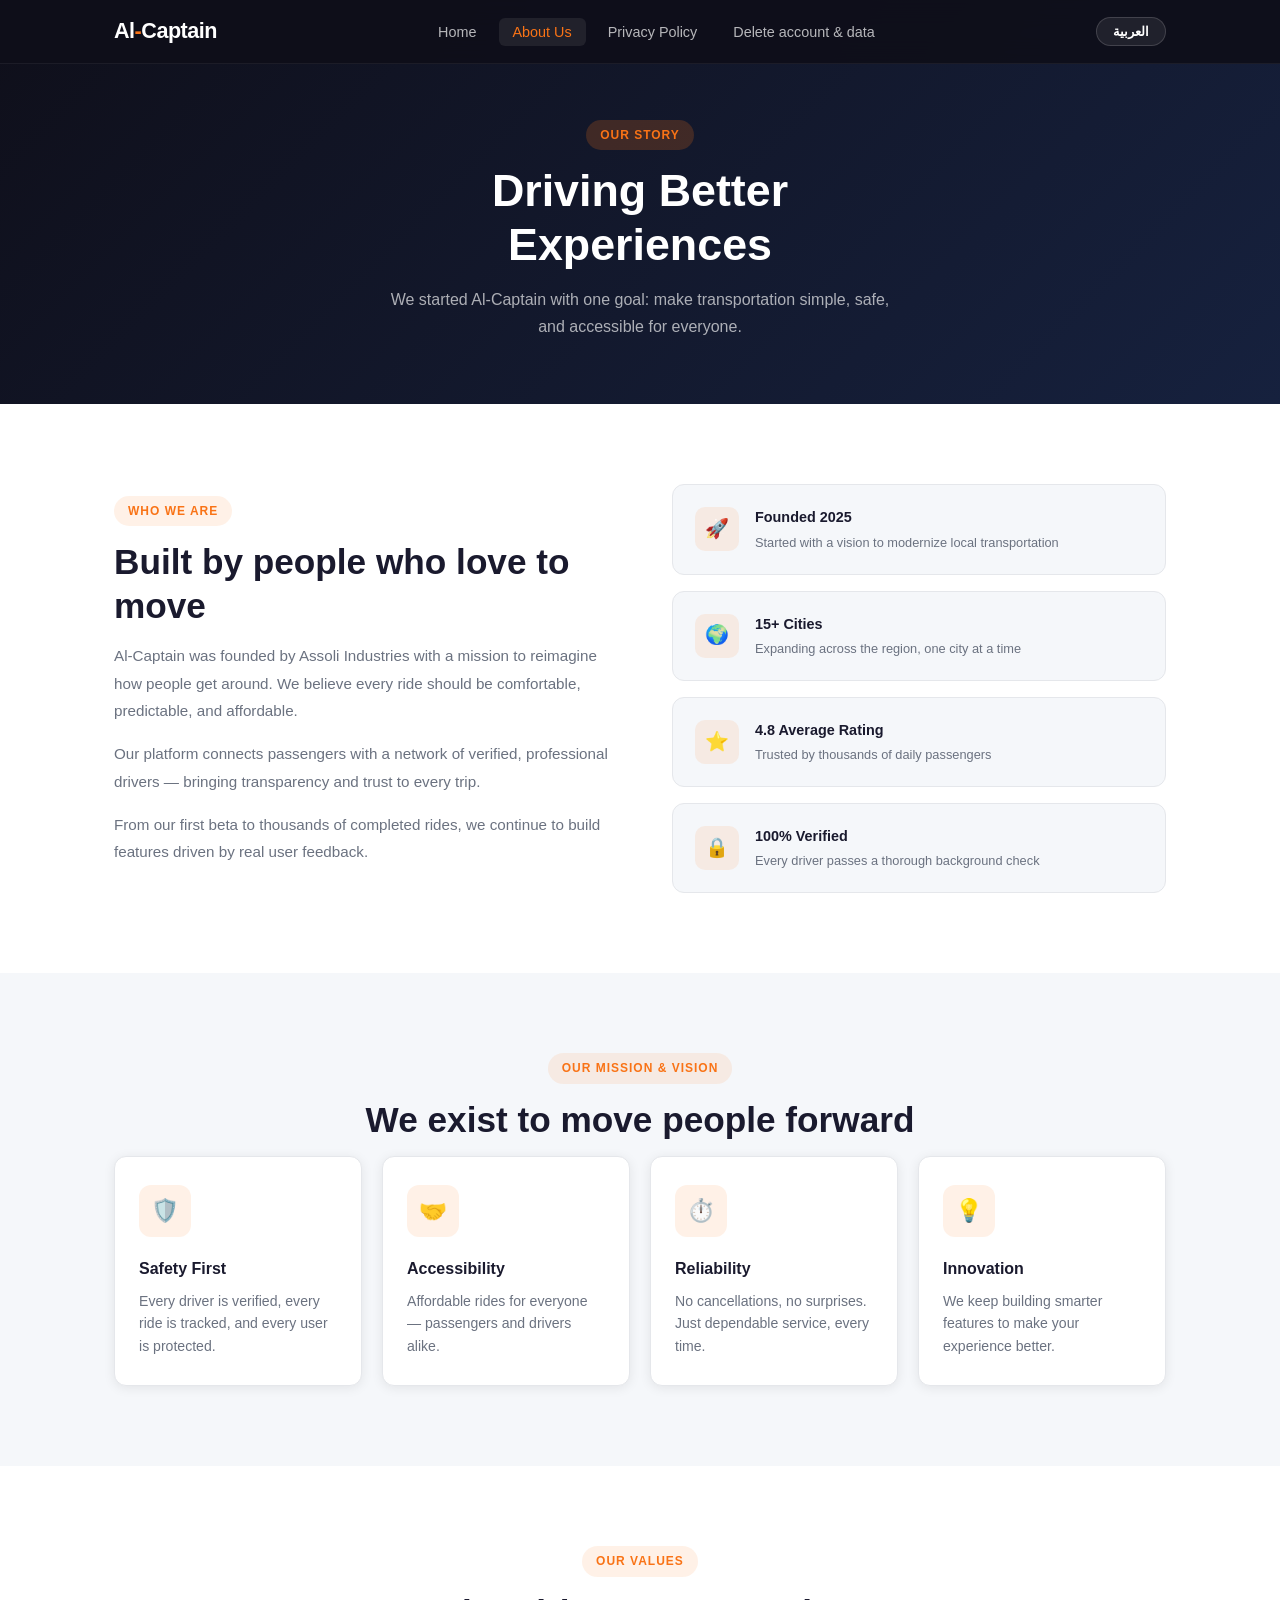
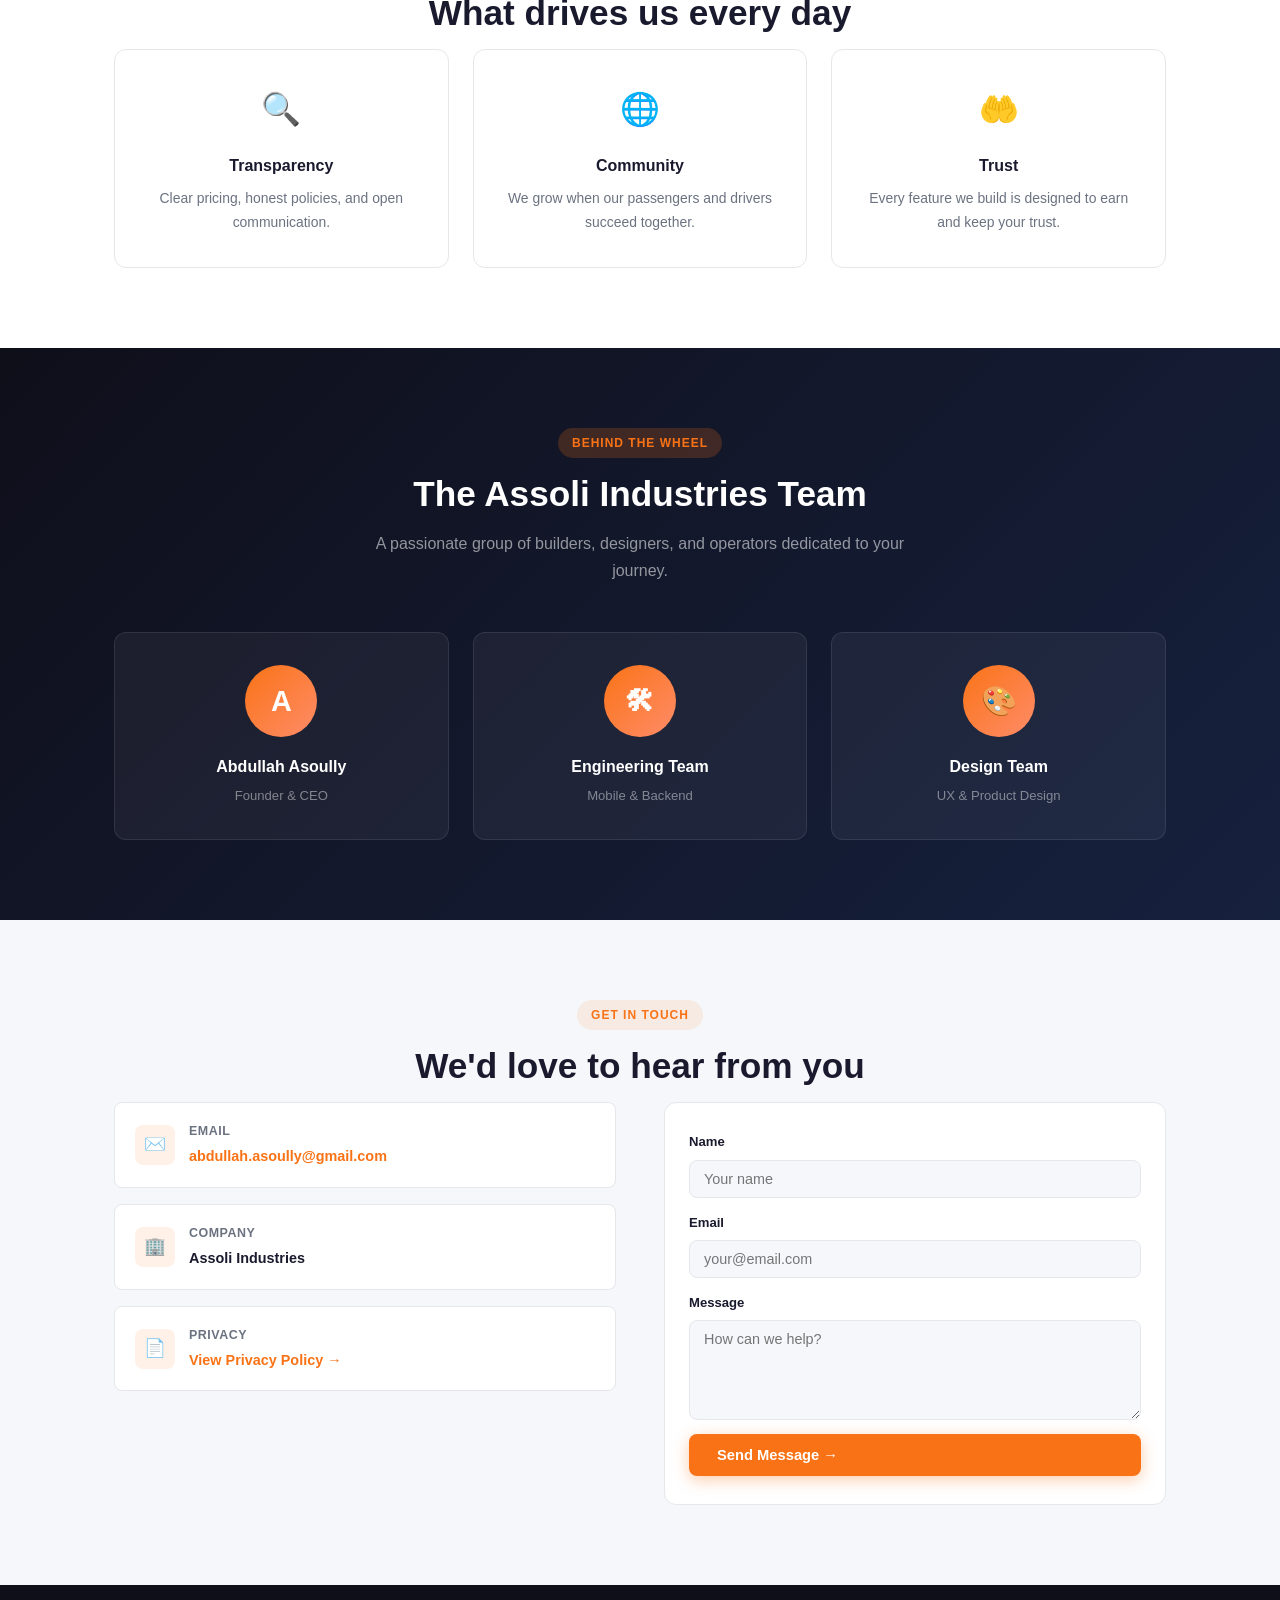
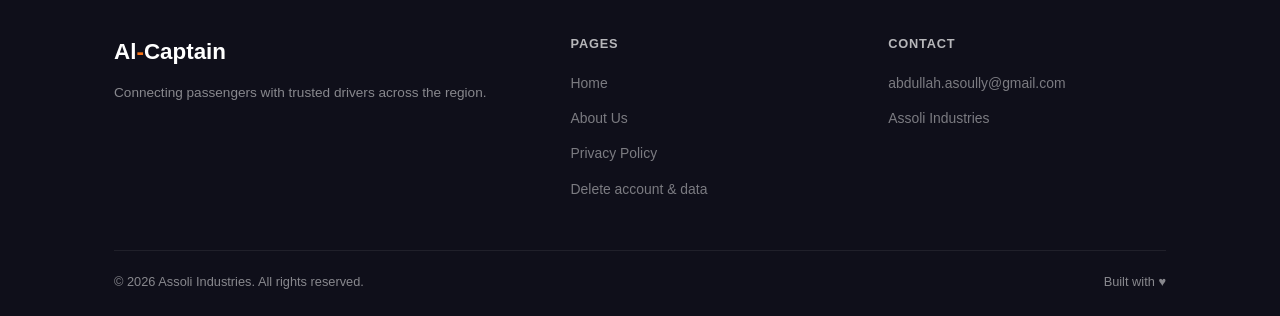
<file: al-captain/about.html>
<!DOCTYPE html>
<html lang="en">
<head>
  <meta charset="UTF-8" />
  <meta name="viewport" content="width=device-width, initial-scale=1.0" />
  <title>About Us — Al-Captain</title>
  <link rel="stylesheet" href="assets/css/style.css" />
  <style>
    /* ── Story ── */
    .story-section { background: var(--white); }

    .story-inner {
      display: grid;
      grid-template-columns: 1fr 1fr;
      gap: 64px;
      align-items: center;
    }

    .story-text p {
      font-size: 0.95rem;
      color: var(--muted);
      margin-bottom: 16px;
      line-height: 1.8;
    }

    .story-visual {
      display: flex;
      flex-direction: column;
      gap: 16px;
    }

    .story-card {
      background: var(--light);
      border: 1px solid var(--border);
      border-radius: var(--radius);
      padding: 20px 22px;
      display: flex;
      align-items: center;
      gap: 16px;
      transition: transform var(--transition), box-shadow var(--transition);
    }

    .story-card:hover {
      transform: translateX(6px);
      box-shadow: var(--card-shadow);
    }

    body[dir="rtl"] .story-card:hover { transform: translateX(-6px); }

    .story-card-icon {
      width: 44px; height: 44px;
      background: rgba(249,115,22,0.1);
      border-radius: 10px;
      display: flex;
      align-items: center;
      justify-content: center;
      font-size: 1.2rem;
      flex-shrink: 0;
    }

    .story-card h4 {
      font-size: 0.9rem;
      font-weight: 700;
      color: var(--navy);
      margin-bottom: 2px;
    }

    .story-card p {
      font-size: 0.8rem;
      color: var(--muted);
    }

    /* ── Mission ── */
    .mission-section { background: var(--light); }

    /* ── Values ── */
    .values-section { background: var(--white); }

    .values-inner {
      display: grid;
      grid-template-columns: repeat(3, 1fr);
      gap: 24px;
    }

    .value-card {
      background: var(--white);
      border: 1px solid var(--border);
      border-radius: var(--radius);
      padding: 32px 24px;
      text-align: center;
      position: relative;
      overflow: hidden;
      transition: transform var(--transition), box-shadow var(--transition);
    }

    .value-card::before {
      content: "";
      position: absolute;
      top: 0; left: 0; right: 0;
      height: 3px;
      background: var(--accent);
      transform: scaleX(0);
      transform-origin: left;
      transition: transform 0.3s ease;
    }

    body[dir="rtl"] .value-card::before { transform-origin: right; }

    .value-card:hover { transform: translateY(-6px); box-shadow: 0 12px 32px rgba(0,0,0,0.1); }
    .value-card:hover::before { transform: scaleX(1); }

    .value-icon { font-size: 2rem; margin-bottom: 16px; }
    .value-card h3 { font-size: 1rem; font-weight: 700; color: var(--navy); margin-bottom: 8px; }
    .value-card p  { font-size: 0.87rem; color: var(--muted); }

    /* ── Team ── */
    .team-section {
      background: linear-gradient(135deg, var(--dark) 0%, var(--mid) 100%);
      padding: 80px 0;
      text-align: center;
      color: var(--white);
    }

    .team-section .section-tag { background: rgba(249,115,22,0.2); }
    .team-section .section-title { color: var(--white); }
    .team-section .section-sub   { color: rgba(255,255,255,0.55); margin-left: auto; margin-right: auto; }

    .team-grid {
      display: grid;
      grid-template-columns: repeat(3, 1fr);
      gap: 24px;
      margin-top: 48px;
    }

    .team-card {
      background: rgba(255,255,255,0.05);
      border: 1px solid rgba(255,255,255,0.09);
      border-radius: var(--radius);
      padding: 32px 20px;
      text-align: center;
      transition: transform var(--transition), background var(--transition);
    }

    .team-card:hover { transform: translateY(-6px); background: rgba(255,255,255,0.08); }

    .team-avatar {
      width: 72px; height: 72px;
      background: linear-gradient(135deg, var(--accent), #ff8c69);
      border-radius: 50%;
      margin: 0 auto 16px;
      display: flex;
      align-items: center;
      justify-content: center;
      font-size: 1.8rem;
      color: white;
      font-weight: 800;
    }

    .team-card h3 { font-size: 1rem; font-weight: 700; color: var(--white); margin-bottom: 4px; }
    .team-card p  { font-size: 0.82rem; color: rgba(255,255,255,0.45); }

    /* ── Contact ── */
    .contact-section { background: var(--light); }

    .contact-inner {
      display: grid;
      grid-template-columns: 1fr 1fr;
      gap: 48px;
      align-items: start;
    }

    .contact-info { display: flex; flex-direction: column; gap: 16px; }

    .contact-item {
      background: var(--white);
      border: 1px solid var(--border);
      border-radius: var(--radius-sm);
      padding: 18px 20px;
      display: flex;
      align-items: center;
      gap: 14px;
    }

    .contact-item-icon {
      width: 40px; height: 40px;
      background: rgba(249,115,22,0.1);
      border-radius: 8px;
      display: flex;
      align-items: center;
      justify-content: center;
      font-size: 1.1rem;
      flex-shrink: 0;
    }

    .contact-item h4 { font-size: 0.78rem; color: var(--muted); font-weight: 600; margin-bottom: 2px; text-transform: uppercase; letter-spacing: 0.5px; }
    .contact-item p  { font-size: 0.9rem; font-weight: 600; color: var(--navy); }
    .contact-item a  { color: var(--accent); text-decoration: none; }
    .contact-item a:hover { text-decoration: underline; }

    .contact-form {
      background: var(--white);
      border: 1px solid var(--border);
      border-radius: var(--radius);
      padding: 28px 24px;
      display: flex;
      flex-direction: column;
      gap: 14px;
    }

    .form-group { display: flex; flex-direction: column; gap: 6px; }

    .form-group label {
      font-size: 0.82rem;
      font-weight: 600;
      color: var(--navy);
    }

    .form-group input,
    .form-group textarea {
      border: 1.5px solid var(--border);
      border-radius: 8px;
      padding: 10px 14px;
      font-size: 0.9rem;
      font-family: inherit;
      color: var(--text);
      background: var(--light);
      transition: border-color var(--transition);
      outline: none;
      resize: vertical;
    }

    .form-group input:focus,
    .form-group textarea:focus {
      border-color: var(--accent);
      background: var(--white);
    }

    .form-group textarea { min-height: 100px; }

    .form-status {
      font-size: 0.85rem;
      font-weight: 600;
      padding: 10px 14px;
      border-radius: 8px;
      display: none;
    }
    .form-status.success { background: rgba(74,222,128,0.1); color: #16a34a; display: block; }
    .form-status.error   { background: rgba(239,68,68,0.1);  color: #dc2626; display: block; }

    /* ── Responsive ── */
    @media (max-width: 768px) {
      .story-inner, .contact-inner { grid-template-columns: 1fr; gap: 36px; }
      .values-inner, .team-grid    { grid-template-columns: 1fr; }
    }
    @media (max-width: 640px) {
      .values-inner { grid-template-columns: 1fr; }
      .team-grid    { grid-template-columns: 1fr; }
    }
  </style>
</head>
<body>

<!-- ════ NAV ════ -->
<nav class="navbar">
  <div class="nav-inner">
    <a href="index.html" class="nav-logo">Al<span>-</span>Captain</a>
    <ul class="nav-links">
      <li><a href="index.html" data-i18n="nav.home">Home</a></li>
      <li><a href="about.html" data-i18n="nav.about">About Us</a></li>
      <li><a href="privacy-policy.html" data-i18n="nav.privacy">Privacy Policy</a></li>
      <li><a href="delete-account.html" data-i18n="nav.deletion">Delete account &amp; data</a></li>
    </ul>
    <div class="nav-right">
      <button class="lang-btn" onclick="toggleLang()">العربية</button>
      <div class="hamburger" aria-label="Menu">
        <span></span><span></span><span></span>
      </div>
    </div>
  </div>
</nav>

<div class="mobile-nav">
  <a href="index.html" data-i18n="nav.home">Home</a>
  <a href="about.html" data-i18n="nav.about">About Us</a>
  <a href="privacy-policy.html" data-i18n="nav.privacy">Privacy Policy</a>
  <a href="delete-account.html" data-i18n="nav.deletion">Delete account &amp; data</a>
</div>

<!-- ════ PAGE HERO ════ -->
<section class="page-hero">
  <div class="container">
    <span class="section-tag" data-i18n="about.hero.tag">Our Story</span>
    <h1 data-i18n="about.hero.title">Driving Better<br>Experiences</h1>
    <p data-i18n="about.hero.sub">We started Al-Captain with one goal: make transportation simple, safe, and accessible for everyone.</p>
  </div>
</section>

<!-- ════ STORY ════ -->
<section class="section story-section">
  <div class="container">
    <div class="story-inner">
      <div class="story-text reveal">
        <span class="section-tag" data-i18n="story.tag">Who We Are</span>
        <h2 class="section-title" data-i18n="story.title">Built by people who love to move</h2>
        <p data-i18n="story.p1">Al-Captain was founded by Assoli Industries with a mission to reimagine how people get around. We believe every ride should be comfortable, predictable, and affordable.</p>
        <p data-i18n="story.p2">Our platform connects passengers with a network of verified, professional drivers — bringing transparency and trust to every trip.</p>
        <p data-i18n="story.p3">From our first beta to thousands of completed rides, we continue to build features driven by real user feedback.</p>
      </div>
      <div class="story-visual reveal">
        <div class="story-card">
          <div class="story-card-icon">🚀</div>
          <div>
            <h4>Founded 2025</h4>
            <p>Started with a vision to modernize local transportation</p>
          </div>
        </div>
        <div class="story-card">
          <div class="story-card-icon">🌍</div>
          <div>
            <h4>15+ Cities</h4>
            <p>Expanding across the region, one city at a time</p>
          </div>
        </div>
        <div class="story-card">
          <div class="story-card-icon">⭐</div>
          <div>
            <h4>4.8 Average Rating</h4>
            <p>Trusted by thousands of daily passengers</p>
          </div>
        </div>
        <div class="story-card">
          <div class="story-card-icon">🔒</div>
          <div>
            <h4>100% Verified</h4>
            <p>Every driver passes a thorough background check</p>
          </div>
        </div>
      </div>
    </div>
  </div>
</section>

<!-- ════ MISSION ════ -->
<section class="section mission-section">
  <div class="container">
    <div class="text-center reveal">
      <span class="section-tag" data-i18n="mission.tag">Our Mission &amp; Vision</span>
      <h2 class="section-title" data-i18n="mission.title">We exist to move people forward</h2>
    </div>
    <div class="grid-4">
      <div class="card reveal">
        <div class="card-icon">🛡️</div>
        <h3 data-i18n="m1.title">Safety First</h3>
        <p data-i18n="m1.desc">Every driver is verified, every ride is tracked, and every user is protected.</p>
      </div>
      <div class="card reveal">
        <div class="card-icon">🤝</div>
        <h3 data-i18n="m2.title">Accessibility</h3>
        <p data-i18n="m2.desc">Affordable rides for everyone — passengers and drivers alike.</p>
      </div>
      <div class="card reveal">
        <div class="card-icon">⏱️</div>
        <h3 data-i18n="m3.title">Reliability</h3>
        <p data-i18n="m3.desc">No cancellations, no surprises. Just dependable service, every time.</p>
      </div>
      <div class="card reveal">
        <div class="card-icon">💡</div>
        <h3 data-i18n="m4.title">Innovation</h3>
        <p data-i18n="m4.desc">We keep building smarter features to make your experience better.</p>
      </div>
    </div>
  </div>
</section>

<!-- ════ VALUES ════ -->
<section class="section values-section">
  <div class="container">
    <div class="text-center reveal">
      <span class="section-tag" data-i18n="values.tag">Our Values</span>
      <h2 class="section-title" data-i18n="values.title">What drives us every day</h2>
    </div>
    <div class="values-inner">
      <div class="value-card reveal">
        <div class="value-icon">🔍</div>
        <h3 data-i18n="v1.title">Transparency</h3>
        <p data-i18n="v1.desc">Clear pricing, honest policies, and open communication.</p>
      </div>
      <div class="value-card reveal">
        <div class="value-icon">🌐</div>
        <h3 data-i18n="v2.title">Community</h3>
        <p data-i18n="v2.desc">We grow when our passengers and drivers succeed together.</p>
      </div>
      <div class="value-card reveal">
        <div class="value-icon">🤲</div>
        <h3 data-i18n="v3.title">Trust</h3>
        <p data-i18n="v3.desc">Every feature we build is designed to earn and keep your trust.</p>
      </div>
    </div>
  </div>
</section>

<!-- ════ TEAM ════ -->
<section class="team-section">
  <div class="container">
    <span class="section-tag" data-i18n="team.tag">Behind the Wheel</span>
    <h2 class="section-title" data-i18n="team.title">The Assoli Industries Team</h2>
    <p class="section-sub" data-i18n="team.sub">A passionate group of builders, designers, and operators dedicated to your journey.</p>

    <div class="team-grid">
      <div class="team-card reveal">
        <div class="team-avatar">A</div>
        <h3>Abdullah Asoully</h3>
        <p>Founder & CEO</p>
      </div>
      <div class="team-card reveal">
        <div class="team-avatar">🛠</div>
        <h3>Engineering Team</h3>
        <p>Mobile & Backend</p>
      </div>
      <div class="team-card reveal">
        <div class="team-avatar">🎨</div>
        <h3>Design Team</h3>
        <p>UX & Product Design</p>
      </div>
    </div>
  </div>
</section>

<!-- ════ CONTACT ════ -->
<section class="section contact-section">
  <div class="container">
    <div class="text-center reveal">
      <span class="section-tag" data-i18n="contact.tag">Get in Touch</span>
      <h2 class="section-title" data-i18n="contact.title">We&#x27;d love to hear from you</h2>
    </div>
    <div class="contact-inner">
      <div class="contact-info reveal">
        <div class="contact-item">
          <div class="contact-item-icon">✉️</div>
          <div>
            <h4 data-i18n="contact.email">Email</h4>
            <p><a href="mailto:abdullah.asoully@gmail.com">abdullah.asoully@gmail.com</a></p>
          </div>
        </div>
        <div class="contact-item">
          <div class="contact-item-icon">🏢</div>
          <div>
            <h4 data-i18n="contact.company">Company</h4>
            <p>Assoli Industries</p>
          </div>
        </div>
        <div class="contact-item">
          <div class="contact-item-icon">📄</div>
          <div>
            <h4>Privacy</h4>
            <p><a href="privacy-policy.html">View Privacy Policy →</a></p>
          </div>
        </div>
      </div>

      <form class="contact-form reveal" id="contactForm" onsubmit="handleSubmit(event)">
        <div class="form-group">
          <label for="name">Name</label>
          <input type="text" id="name" placeholder="Your name" required />
        </div>
        <div class="form-group">
          <label for="email">Email</label>
          <input type="email" id="email" placeholder="your@email.com" required />
        </div>
        <div class="form-group">
          <label for="message">Message</label>
          <textarea id="message" placeholder="How can we help?" required></textarea>
        </div>
        <div class="form-status" id="formStatus"></div>
        <button type="submit" class="btn btn-primary">Send Message →</button>
      </form>
    </div>
  </div>
</section>

<!-- ════ FOOTER ════ -->
<footer>
  <div class="container">
    <div class="footer-inner">
      <div class="footer-brand">
        <div class="logo">Al<span>-</span>Captain</div>
        <p data-i18n="footer.tagline">Connecting passengers with trusted drivers across the region.</p>
      </div>
      <div class="footer-col">
        <h4 data-i18n="footer.pages">Pages</h4>
        <ul>
          <li><a href="index.html" data-i18n="nav.home">Home</a></li>
          <li><a href="about.html" data-i18n="nav.about">About Us</a></li>
          <li><a href="privacy-policy.html" data-i18n="nav.privacy">Privacy Policy</a></li>
      <li><a href="delete-account.html" data-i18n="nav.deletion">Delete account &amp; data</a></li>
        </ul>
      </div>
      <div class="footer-col">
        <h4 data-i18n="footer.contact">Contact</h4>
        <ul>
          <li><a href="mailto:abdullah.asoully@gmail.com">abdullah.asoully@gmail.com</a></li>
          <li><a href="#">Assoli Industries</a></li>
        </ul>
      </div>
    </div>
    <div class="footer-bottom">
      <span data-i18n="footer.copy">© 2026 Assoli Industries. All rights reserved.</span>
      <span data-i18n="footer.built">Built with ♥</span>
    </div>
  </div>
</footer>

<script src="assets/js/main.js"></script>
<script>
  function handleSubmit(e) {
    e.preventDefault();
    const status = document.getElementById("formStatus");
    const btn = e.target.querySelector("button[type=submit]");
    btn.disabled = true;
    btn.textContent = "Sending…";

    // simulate async send
    setTimeout(() => {
      status.className = "form-status success";
      status.textContent = currentLang === "ar"
        ? "✓ تم إرسال رسالتك بنجاح!"
        : "✓ Message sent! We'll get back to you soon.";
      e.target.reset();
      btn.disabled = false;
      btn.textContent = currentLang === "ar" ? "إرسال →" : "Send Message →";

      setTimeout(() => { status.className = "form-status"; }, 5000);
    }, 1200);
  }
</script>
</body>
</html>
</file>
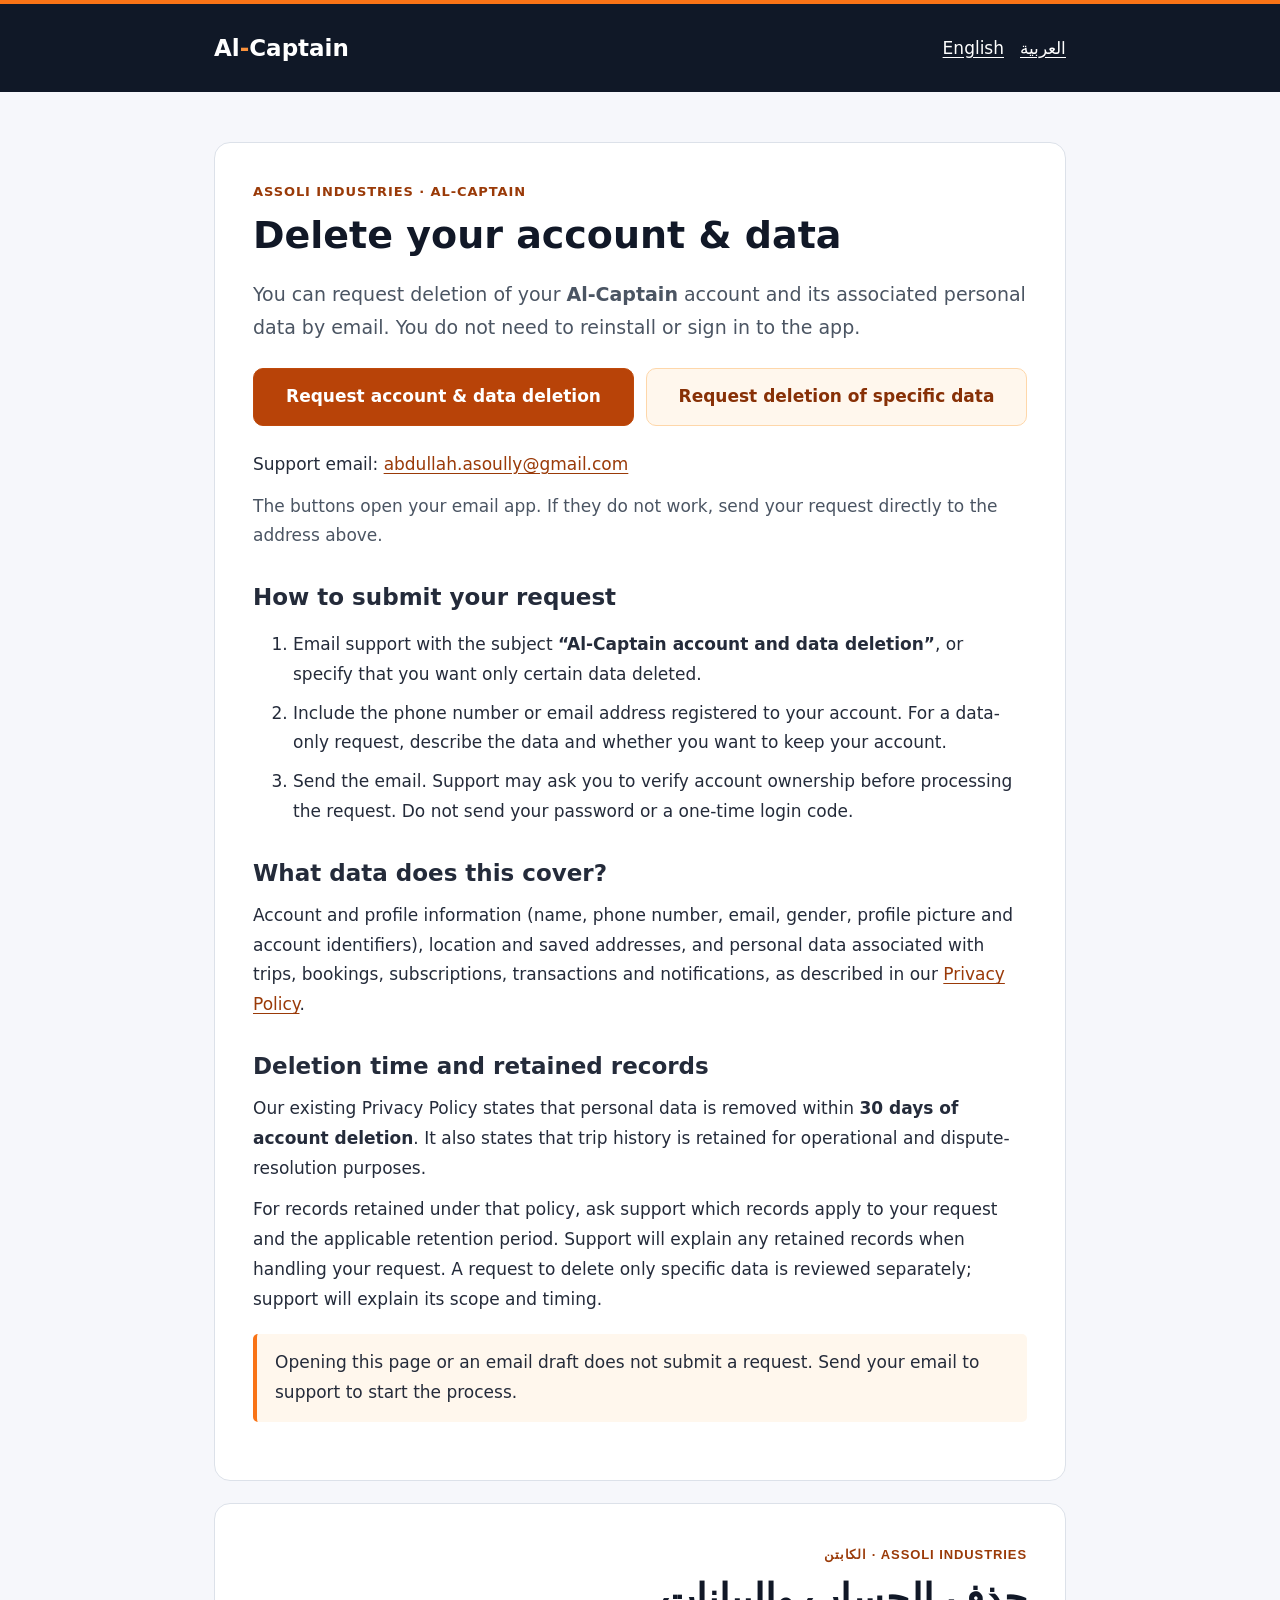
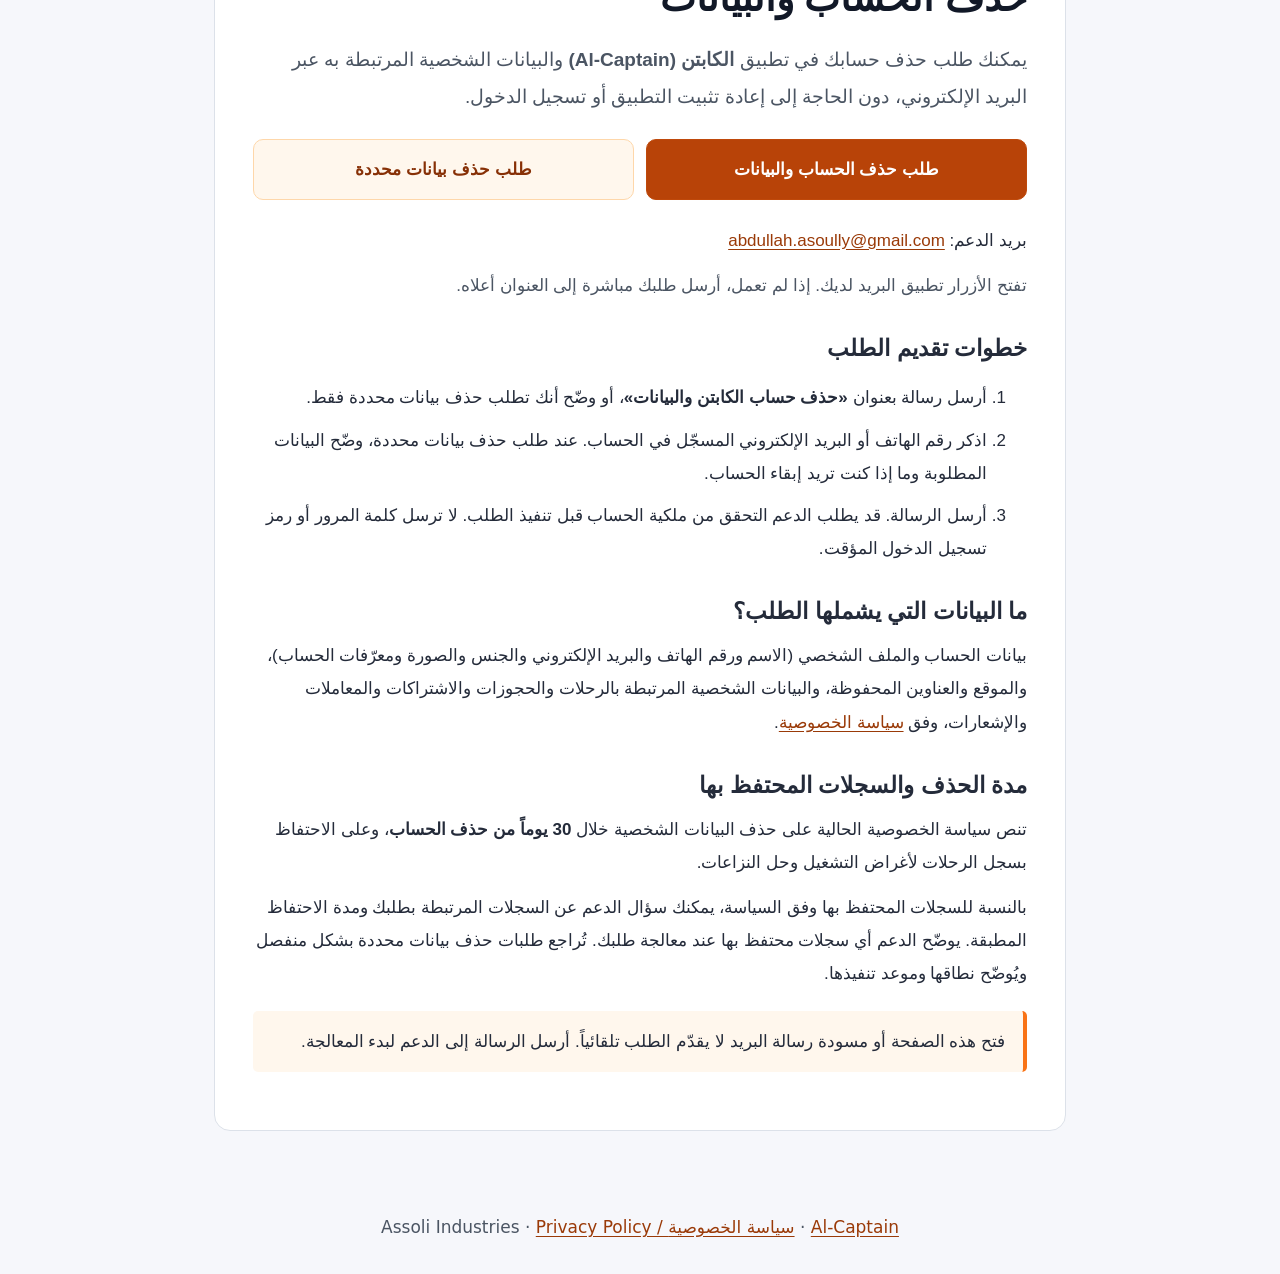
<file: al-captain/delete-account.html>
<!doctype html>
<html lang="en">
<head>
  <meta charset="utf-8">
  <meta name="viewport" content="width=device-width,initial-scale=1">
  <title>Delete account &amp; data | Al-Captain — الكابتن</title>
  <meta name="description" content="Request deletion of your Al-Captain account and personal data. طلب حذف حساب الكابتن والبيانات الشخصية.">
  <style>
    *{box-sizing:border-box}html{scroll-behavior:smooth}body{margin:0;background:#f6f7fb;color:#242b3a;font:17px/1.75 system-ui,-apple-system,'Segoe UI',Tahoma,sans-serif}
    a{color:#9a3a08;text-underline-offset:3px}header{background:#101827;color:white;border-top:4px solid #f97316}
    .wrap{max-width:900px;margin:auto;padding:24px}header .wrap{display:flex;justify-content:space-between;align-items:center;gap:20px;flex-wrap:wrap}
    header a{color:white}header strong{font-size:23px}.brand{text-decoration:none}.brand span{color:#fb923c}
    main{padding-block:28px 60px!important}section{background:#fff;border:1px solid #dce1e9;border-radius:16px;padding:clamp(20px,4vw,38px);margin-block:22px}
    h1{font-size:clamp(28px,5vw,38px);line-height:1.25;color:#111827;margin:8px 0 18px}h2{font-size:23px;line-height:1.4;margin:30px 0 12px}p{margin:12px 0}
    .eyebrow{font-size:13px;font-weight:750;letter-spacing:.07em;text-transform:uppercase;color:#9a3a08}.intro{font-size:19px;color:#4b5563}
    .actions{display:grid;grid-template-columns:1fr 1fr;gap:12px;margin-block:24px}.button{display:flex;justify-content:center;align-items:center;text-align:center;border:1px solid #bf490b;border-radius:10px;padding:13px 18px;font-weight:700;text-decoration:none;color:#fff;background:#b84308}
    .button.secondary{color:#873006;background:#fff7ed;border-color:#fed7aa}.button:hover{filter:brightness(.94)}a:focus-visible{outline:3px solid #2563eb;outline-offset:4px}
    .contact{overflow-wrap:anywhere}.note{background:#fff7ed;border-inline-start:4px solid #f97316;padding:14px 18px;border-radius:5px;margin-block:20px}
    li{margin-block:9px}.muted{color:#4b5563}footer{text-align:center;color:#4b5563;padding:0 24px 32px}.language{white-space:nowrap}.language a+a{margin-inline-start:16px}
    [lang=ar]{font-family:Tahoma,'Segoe UI',sans-serif;line-height:1.95}table{width:100%;border-collapse:collapse;font-size:15px}td,th{text-align:start;padding:12px;border-bottom:1px solid #e5e7eb;vertical-align:top}th{background:#f8fafc}
    @media(max-width:600px){.wrap{padding:18px}.actions{grid-template-columns:1fr}h2{font-size:21px}table{font-size:14px}td,th{padding:8px}}
  </style>
</head>
<body>
<header><div class="wrap"><a class="brand" href="./"><strong>Al<span>-</span>Captain</strong></a><nav class="language" aria-label="Page language"><a href="#english">English</a><a href="#arabic" lang="ar">العربية</a></nav></div></header>
<main class="wrap">
<section id="english" lang="en" aria-labelledby="title-en">
  <div class="eyebrow">Assoli Industries · Al-Captain</div>
  <h1 id="title-en">Delete your account &amp; data</h1>
  <p class="intro">You can request deletion of your <strong>Al-Captain</strong> account and its associated personal data by email. You do not need to reinstall or sign in to the app.</p>
  <div class="actions"><a class="button" href="mailto:abdullah.asoully@gmail.com?subject=Al-Captain%3A%20delete%20my%20account%20and%20associated%20data&amp;body=Please%20delete%20my%20Al-Captain%20account%20and%20the%20personal%20data%20associated%20with%20it.%0A%0ARegistered%20phone%20number%20or%20email%3A%0A%0APlease%20confirm%20receipt%20and%20let%20me%20know%20if%20verification%20is%20needed.">Request account &amp; data deletion</a><a class="button secondary" href="mailto:abdullah.asoully@gmail.com?subject=Al-Captain%3A%20data%20deletion%20request&amp;body=I%20would%20like%20to%20request%20deletion%20of%20the%20following%20Al-Captain%20personal%20data.%0A%0ARegistered%20phone%20number%20or%20email%3A%0AData%20to%20delete%3A%0AShould%20my%20account%20stay%20open%3F%20Yes%20/%20No%0A%0APlease%20confirm%20receipt%20and%20explain%20any%20data%20that%20must%20be%20retained.">Request deletion of specific data</a></div>
  <p class="contact">Support email: <a href="mailto:abdullah.asoully@gmail.com">abdullah.asoully@gmail.com</a></p>
  <p class="muted">The buttons open your email app. If they do not work, send your request directly to the address above.</p>
  <h2>How to submit your request</h2>
  <ol>
    <li>Email support with the subject <strong>“Al-Captain account and data deletion”</strong>, or specify that you want only certain data deleted.</li>
    <li>Include the phone number or email address registered to your account. For a data-only request, describe the data and whether you want to keep your account.</li>
    <li>Send the email. Support may ask you to verify account ownership before processing the request. Do not send your password or a one-time login code.</li>
  </ol>
  <h2>What data does this cover?</h2>
  <p>Account and profile information (name, phone number, email, gender, profile picture and account identifiers), location and saved addresses, and personal data associated with trips, bookings, subscriptions, transactions and notifications, as described in our <a href="privacy-policy.html">Privacy Policy</a>.</p>
  <h2>Deletion time and retained records</h2>
  <p>Our existing Privacy Policy states that personal data is removed within <strong>30 days of account deletion</strong>. It also states that trip history is retained for operational and dispute-resolution purposes.</p>
  <p>For records retained under that policy, ask support which records apply to your request and the applicable retention period. Support will explain any retained records when handling your request. A request to delete only specific data is reviewed separately; support will explain its scope and timing.</p>
  <div class="note">Opening this page or an email draft does not submit a request. Send your email to support to start the process.</div>
</section>
<section id="arabic" lang="ar" dir="rtl" aria-labelledby="title-ar">
  <div class="eyebrow">Assoli Industries · الكابتن</div>
  <h1 id="title-ar">حذف الحساب والبيانات</h1>
  <p class="intro">يمكنك طلب حذف حسابك في تطبيق <strong>الكابتن (Al-Captain)</strong> والبيانات الشخصية المرتبطة به عبر البريد الإلكتروني، دون الحاجة إلى إعادة تثبيت التطبيق أو تسجيل الدخول.</p>
  <div class="actions"><a class="button" href="mailto:abdullah.asoully@gmail.com?subject=Al-Captain%3A%20delete%20my%20account%20and%20associated%20data&amp;body=Please%20delete%20my%20Al-Captain%20account%20and%20the%20personal%20data%20associated%20with%20it.%0A%0ARegistered%20phone%20number%20or%20email%3A%0A%0APlease%20confirm%20receipt%20and%20let%20me%20know%20if%20verification%20is%20needed.">طلب حذف الحساب والبيانات</a><a class="button secondary" href="mailto:abdullah.asoully@gmail.com?subject=Al-Captain%3A%20data%20deletion%20request&amp;body=I%20would%20like%20to%20request%20deletion%20of%20the%20following%20Al-Captain%20personal%20data.%0A%0ARegistered%20phone%20number%20or%20email%3A%0AData%20to%20delete%3A%0AShould%20my%20account%20stay%20open%3F%20Yes%20/%20No%0A%0APlease%20confirm%20receipt%20and%20explain%20any%20data%20that%20must%20be%20retained.">طلب حذف بيانات محددة</a></div>
  <p class="contact">بريد الدعم: <a href="mailto:abdullah.asoully@gmail.com" dir="ltr">abdullah.asoully@gmail.com</a></p>
  <p class="muted">تفتح الأزرار تطبيق البريد لديك. إذا لم تعمل، أرسل طلبك مباشرة إلى العنوان أعلاه.</p>
  <h2>خطوات تقديم الطلب</h2>
  <ol>
    <li>أرسل رسالة بعنوان <strong>«حذف حساب الكابتن والبيانات»</strong>، أو وضّح أنك تطلب حذف بيانات محددة فقط.</li>
    <li>اذكر رقم الهاتف أو البريد الإلكتروني المسجّل في الحساب. عند طلب حذف بيانات محددة، وضّح البيانات المطلوبة وما إذا كنت تريد إبقاء الحساب.</li>
    <li>أرسل الرسالة. قد يطلب الدعم التحقق من ملكية الحساب قبل تنفيذ الطلب. لا ترسل كلمة المرور أو رمز تسجيل الدخول المؤقت.</li>
  </ol>
  <h2>ما البيانات التي يشملها الطلب؟</h2>
  <p>بيانات الحساب والملف الشخصي (الاسم ورقم الهاتف والبريد الإلكتروني والجنس والصورة ومعرّفات الحساب)، والموقع والعناوين المحفوظة، والبيانات الشخصية المرتبطة بالرحلات والحجوزات والاشتراكات والمعاملات والإشعارات، وفق <a href="privacy-policy.html">سياسة الخصوصية</a>.</p>
  <h2>مدة الحذف والسجلات المحتفظ بها</h2>
  <p>تنص سياسة الخصوصية الحالية على حذف البيانات الشخصية خلال <strong>30 يوماً من حذف الحساب</strong>، وعلى الاحتفاظ بسجل الرحلات لأغراض التشغيل وحل النزاعات.</p>
  <p>بالنسبة للسجلات المحتفظ بها وفق السياسة، يمكنك سؤال الدعم عن السجلات المرتبطة بطلبك ومدة الاحتفاظ المطبقة. يوضّح الدعم أي سجلات محتفظ بها عند معالجة طلبك. تُراجع طلبات حذف بيانات محددة بشكل منفصل ويُوضّح نطاقها وموعد تنفيذها.</p>
  <div class="note">فتح هذه الصفحة أو مسودة رسالة البريد لا يقدّم الطلب تلقائياً. أرسل الرسالة إلى الدعم لبدء المعالجة.</div>
</section>
</main>
<footer>Assoli Industries · <a href="privacy-policy.html">Privacy Policy / سياسة الخصوصية</a> · <a href="./">Al-Captain</a></footer>
</body></html>
</file>
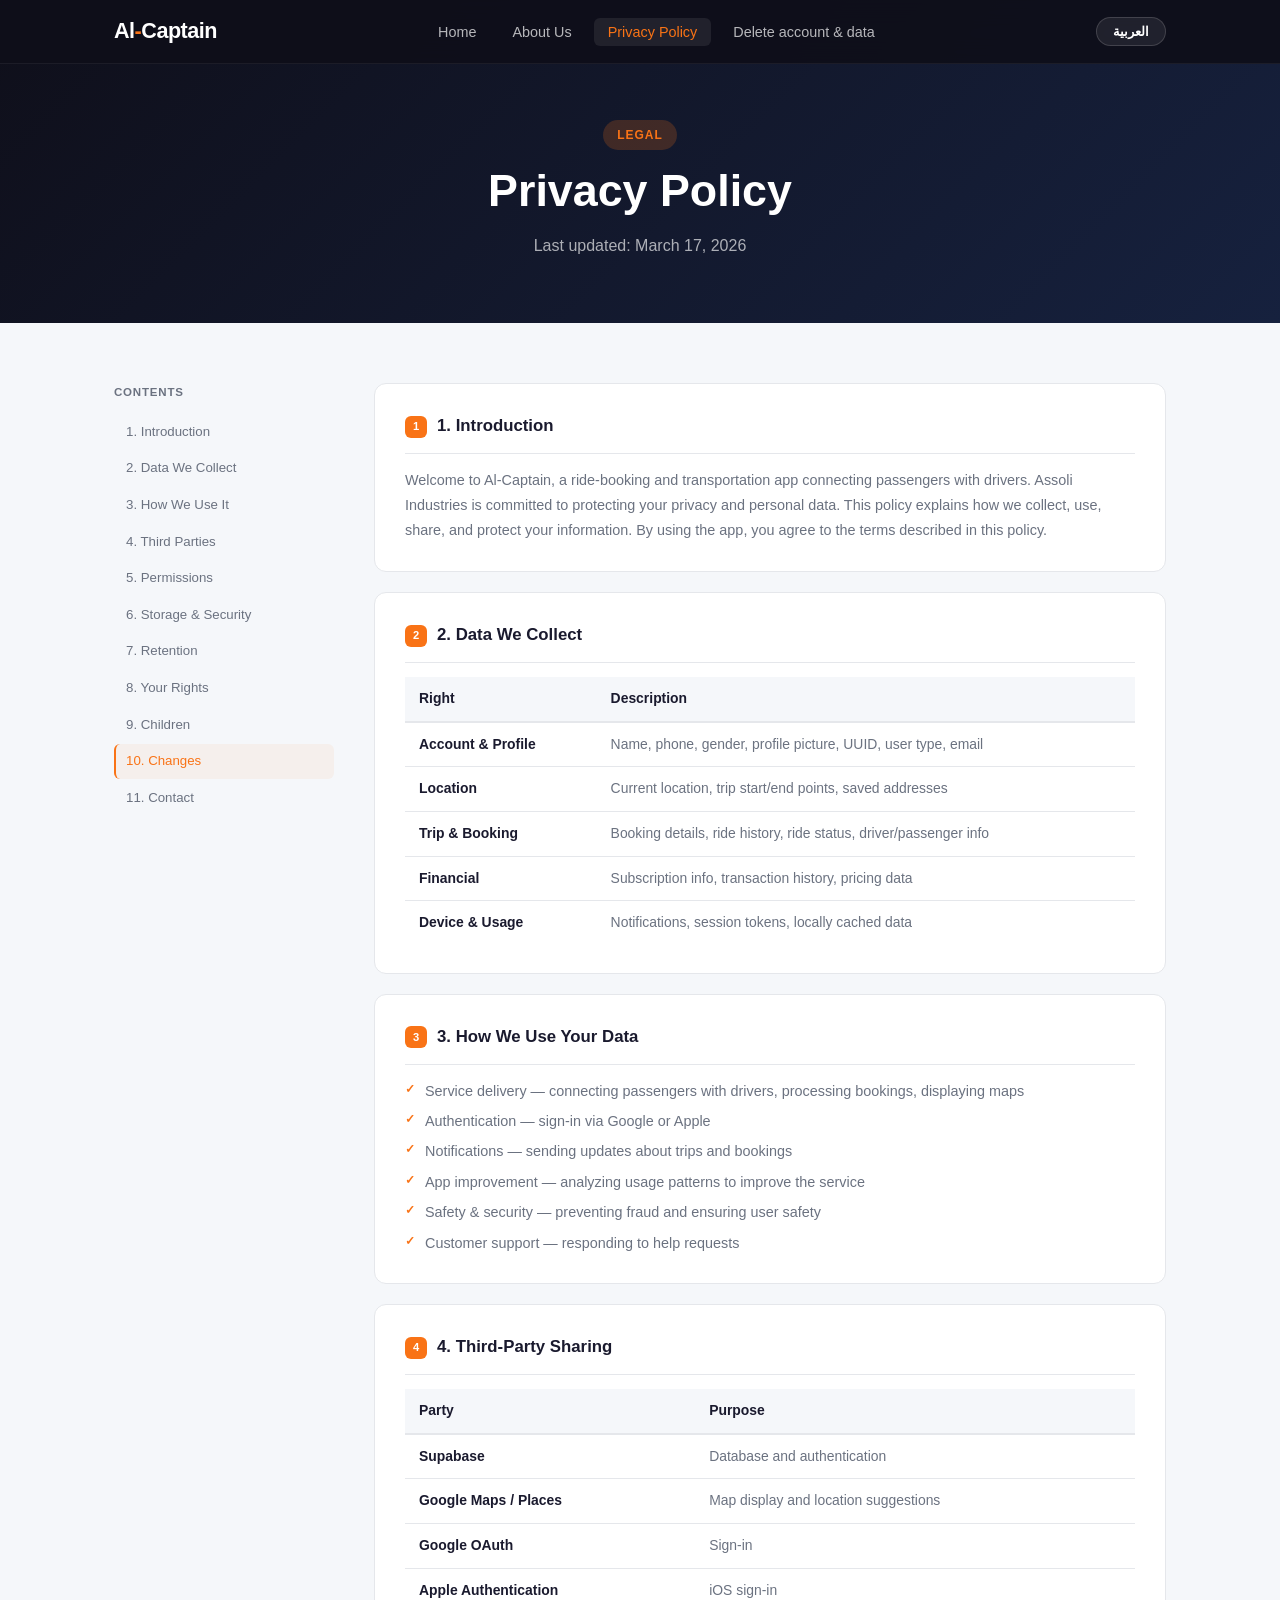
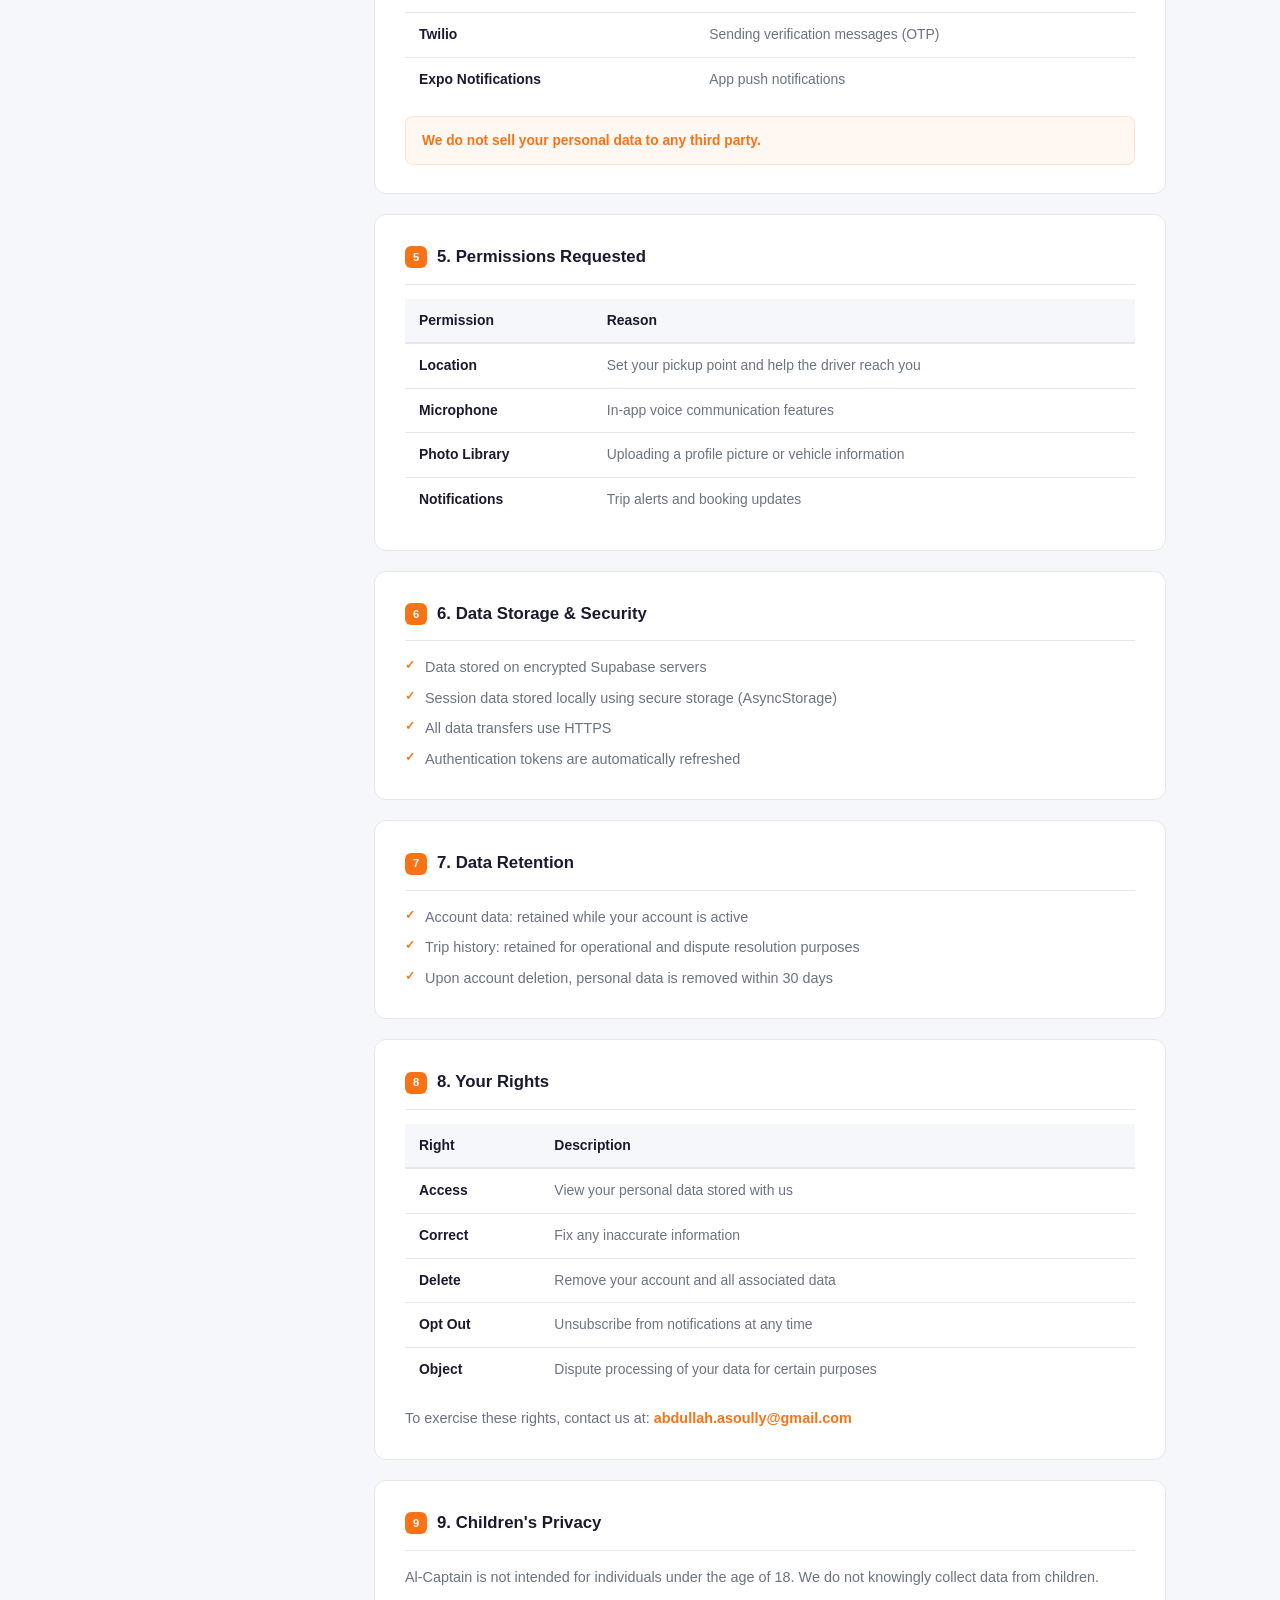
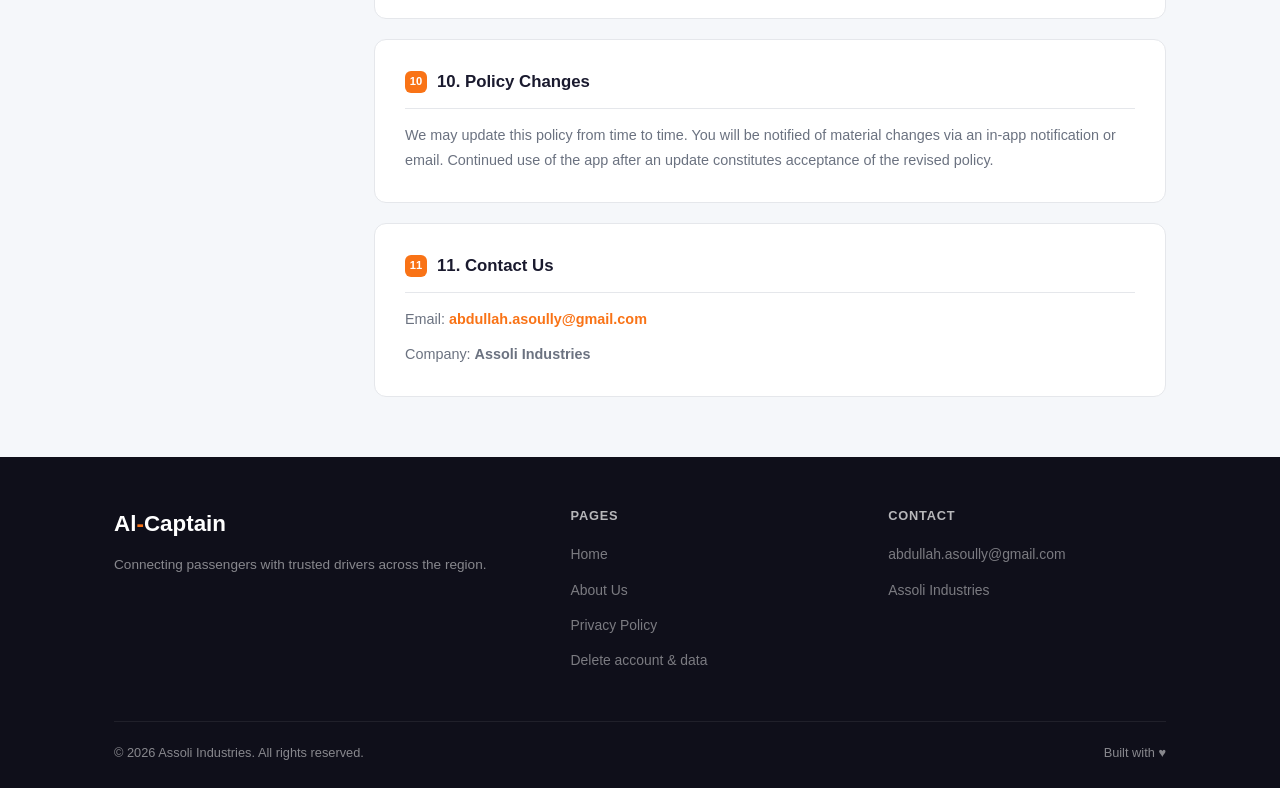
<file: al-captain/privacy-policy.html>
<!DOCTYPE html>
<html lang="en">
<head>
  <meta charset="UTF-8" />
  <meta name="viewport" content="width=device-width, initial-scale=1.0" />
  <title>Privacy Policy — Al-Captain</title>
  <link rel="stylesheet" href="assets/css/style.css" />
  <style>
    /* ── Privacy layout ── */
    .pp-layout {
      display: grid;
      grid-template-columns: 220px 1fr;
      gap: 40px;
      align-items: start;
      padding: 60px 0;
    }

    /* sticky sidebar TOC */
    .pp-toc {
      position: sticky;
      top: 84px;
    }

    .toc-title {
      font-size: 0.72rem;
      font-weight: 700;
      text-transform: uppercase;
      letter-spacing: 0.8px;
      color: var(--muted);
      margin-bottom: 12px;
    }

    .toc-list {
      list-style: none;
      display: flex;
      flex-direction: column;
      gap: 2px;
    }

    .toc-list a {
      display: block;
      font-size: 0.83rem;
      color: var(--muted);
      padding: 6px 10px;
      border-radius: 6px;
      border-left: 2px solid transparent;
      transition: color var(--transition), background var(--transition), border-color var(--transition);
    }

    body[dir="rtl"] .toc-list a {
      border-left: none;
      border-right: 2px solid transparent;
    }

    .toc-list a:hover,
    .toc-list a.active {
      color: var(--accent);
      background: rgba(249,115,22,0.06);
      border-color: var(--accent);
    }

    /* content sections */
    .pp-sections { display: flex; flex-direction: column; gap: 20px; min-width: 0; }

    .pp-card {
      background: var(--white);
      border: 1px solid var(--border);
      border-radius: var(--radius);
      padding: 28px 30px;
      scroll-margin-top: 84px;
      transition: box-shadow var(--transition);
    }

    .pp-card:hover { box-shadow: var(--card-shadow); }

    .pp-card h2 {
      font-size: 1.05rem;
      font-weight: 800;
      color: var(--navy);
      margin-bottom: 14px;
      padding-bottom: 12px;
      border-bottom: 1px solid var(--border);
      display: flex;
      align-items: center;
      gap: 10px;
    }

    .pp-card h2 .pp-num {
      background: var(--accent);
      color: white;
      font-size: 0.7rem;
      font-weight: 800;
      width: 22px; height: 22px;
      border-radius: 6px;
      display: flex;
      align-items: center;
      justify-content: center;
      flex-shrink: 0;
    }

    .pp-card p {
      font-size: 0.9rem;
      color: var(--muted);
      line-height: 1.75;
      margin-bottom: 10px;
    }
    .pp-card p:last-child { margin-bottom: 0; }

    .pp-card ul {
      list-style: none;
      display: flex;
      flex-direction: column;
      gap: 6px;
    }

    .pp-card ul li {
      font-size: 0.9rem;
      color: var(--muted);
      padding-left: 20px;
      position: relative;
    }

    body[dir="rtl"] .pp-card ul li { padding-left: 0; padding-right: 20px; }

    .pp-card ul li::before {
      content: "✓";
      color: var(--accent);
      font-size: 0.75rem;
      font-weight: 700;
      position: absolute;
      left: 0;
    }

    body[dir="rtl"] .pp-card ul li::before { left: auto; right: 0; }

    .pp-note {
      background: rgba(249,115,22,0.06);
      border: 1px solid rgba(249,115,22,0.15);
      border-radius: 8px;
      padding: 12px 16px;
      font-size: 0.86rem;
      color: var(--accent);
      font-weight: 600;
      margin-top: 14px;
    }

    /* tables */
    .pp-table-wrap { overflow-x: auto; margin-top: 14px; }

    table {
      width: 100%;
      border-collapse: collapse;
      font-size: 0.87rem;
    }

    thead tr { background: var(--light); }

    th {
      padding: 10px 14px;
      text-align: left;
      font-weight: 700;
      color: var(--navy);
      border-bottom: 2px solid var(--border);
    }

    body[dir="rtl"] th { text-align: right; }

    td {
      padding: 10px 14px;
      color: var(--muted);
      border-bottom: 1px solid var(--border);
    }

    tr:last-child td { border-bottom: none; }
    tr:hover td { background: var(--light); }

    td strong { color: var(--navy); font-weight: 600; }

    /* contact line */
    .contact-line {
      margin-top: 14px;
      font-size: 0.9rem;
      color: var(--muted);
    }

    .contact-line a {
      color: var(--accent);
      font-weight: 600;
      text-decoration: none;
      overflow-wrap: anywhere;
    }
    .contact-line a:hover { text-decoration: underline; }

    /* responsive */
    @media (max-width: 768px) {
      .pp-layout { grid-template-columns: minmax(0, 1fr); }
      .pp-toc { display: none; }
      .pp-card { padding: 22px 18px; min-width: 0; }
    }
  </style>
</head>
<body>

<!-- ════ NAV ════ -->
<nav class="navbar">
  <div class="nav-inner">
    <a href="index.html" class="nav-logo">Al<span>-</span>Captain</a>
    <ul class="nav-links">
      <li><a href="index.html" data-i18n="nav.home">Home</a></li>
      <li><a href="about.html" data-i18n="nav.about">About Us</a></li>
      <li><a href="privacy-policy.html" data-i18n="nav.privacy">Privacy Policy</a></li>
      <li><a href="delete-account.html" data-i18n="nav.deletion">Delete account &amp; data</a></li>
    </ul>
    <div class="nav-right">
      <button class="lang-btn" onclick="toggleLang()">العربية</button>
      <div class="hamburger" aria-label="Menu">
        <span></span><span></span><span></span>
      </div>
    </div>
  </div>
</nav>

<div class="mobile-nav">
  <a href="index.html" data-i18n="nav.home">Home</a>
  <a href="about.html" data-i18n="nav.about">About Us</a>
  <a href="privacy-policy.html" data-i18n="nav.privacy">Privacy Policy</a>
  <a href="delete-account.html" data-i18n="nav.deletion">Delete account &amp; data</a>
</div>

<!-- ════ PAGE HERO ════ -->
<section class="page-hero">
  <div class="container">
    <span class="section-tag" data-i18n="pp.hero.tag">Legal</span>
    <h1 data-i18n="pp.hero.title">Privacy Policy</h1>
    <p data-i18n="pp.hero.sub">Last updated: March 17, 2026</p>
  </div>
</section>

<!-- ════ CONTENT ════ -->
<div class="container">
  <div class="pp-layout">

    <!-- sidebar TOC -->
    <aside class="pp-toc">
      <div class="toc-title">Contents</div>
      <ul class="toc-list" id="tocList">
        <li><a href="#s1">1. Introduction</a></li>
        <li><a href="#s2">2. Data We Collect</a></li>
        <li><a href="#s3">3. How We Use It</a></li>
        <li><a href="#s4">4. Third Parties</a></li>
        <li><a href="#s5">5. Permissions</a></li>
        <li><a href="#s6">6. Storage & Security</a></li>
        <li><a href="#s7">7. Retention</a></li>
        <li><a href="#s8">8. Your Rights</a></li>
        <li><a href="#s9">9. Children</a></li>
        <li><a href="#s10">10. Changes</a></li>
        <li><a href="#s11">11. Contact</a></li>
      </ul>
    </aside>

    <!-- sections -->
    <div class="pp-sections">

      <div class="pp-card" id="s1">
        <h2><span class="pp-num">1</span> <span data-i18n="pp.s1.title">1. Introduction</span></h2>
        <p data-i18n="pp.s1.body">Welcome to Al-Captain, a ride-booking and transportation app connecting passengers with drivers. Assoli Industries is committed to protecting your privacy and personal data. This policy explains how we collect, use, share, and protect your information. By using the app, you agree to the terms described in this policy.</p>
      </div>

      <div class="pp-card" id="s2">
        <h2><span class="pp-num">2</span> <span data-i18n="pp.s2.title">2. Data We Collect</span></h2>
        <div class="pp-table-wrap">
          <table>
            <thead>
              <tr>
                <th data-i18n="th.right">Right</th>
                <th data-i18n="th.description">Description</th>
              </tr>
            </thead>
            <tbody>
              <tr><td><strong data-i18n="pp.dc1">Account &amp; Profile</strong></td>    <td data-i18n="pp.dc1d">Name, phone, gender, profile picture, UUID, user type, email</td></tr>
              <tr><td><strong data-i18n="pp.dc2">Location</strong></td>              <td data-i18n="pp.dc2d">Current location, trip start/end points, saved addresses</td></tr>
              <tr><td><strong data-i18n="pp.dc3">Trip &amp; Booking</strong></td>        <td data-i18n="pp.dc3d">Booking details, ride history, ride status, driver/passenger info</td></tr>
              <tr><td><strong data-i18n="pp.dc4">Financial</strong></td>             <td data-i18n="pp.dc4d">Subscription info, transaction history, pricing data</td></tr>
              <tr><td><strong data-i18n="pp.dc5">Device &amp; Usage</strong></td>        <td data-i18n="pp.dc5d">Notifications, session tokens, locally cached data</td></tr>
            </tbody>
          </table>
        </div>
      </div>

      <div class="pp-card" id="s3">
        <h2><span class="pp-num">3</span> <span data-i18n="pp.s3.title">3. How We Use Your Data</span></h2>
        <ul>
          <li data-i18n="pp.use1">Service delivery — connecting passengers with drivers, processing bookings, displaying maps</li>
          <li data-i18n="pp.use2">Authentication — sign-in via Google or Apple</li>
          <li data-i18n="pp.use3">Notifications — sending updates about trips and bookings</li>
          <li data-i18n="pp.use4">App improvement — analyzing usage patterns to improve the service</li>
          <li data-i18n="pp.use5">Safety &amp; security — preventing fraud and ensuring user safety</li>
          <li data-i18n="pp.use6">Customer support — responding to help requests</li>
        </ul>
      </div>

      <div class="pp-card" id="s4">
        <h2><span class="pp-num">4</span> <span data-i18n="pp.s4.title">4. Third-Party Sharing</span></h2>
        <div class="pp-table-wrap">
          <table>
            <thead>
              <tr>
                <th data-i18n="th.party">Party</th>
                <th data-i18n="th.purpose">Purpose</th>
              </tr>
            </thead>
            <tbody>
              <tr><td><strong data-i18n="pp.tp1">Supabase</strong></td>             <td data-i18n="pp.tp1p">Database and authentication</td></tr>
              <tr><td><strong data-i18n="pp.tp2">Google Maps / Places</strong></td>           <td data-i18n="pp.tp2p">Map display and location suggestions</td></tr>
              <tr><td><strong data-i18n="pp.tp3">Google OAuth</strong></td>          <td data-i18n="pp.tp3p">Sign-in</td></tr>
              <tr><td><strong data-i18n="pp.tp4">Apple Authentication</strong></td>  <td data-i18n="pp.tp4p">iOS sign-in</td></tr>
              <tr><td><strong data-i18n="pp.tp5">Twilio</strong></td>               <td data-i18n="pp.tp5p">Sending verification messages (OTP)</td></tr>
              <tr><td><strong data-i18n="pp.tp6">Expo Notifications</strong></td>   <td data-i18n="pp.tp6p">App push notifications</td></tr>
            </tbody>
          </table>
        </div>
        <div class="pp-note" data-i18n="pp.s4.note">We do not sell your personal data to any third party.</div>
      </div>

      <div class="pp-card" id="s5">
        <h2><span class="pp-num">5</span> <span data-i18n="pp.s5.title">5. Permissions Requested</span></h2>
        <div class="pp-table-wrap">
          <table>
            <thead>
              <tr>
                <th data-i18n="th.perm">Permission</th>
                <th data-i18n="th.reason">Reason</th>
              </tr>
            </thead>
            <tbody>
              <tr><td><strong data-i18n="pp.pm1">Location</strong></td>       <td data-i18n="pp.pm1r">Set your pickup point and help the driver reach you</td></tr>
              <tr><td><strong data-i18n="pp.pm2">Microphone</strong></td>     <td data-i18n="pp.pm2r">In-app voice communication features</td></tr>
              <tr><td><strong data-i18n="pp.pm3">Photo Library</strong></td>  <td data-i18n="pp.pm3r">Uploading a profile picture or vehicle information</td></tr>
              <tr><td><strong data-i18n="pp.pm4">Notifications</strong></td>  <td data-i18n="pp.pm4r">Trip alerts and booking updates</td></tr>
            </tbody>
          </table>
        </div>
      </div>

      <div class="pp-card" id="s6">
        <h2><span class="pp-num">6</span> <span data-i18n="pp.s6.title">6. Data Storage &amp; Security</span></h2>
        <ul>
          <li data-i18n="pp.sec1">Data stored on encrypted Supabase servers</li>
          <li data-i18n="pp.sec2">Session data stored locally using secure storage (AsyncStorage)</li>
          <li data-i18n="pp.sec3">All data transfers use HTTPS</li>
          <li data-i18n="pp.sec4">Authentication tokens are automatically refreshed</li>
        </ul>
      </div>

      <div class="pp-card" id="s7">
        <h2><span class="pp-num">7</span> <span data-i18n="pp.s7.title">7. Data Retention</span></h2>
        <ul>
          <li data-i18n="pp.ret1">Account data: retained while your account is active</li>
          <li data-i18n="pp.ret2">Trip history: retained for operational and dispute resolution purposes</li>
          <li data-i18n="pp.ret3">Upon account deletion, personal data is removed within 30 days</li>
        </ul>
      </div>

      <div class="pp-card" id="s8">
        <h2><span class="pp-num">8</span> <span data-i18n="pp.s8.title">8. Your Rights</span></h2>
        <div class="pp-table-wrap">
          <table>
            <thead>
              <tr>
                <th data-i18n="th.right">Right</th>
                <th data-i18n="th.description">Description</th>
              </tr>
            </thead>
            <tbody>
              <tr><td><strong data-i18n="pp.r1">Access</strong></td>   <td data-i18n="pp.r1d">View your personal data stored with us</td></tr>
              <tr><td><strong data-i18n="pp.r2">Correct</strong></td>  <td data-i18n="pp.r2d">Fix any inaccurate information</td></tr>
              <tr><td><strong data-i18n="pp.r3">Delete</strong></td>   <td data-i18n="pp.r3d">Remove your account and all associated data</td></tr>
              <tr><td><strong data-i18n="pp.r4">Opt Out</strong></td>  <td data-i18n="pp.r4d">Unsubscribe from notifications at any time</td></tr>
              <tr><td><strong data-i18n="pp.r5">Object</strong></td>   <td data-i18n="pp.r5d">Dispute processing of your data for certain purposes</td></tr>
            </tbody>
          </table>
        </div>
        <p class="contact-line">
          <span data-i18n="pp.s8.contact">To exercise these rights, contact us at:</span>
          <a href="mailto:abdullah.asoully@gmail.com"> abdullah.asoully@gmail.com</a>
        </p>
      </div>

      <div class="pp-card" id="s9">
        <h2><span class="pp-num">9</span> <span data-i18n="pp.s9.title">9. Children&#x27;s Privacy</span></h2>
        <p data-i18n="pp.s9.body">Al-Captain is not intended for individuals under the age of 18. We do not knowingly collect data from children.</p>
      </div>

      <div class="pp-card" id="s10">
        <h2><span class="pp-num">10</span> <span data-i18n="pp.s10.title">10. Policy Changes</span></h2>
        <p data-i18n="pp.s10.body">We may update this policy from time to time. You will be notified of material changes via an in-app notification or email. Continued use of the app after an update constitutes acceptance of the revised policy.</p>
      </div>

      <div class="pp-card" id="s11">
        <h2><span class="pp-num">11</span> <span data-i18n="pp.s11.title">11. Contact Us</span></h2>
        <p class="contact-line">
          Email: <a href="mailto:abdullah.asoully@gmail.com">abdullah.asoully@gmail.com</a>
        </p>
        <p class="contact-line" style="margin-top:8px;">Company: <strong>Assoli Industries</strong></p>
      </div>

    </div><!-- /pp-sections -->
  </div><!-- /pp-layout -->
</div>

<!-- ════ FOOTER ════ -->
<footer>
  <div class="container">
    <div class="footer-inner">
      <div class="footer-brand">
        <div class="logo">Al<span>-</span>Captain</div>
        <p data-i18n="footer.tagline">Connecting passengers with trusted drivers across the region.</p>
      </div>
      <div class="footer-col">
        <h4 data-i18n="footer.pages">Pages</h4>
        <ul>
          <li><a href="index.html" data-i18n="nav.home">Home</a></li>
          <li><a href="about.html" data-i18n="nav.about">About Us</a></li>
          <li><a href="privacy-policy.html" data-i18n="nav.privacy">Privacy Policy</a></li>
      <li><a href="delete-account.html" data-i18n="nav.deletion">Delete account &amp; data</a></li>
        </ul>
      </div>
      <div class="footer-col">
        <h4 data-i18n="footer.contact">Contact</h4>
        <ul>
          <li><a href="mailto:abdullah.asoully@gmail.com">abdullah.asoully@gmail.com</a></li>
          <li><a href="#">Assoli Industries</a></li>
        </ul>
      </div>
    </div>
    <div class="footer-bottom">
      <span data-i18n="footer.copy">© 2026 Assoli Industries. All rights reserved.</span>
      <span data-i18n="footer.built">Built with ♥</span>
    </div>
  </div>
</footer>

<script src="assets/js/main.js"></script>
<script>
  /* ── TOC active link on scroll ── */
  const sections = document.querySelectorAll(".pp-card[id]");
  const tocLinks = document.querySelectorAll(".toc-list a");

  const tocObserver = new IntersectionObserver((entries) => {
    entries.forEach(e => {
      if (e.isIntersecting) {
        tocLinks.forEach(a => a.classList.remove("active"));
        const active = document.querySelector(`.toc-list a[href="#${e.target.id}"]`);
        if (active) active.classList.add("active");
      }
    });
  }, { rootMargin: "-20% 0px -70% 0px" });

  sections.forEach(s => tocObserver.observe(s));
</script>
</body>
</html>
</file>
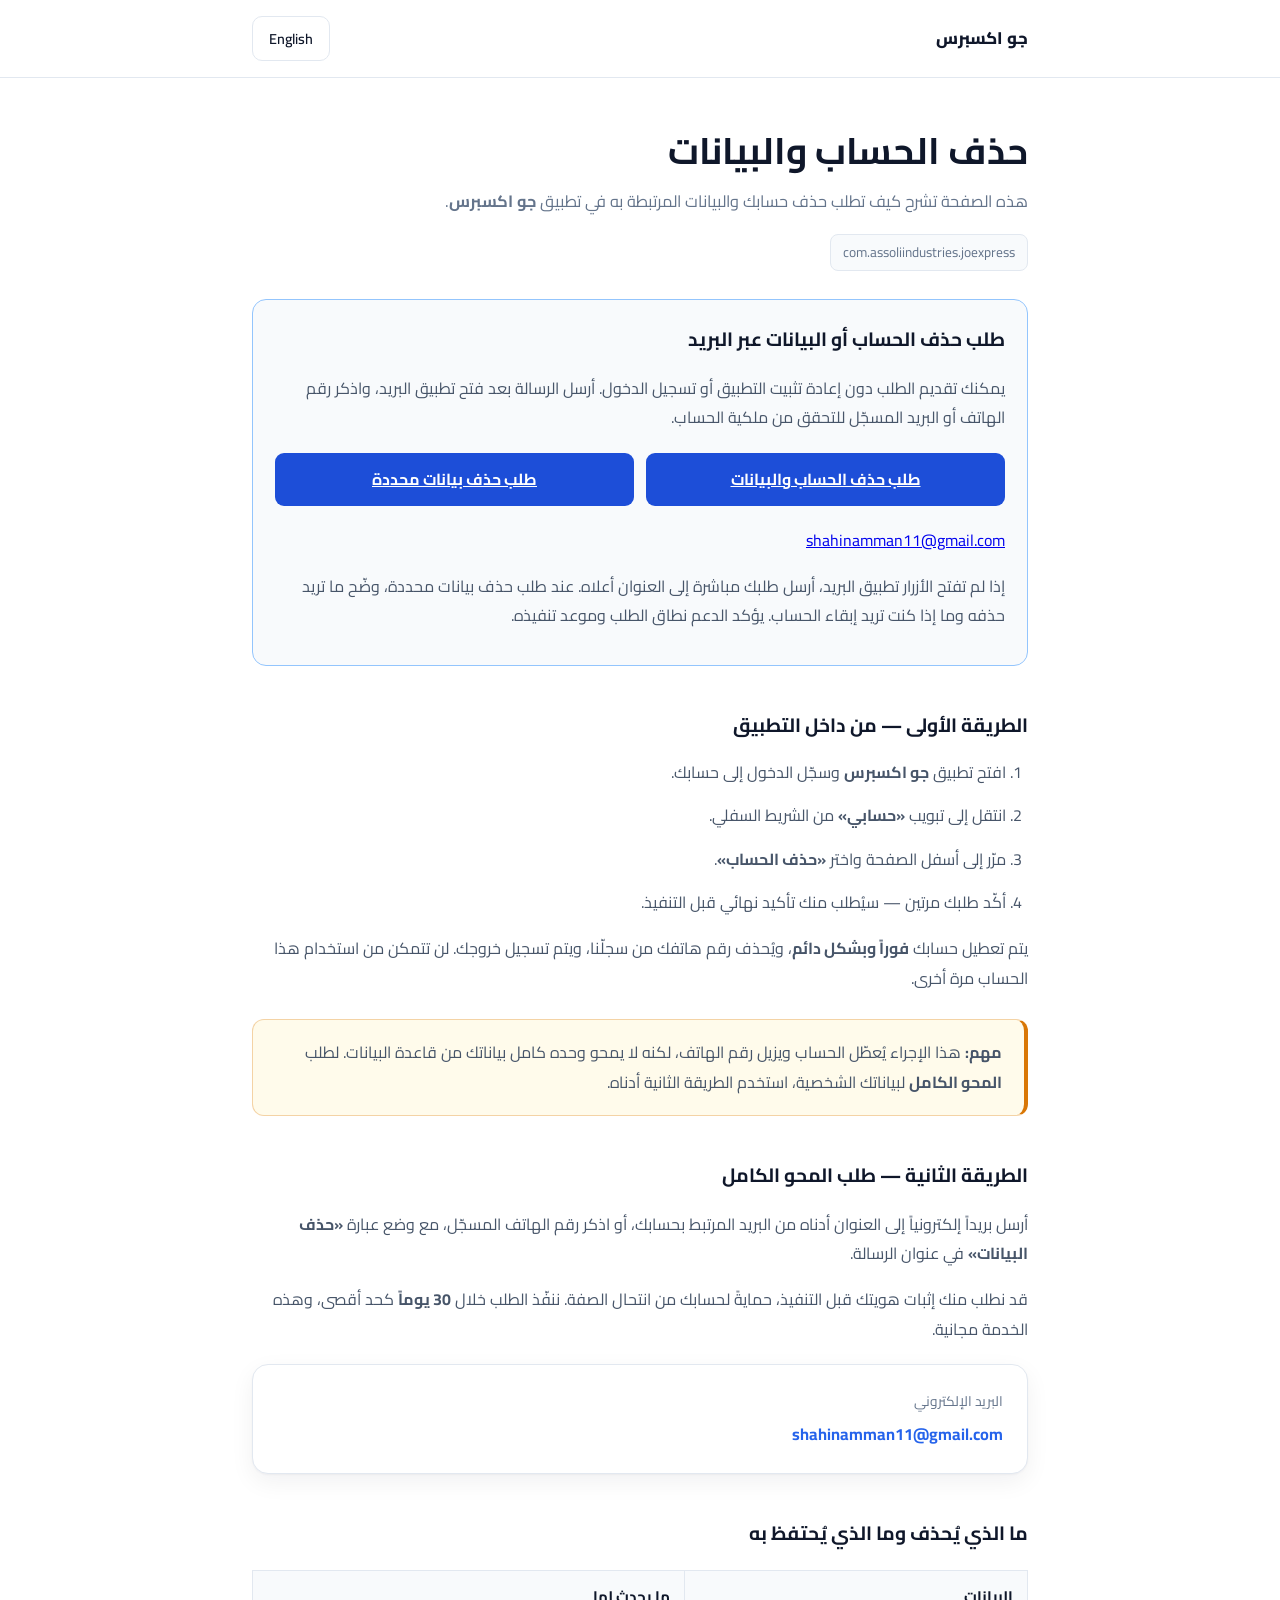
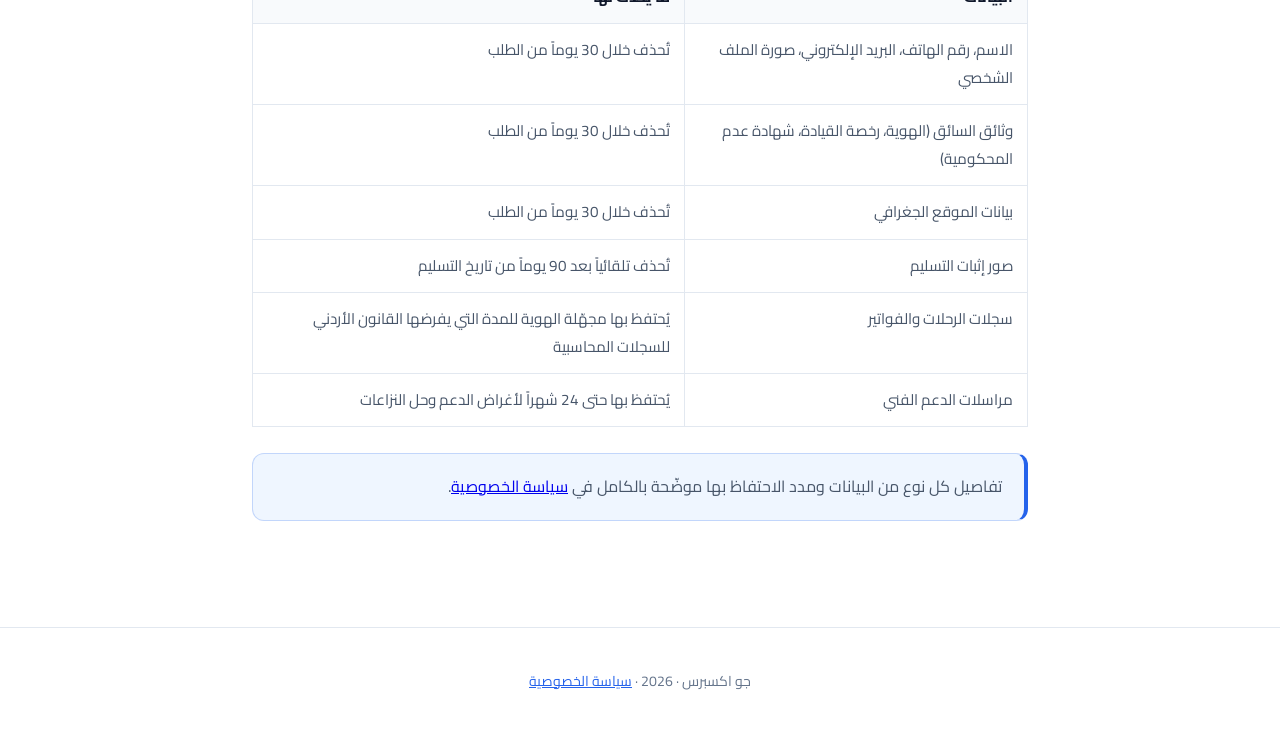
<file: shaheen-group/delete-account.html>
<!doctype html>
<html lang="ar" dir="rtl">
  <head>
    <meta charset="utf-8" />
    <meta name="viewport" content="width=device-width, initial-scale=1" />
    <title>حذف الحساب والبيانات — جو اكسبرس | Delete Account — Jo Express</title>
    <meta
      name="description"
      content="كيفية حذف حسابك وبياناتك في تطبيق جو اكسبرس. How to delete your Jo Express account and associated data."
    />
    <meta name="theme-color" content="#2563eb" />
    <link rel="preconnect" href="https://fonts.googleapis.com" />
    <link rel="preconnect" href="https://fonts.gstatic.com" crossorigin />
    <link
      href="https://fonts.googleapis.com/css2?family=Cairo:wght@400;500;600;700;800&display=swap"
      rel="stylesheet"
    />
    <style>
      :root {
        --blue-50: #eff6ff;
        --blue-600: #2563eb;
        --blue-700: #1d4ed8;
        --blue-900: #1e3a8a;
        --ink: #0f172a;
        --body: #475569;
        --muted: #64748b;
        --line: #e2e8f0;
        --bg: #ffffff;
        --bg-soft: #f8fafc;
        --card: #ffffff;
        --amber-50: #fffbeb;
        --amber-600: #d97706;
        --radius: 16px;
        --shadow:
          0 1px 2px rgba(15, 23, 42, 0.04), 0 8px 24px rgba(15, 23, 42, 0.06);
        --font: "Cairo", system-ui, -apple-system, "Segoe UI", sans-serif;
        --maxw: 820px;
      }

      @media (prefers-color-scheme: dark) {
        :root {
          --ink: #f1f5f9;
          --body: #cbd5e1;
          --muted: #94a3b8;
          --line: #1e293b;
          --bg: #0b1220;
          --bg-soft: #0f172a;
          --card: #111c31;
          --blue-50: #0f2547;
          --amber-50: #2a1f06;
          --shadow:
            0 1px 2px rgba(0, 0, 0, 0.3), 0 8px 24px rgba(0, 0, 0, 0.35);
        }
      }

      *,
      *::before,
      *::after {
        box-sizing: border-box;
      }

      body {
        margin: 0;
        font-family: var(--font);
        color: var(--body);
        background: var(--bg);
        line-height: 1.85;
        -webkit-font-smoothing: antialiased;
      }

      /* ---------- language switching (same contract as index.html) ---------- */
      [data-lang] {
        display: none;
      }
      html[lang="ar"] [data-lang="ar"] {
        display: block;
      }
      html[lang="en"] [data-lang="en"] {
        display: block;
      }
      span[data-lang],
      a[data-lang],
      strong[data-lang],
      li[data-lang] {
        display: none;
      }
      html[lang="ar"] span[data-lang="ar"],
      html[lang="ar"] a[data-lang="ar"],
      html[lang="ar"] strong[data-lang="ar"] {
        display: inline;
      }
      html[lang="en"] span[data-lang="en"],
      html[lang="en"] a[data-lang="en"],
      html[lang="en"] strong[data-lang="en"] {
        display: inline;
      }
      html[lang="ar"] li[data-lang="ar"],
      html[lang="en"] li[data-lang="en"] {
        display: list-item;
      }

      header {
        border-bottom: 1px solid var(--line);
        background: var(--bg);
        position: sticky;
        top: 0;
        z-index: 10;
      }

      .bar {
        max-width: var(--maxw);
        margin: 0 auto;
        padding: 16px 22px;
        display: flex;
        align-items: center;
        justify-content: space-between;
        gap: 16px;
      }

      .brand {
        font-weight: 800;
        color: var(--ink);
        text-decoration: none;
        font-size: 1.05rem;
      }

      .lang-btn {
        padding: 8px 16px;
        border-radius: 10px;
        border: 1px solid var(--line);
        background: var(--card);
        color: var(--ink);
        font-family: inherit;
        font-weight: 600;
        font-size: 0.9rem;
        cursor: pointer;
      }

      main {
        max-width: var(--maxw);
        margin: 0 auto;
        padding: 48px 22px 80px;
      }

      h1 {
        color: var(--ink);
        font-size: clamp(1.7rem, 4vw, 2.3rem);
        line-height: 1.35;
        margin: 0 0 10px;
      }

      h2 {
        color: var(--ink);
        font-size: 1.2rem;
        margin: 42px 0 14px;
      }

      .lede {
        color: var(--muted);
        font-size: 1.02rem;
        margin: 0 0 8px;
      }

      .app-id {
        display: inline-block;
        font-size: 0.85rem;
        color: var(--muted);
        background: var(--bg-soft);
        border: 1px solid var(--line);
        border-radius: 8px;
        padding: 5px 12px;
        margin-top: 10px;
        direction: ltr;
      }

      ol.steps {
        padding-inline-start: 22px;
        margin: 0;
      }

      ol.steps > li {
        margin-bottom: 14px;
      }

      .note {
        background: var(--blue-50);
        border: 1px solid color-mix(in srgb, var(--blue-600) 22%, transparent);
        border-inline-start: 4px solid var(--blue-600);
        border-radius: 12px;
        padding: 18px 22px;
        margin: 26px 0;
      }

      .note p {
        margin: 0;
      }

      .warn {
        background: var(--amber-50);
        border: 1px solid color-mix(in srgb, var(--amber-600) 30%, transparent);
        border-inline-start: 4px solid var(--amber-600);
        border-radius: 12px;
        padding: 18px 22px;
        margin: 26px 0;
      }

      .warn p {
        margin: 0;
      }

      table {
        width: 100%;
        border-collapse: collapse;
        margin: 18px 0;
        font-size: 0.95rem;
      }

      th,
      td {
        border: 1px solid var(--line);
        padding: 12px 14px;
        text-align: start;
        vertical-align: top;
      }

      th {
        background: var(--bg-soft);
        color: var(--ink);
        font-weight: 700;
      }

      .contact-card {
        background: var(--card);
        border: 1px solid var(--line);
        border-radius: var(--radius);
        padding: 24px;
        box-shadow: var(--shadow);
        margin-top: 20px;
      }

      .contact-card .k {
        color: var(--muted);
        font-size: 0.86rem;
        margin-bottom: 4px;
      }

      .contact-card .v {
        color: var(--blue-600);
        font-weight: 700;
        text-decoration: none;
        font-size: 1.02rem;
      }

      .ltr {
        direction: ltr;
        display: inline-block;
      }

      footer {
        border-top: 1px solid var(--line);
        padding: 26px 22px 40px;
        text-align: center;
        color: var(--muted);
        font-size: 0.88rem;
      }

      footer a {
        color: var(--blue-600);
      }
    
      .request-box{margin:28px 0;padding:22px;border:1px solid #93c5fd;border-radius:14px;background:var(--bg-soft)}
      .request-box h2{margin-top:0}.request-actions{display:grid;grid-template-columns:1fr 1fr;gap:12px;margin:20px 0}
      .request-actions>a{display:block;padding:12px 16px;border-radius:9px;background:#1d4ed8;color:#fff;text-align:center;font-weight:700}
      .request-box a{overflow-wrap:anywhere}.request-box p{margin-bottom:12px}
      @media(max-width:600px){.request-actions{grid-template-columns:1fr}.request-box{padding:18px}}
    </style>
  </head>

  <body>
    <header>
      <div class="bar">
        <a class="brand" href="./">
          <span data-lang="ar">جو اكسبرس</span>
          <span data-lang="en">Jo Express</span>
        </a>
        <button
          class="lang-btn"
          id="langBtn"
          type="button"
          onclick="toggleLang()"
        >
          <span data-lang="ar">English</span><span data-lang="en">العربية</span>
        </button>
      </div>
    </header>

    <main>
      <div data-lang="ar">
        <h1>حذف الحساب والبيانات</h1>
        <p class="lede">
          هذه الصفحة تشرح كيف تطلب حذف حسابك والبيانات المرتبطة به في تطبيق
          <strong>جو اكسبرس</strong>.
        </p>
      </div>
      <div data-lang="en">
        <h1>Account &amp; Data Deletion</h1>
        <p class="lede">
          This page explains how to request deletion of your account and its
          associated data in the <strong>Jo Express</strong> app.
        </p>
      </div>
      <span class="app-id">com.assoliindustries.joexpress</span>


      <section class="request-box" aria-label="Request account or data deletion by email">
        <div data-lang="ar"><h2>طلب حذف الحساب أو البيانات عبر البريد</h2><p>يمكنك تقديم الطلب دون إعادة تثبيت التطبيق أو تسجيل الدخول. أرسل الرسالة بعد فتح تطبيق البريد، واذكر رقم الهاتف أو البريد المسجّل للتحقق من ملكية الحساب.</p></div>
        <div data-lang="en"><h2>Request account or data deletion by email</h2><p>You can submit a request without reinstalling or signing in to the app. Send the email after opening your email app, and include your registered phone number or email so support can verify ownership.</p></div>
        <div class="request-actions">
          <a href="mailto:shahinamman11@gmail.com?subject=Jo%20Express%3A%20delete%20my%20account%20and%20associated%20data&amp;body=Please%20delete%20my%20Jo%20Express%20account%20and%20associated%20personal%20data.%0A%0ARegistered%20phone%20number%20or%20email%3A%0A%0APlease%20confirm%20receipt%20and%20explain%20any%20records%20that%20must%20be%20retained."><span data-lang="ar">طلب حذف الحساب والبيانات</span><span data-lang="en">Request account &amp; data deletion</span></a>
          <a href="mailto:shahinamman11@gmail.com?subject=Jo%20Express%3A%20data%20deletion%20request&amp;body=Please%20delete%20the%20following%20Jo%20Express%20personal%20data.%0A%0ARegistered%20phone%20number%20or%20email%3A%0AData%20to%20delete%3A%0AShould%20my%20account%20stay%20open%3F%20Yes%20/%20No%0A%0APlease%20confirm%20the%20scope%20and%20timing%20of%20this%20request."><span data-lang="ar">طلب حذف بيانات محددة</span><span data-lang="en">Request deletion of specific data</span></a>
        </div>
        <p><a href="mailto:shahinamman11@gmail.com" dir="ltr">shahinamman11@gmail.com</a></p>
        <p data-lang="ar">إذا لم تفتح الأزرار تطبيق البريد، أرسل طلبك مباشرة إلى العنوان أعلاه. عند طلب حذف بيانات محددة، وضّح ما تريد حذفه وما إذا كنت تريد إبقاء الحساب. يؤكد الدعم نطاق الطلب وموعد تنفيذه.</p>
        <p data-lang="en">If the buttons do not open your email app, email support directly. For a data-only request, specify the data and whether to keep your account. Support will confirm the request's scope and timing.</p>
      </section>

      <!-- ============ 1. IN-APP ============ -->
      <div data-lang="ar"><h2>الطريقة الأولى — من داخل التطبيق</h2></div>
      <div data-lang="en"><h2>Option 1 — from inside the app</h2></div>

      <div data-lang="ar">
        <ol class="steps">
          <li>افتح تطبيق <strong>جو اكسبرس</strong> وسجّل الدخول إلى حسابك.</li>
          <li>انتقل إلى تبويب <strong>«حسابي»</strong> من الشريط السفلي.</li>
          <li>مرّر إلى أسفل الصفحة واختر <strong>«حذف الحساب»</strong>.</li>
          <li>أكّد طلبك مرتين — سيُطلب منك تأكيد نهائي قبل التنفيذ.</li>
        </ol>
        <p>
          يتم تعطيل حسابك <strong>فوراً وبشكل دائم</strong>، ويُحذف رقم هاتفك من
          سجلّنا، ويتم تسجيل خروجك. لن تتمكن من استخدام هذا الحساب مرة أخرى.
        </p>
      </div>
      <div data-lang="en">
        <ol class="steps">
          <li>Open the <strong>Jo Express</strong> app and sign in.</li>
          <li>Go to the <strong>“My Account”</strong> tab in the bottom bar.</li>
          <li>Scroll to the bottom and tap <strong>“Delete account”</strong>.</li>
          <li>Confirm twice — a final confirmation is required before it runs.</li>
        </ol>
        <p>
          Your account is <strong>immediately and permanently disabled</strong>,
          your phone number is removed from our records, and you are signed out.
          You will not be able to use this account again.
        </p>
      </div>

      <div class="warn">
        <p data-lang="ar">
          <strong>مهم:</strong> هذا الإجراء يُعطّل الحساب ويزيل رقم الهاتف، لكنه
          لا يمحو وحده كامل بياناتك من قاعدة البيانات. لطلب <strong>المحو
          الكامل</strong> لبياناتك الشخصية، استخدم الطريقة الثانية أدناه.
        </p>
        <p data-lang="en">
          <strong>Important:</strong> this disables the account and removes your
          phone number, but on its own it does not erase all of your data from
          our database. To request <strong>full erasure</strong> of your personal
          data, use Option 2 below.
        </p>
      </div>

      <!-- ============ 2. BY EMAIL ============ -->
      <div data-lang="ar"><h2>الطريقة الثانية — طلب المحو الكامل</h2></div>
      <div data-lang="en"><h2>Option 2 — request full erasure</h2></div>

      <div data-lang="ar">
        <p>
          أرسل بريداً إلكترونياً إلى العنوان أدناه من البريد المرتبط بحسابك، أو
          اذكر رقم الهاتف المسجّل، مع وضع عبارة
          <strong>«حذف البيانات»</strong> في عنوان الرسالة.
        </p>
        <p>
          قد نطلب منك إثبات هويتك قبل التنفيذ، حمايةً لحسابك من انتحال الصفة.
          ننفّذ الطلب خلال <strong>30 يوماً</strong> كحد أقصى، وهذه الخدمة
          مجانية.
        </p>
      </div>
      <div data-lang="en">
        <p>
          Email the address below from the address linked to your account, or
          quote your registered phone number, with
          <strong>“Data deletion”</strong> in the subject line.
        </p>
        <p>
          We may ask you to verify your identity first, to protect your account
          from impersonation. Requests are completed within a maximum of
          <strong>30 days</strong>, free of charge.
        </p>
      </div>

      <div class="contact-card">
        <div class="k">
          <span data-lang="ar">البريد الإلكتروني</span
          ><span data-lang="en">Email</span>
        </div>
        <a class="v ltr" href="mailto:shahinamman11@gmail.com?subject=Data%20deletion%20request"
          >shahinamman11@gmail.com</a
        >
      </div>

      <!-- ============ 3. WHAT IS DELETED ============ -->
      <div data-lang="ar"><h2>ما الذي يُحذف وما الذي يُحتفظ به</h2></div>
      <div data-lang="en"><h2>What is deleted and what is retained</h2></div>

      <div data-lang="ar">
        <table>
          <thead>
            <tr>
              <th>البيانات</th>
              <th>ما يحدث لها</th>
            </tr>
          </thead>
          <tbody>
            <tr>
              <td>الاسم، رقم الهاتف، البريد الإلكتروني، صورة الملف الشخصي</td>
              <td>تُحذف خلال 30 يوماً من الطلب</td>
            </tr>
            <tr>
              <td>وثائق السائق (الهوية، رخصة القيادة، شهادة عدم المحكومية)</td>
              <td>تُحذف خلال 30 يوماً من الطلب</td>
            </tr>
            <tr>
              <td>بيانات الموقع الجغرافي</td>
              <td>تُحذف خلال 30 يوماً من الطلب</td>
            </tr>
            <tr>
              <td>صور إثبات التسليم</td>
              <td>تُحذف تلقائياً بعد 90 يوماً من تاريخ التسليم</td>
            </tr>
            <tr>
              <td>سجلات الرحلات والفواتير</td>
              <td>
                يُحتفظ بها مجهّلة الهوية للمدة التي يفرضها القانون الأردني
                للسجلات المحاسبية
              </td>
            </tr>
            <tr>
              <td>مراسلات الدعم الفني</td>
              <td>يُحتفظ بها حتى 24 شهراً لأغراض الدعم وحل النزاعات</td>
            </tr>
          </tbody>
        </table>
      </div>
      <div data-lang="en">
        <table>
          <thead>
            <tr>
              <th>Data</th>
              <th>What happens to it</th>
            </tr>
          </thead>
          <tbody>
            <tr>
              <td>Name, phone number, email address, profile photo</td>
              <td>Deleted within 30 days of the request</td>
            </tr>
            <tr>
              <td>
                Driver documents (national ID, driving licence, non-conviction
                certificate)
              </td>
              <td>Deleted within 30 days of the request</td>
            </tr>
            <tr>
              <td>Location data</td>
              <td>Deleted within 30 days of the request</td>
            </tr>
            <tr>
              <td>Proof-of-delivery photos</td>
              <td>Automatically deleted 90 days after delivery</td>
            </tr>
            <tr>
              <td>Trip and billing records</td>
              <td>
                Retained in anonymised form for the period required by Jordanian
                law for accounting records
              </td>
            </tr>
            <tr>
              <td>Support correspondence</td>
              <td>Retained up to 24 months for support and dispute resolution</td>
            </tr>
          </tbody>
        </table>
      </div>

      <div class="note">
        <p data-lang="ar">
          تفاصيل كل نوع من البيانات ومدد الاحتفاظ بها موضّحة بالكامل في
          <a href="./#privacy">سياسة الخصوصية</a>.
        </p>
        <p data-lang="en">
          Full details of every data type and its retention period are set out in
          our <a href="./#privacy">Privacy Policy</a>.
        </p>
      </div>
    </main>

    <footer>
      <p>
        <span data-lang="ar">جو اكسبرس</span><span data-lang="en">Jo Express</span>
        &middot; <span id="yr"></span> &middot;
        <a href="./#privacy"
          ><span data-lang="ar">سياسة الخصوصية</span
          ><span data-lang="en">Privacy Policy</span></a
        >
      </p>
    </footer>

    <script>
      function applyLang(lang) {
        var html = document.documentElement;
        html.lang = lang;
        html.dir = lang === "ar" ? "rtl" : "ltr";
        try {
          localStorage.setItem("aje-lang", lang);
        } catch (e) {}
      }

      function toggleLang() {
        applyLang(document.documentElement.lang === "ar" ? "en" : "ar");
      }

      (function () {
        var saved = null;
        try {
          saved = localStorage.getItem("aje-lang");
        } catch (e) {}
        applyLang(saved || "ar");
        document.getElementById("yr").textContent = new Date().getFullYear();
      })();
    </script>
  </body>
</html>
</file>
<file: al-captain/assets/css/style.css>
/* ═══════════════════════════════════════════
   Al-Captain — Shared Stylesheet
   ═══════════════════════════════════════════ */

:root {
  --dark:    #0f0f1a;
  --navy:    #1a1a2e;
  --mid:     #16213e;
  --accent:  #f97316;
  --accent2: #fb923c;
  --text:    #1a1a2e;
  --muted:   #6b7280;
  --light:   #f5f7fa;
  --white:   #ffffff;
  --border:  #e5e7eb;
  --card-shadow: 0 2px 12px rgba(0,0,0,0.08);
  --radius:  12px;
  --radius-sm: 8px;
  --transition: 0.25s ease;
}

*, *::before, *::after { box-sizing: border-box; margin: 0; padding: 0; }

html { scroll-behavior: smooth; }

body {
  font-family: -apple-system, BlinkMacSystemFont, "Segoe UI", Roboto, "Helvetica Neue", sans-serif;
  background: var(--light);
  color: var(--text);
  line-height: 1.7;
  transition: direction var(--transition);
}

body[dir="rtl"] { font-family: "Segoe UI", "Tahoma", "Arial", sans-serif; }

img { max-width: 100%; display: block; }
a  { text-decoration: none; color: inherit; }

/* ─── Scrollbar ─── */
::-webkit-scrollbar { width: 6px; }
::-webkit-scrollbar-track { background: var(--light); }
::-webkit-scrollbar-thumb { background: var(--accent); border-radius: 3px; }

/* ════════════════════════════════
   NAV
   ════════════════════════════════ */
.navbar {
  position: fixed;
  top: 0; left: 0; right: 0;
  z-index: 1000;
  background: rgba(15, 15, 26, 0.92);
  backdrop-filter: blur(12px);
  -webkit-backdrop-filter: blur(12px);
  border-bottom: 1px solid rgba(255,255,255,0.06);
  height: 64px;
  display: flex;
  align-items: center;
}

.nav-inner {
  max-width: 1100px;
  width: 100%;
  margin: 0 auto;
  padding: 0 24px;
  display: flex;
  align-items: center;
  justify-content: space-between;
  gap: 24px;
}

.nav-logo {
  font-size: 1.35rem;
  font-weight: 800;
  color: var(--white);
  letter-spacing: -0.5px;
  flex-shrink: 0;
}
.nav-logo span { color: var(--accent); }

.nav-links {
  display: flex;
  align-items: center;
  gap: 8px;
  list-style: none;
}

.nav-links a {
  color: rgba(255,255,255,0.7);
  font-size: 0.9rem;
  font-weight: 500;
  padding: 6px 14px;
  border-radius: 6px;
  transition: color var(--transition), background var(--transition);
}

.nav-links a:hover,
.nav-links a.active {
  color: var(--white);
  background: rgba(255,255,255,0.08);
}

.nav-links a.active { color: var(--accent); }

.nav-right {
  display: flex;
  align-items: center;
  gap: 12px;
}

.lang-btn {
  background: rgba(255,255,255,0.08);
  border: 1px solid rgba(255,255,255,0.15);
  color: var(--white);
  padding: 6px 16px;
  border-radius: 20px;
  cursor: pointer;
  font-size: 0.82rem;
  font-weight: 600;
  transition: background var(--transition), border-color var(--transition);
  white-space: nowrap;
}
.lang-btn:hover {
  background: var(--accent);
  border-color: var(--accent);
}

/* hamburger */
.hamburger {
  display: none;
  flex-direction: column;
  gap: 5px;
  cursor: pointer;
  padding: 4px;
}
.hamburger span {
  display: block;
  width: 22px;
  height: 2px;
  background: var(--white);
  border-radius: 2px;
  transition: transform var(--transition), opacity var(--transition);
}
.hamburger.open span:nth-child(1) { transform: translateY(7px) rotate(45deg); }
.hamburger.open span:nth-child(2) { opacity: 0; }
.hamburger.open span:nth-child(3) { transform: translateY(-7px) rotate(-45deg); }

/* mobile nav */
.mobile-nav {
  display: none;
  position: fixed;
  top: 64px; left: 0; right: 0;
  background: var(--dark);
  border-bottom: 1px solid rgba(255,255,255,0.06);
  padding: 16px 24px 24px;
  z-index: 999;
  flex-direction: column;
  gap: 4px;
}
.mobile-nav.open { display: flex; }
.mobile-nav a {
  color: rgba(255,255,255,0.8);
  font-size: 1rem;
  font-weight: 500;
  padding: 12px 0;
  border-bottom: 1px solid rgba(255,255,255,0.06);
}
.mobile-nav a.active { color: var(--accent); }

/* ════════════════════════════════
   LAYOUT HELPERS
   ════════════════════════════════ */
.container {
  max-width: 1100px;
  margin: 0 auto;
  padding: 0 24px;
}

.section { padding: 80px 0; }
.section-sm { padding: 60px 0; }

.section-tag {
  display: inline-block;
  background: rgba(249,115,22,0.1);
  color: var(--accent);
  font-size: 0.75rem;
  font-weight: 700;
  text-transform: uppercase;
  letter-spacing: 1px;
  padding: 5px 14px;
  border-radius: 20px;
  margin-bottom: 14px;
}

.section-title {
  font-size: clamp(1.6rem, 3vw, 2.2rem);
  font-weight: 800;
  line-height: 1.25;
  margin-bottom: 14px;
  color: var(--navy);
}

.section-title .accent { color: var(--accent); }

.section-sub {
  font-size: 1rem;
  color: var(--muted);
  max-width: 540px;
  margin-bottom: 48px;
}

.text-center { text-align: center; }
.text-center .section-sub { margin-left: auto; margin-right: auto; }

/* ════════════════════════════════
   BUTTONS
   ════════════════════════════════ */
.btn {
  display: inline-flex;
  align-items: center;
  gap: 8px;
  padding: 13px 28px;
  border-radius: 8px;
  font-size: 0.92rem;
  font-weight: 600;
  cursor: pointer;
  border: none;
  transition: transform var(--transition), box-shadow var(--transition), opacity var(--transition);
}
.btn:hover { transform: translateY(-2px); }
.btn:active { transform: translateY(0); }

.btn-primary {
  background: var(--accent);
  color: var(--white);
  box-shadow: 0 4px 16px rgba(249,115,22,0.35);
}
.btn-primary:hover { box-shadow: 0 6px 24px rgba(249,115,22,0.5); }

.btn-outline {
  background: transparent;
  color: var(--white);
  border: 1.5px solid rgba(255,255,255,0.35);
}
.btn-outline:hover { background: rgba(255,255,255,0.08); border-color: rgba(255,255,255,0.6); }

.btn-outline-dark {
  background: transparent;
  color: var(--navy);
  border: 1.5px solid var(--border);
}
.btn-outline-dark:hover { border-color: var(--accent); color: var(--accent); }

/* ════════════════════════════════
   CARDS
   ════════════════════════════════ */
.card {
  background: var(--white);
  border-radius: var(--radius);
  box-shadow: var(--card-shadow);
  border: 1px solid var(--border);
  padding: 28px 24px;
  transition: transform var(--transition), box-shadow var(--transition);
}
.card:hover {
  transform: translateY(-4px);
  box-shadow: 0 8px 30px rgba(0,0,0,0.12);
}

.card-icon {
  width: 52px;
  height: 52px;
  border-radius: 12px;
  background: rgba(249,115,22,0.1);
  display: flex;
  align-items: center;
  justify-content: center;
  font-size: 1.4rem;
  margin-bottom: 18px;
}

.card h3 {
  font-size: 1rem;
  font-weight: 700;
  margin-bottom: 8px;
  color: var(--navy);
}

.card p {
  font-size: 0.88rem;
  color: var(--muted);
  line-height: 1.6;
}

/* ════════════════════════════════
   GRID UTILITIES
   ════════════════════════════════ */
.grid-2 { display: grid; grid-template-columns: repeat(2, 1fr); gap: 24px; }
.grid-3 { display: grid; grid-template-columns: repeat(3, 1fr); gap: 24px; }
.grid-4 { display: grid; grid-template-columns: repeat(4, 1fr); gap: 20px; }

/* ════════════════════════════════
   FOOTER
   ════════════════════════════════ */
footer {
  background: var(--dark);
  color: rgba(255,255,255,0.5);
  padding: 48px 0 24px;
}

.footer-inner {
  display: grid;
  grid-template-columns: 1.5fr 1fr 1fr;
  gap: 40px;
  margin-bottom: 40px;
}

.footer-brand .logo {
  font-size: 1.4rem;
  font-weight: 800;
  color: var(--white);
  margin-bottom: 10px;
}
.footer-brand .logo span { color: var(--accent); }
.footer-brand p { font-size: 0.85rem; line-height: 1.7; }

.footer-col h4 {
  font-size: 0.8rem;
  font-weight: 700;
  text-transform: uppercase;
  letter-spacing: 0.8px;
  color: rgba(255,255,255,0.7);
  margin-bottom: 14px;
}
.footer-col ul { list-style: none; }
.footer-col ul li { margin-bottom: 8px; }
.footer-col ul li a {
  font-size: 0.87rem;
  color: rgba(255,255,255,0.45);
  transition: color var(--transition);
}
.footer-col ul li a:hover { color: var(--accent); }

.footer-bottom {
  border-top: 1px solid rgba(255,255,255,0.07);
  padding-top: 20px;
  display: flex;
  align-items: center;
  justify-content: space-between;
  font-size: 0.8rem;
}

/* ════════════════════════════════
   SCROLL REVEAL
   ════════════════════════════════ */
.reveal {
  opacity: 0;
  transform: translateY(30px);
  transition: opacity 0.6s ease, transform 0.6s ease;
}
.reveal.visible {
  opacity: 1;
  transform: translateY(0);
}

/* ════════════════════════════════
   PAGE HERO (inner pages)
   ════════════════════════════════ */
.page-hero {
  background: linear-gradient(135deg, var(--dark) 0%, var(--mid) 100%);
  padding: 120px 0 64px;
  text-align: center;
  color: var(--white);
}
.page-hero .section-tag { background: rgba(249,115,22,0.2); }
.page-hero h1 {
  font-size: clamp(1.8rem, 4vw, 2.8rem);
  font-weight: 800;
  line-height: 1.2;
  margin-bottom: 14px;
}
.page-hero p {
  font-size: 1rem;
  opacity: 0.65;
  max-width: 500px;
  margin: 0 auto;
}

/* ════════════════════════════════
   RESPONSIVE
   ════════════════════════════════ */
@media (max-width: 900px) {
  .grid-3, .grid-4 { grid-template-columns: repeat(2, 1fr); }
  .footer-inner { grid-template-columns: 1fr 1fr; }
}

@media (max-width: 640px) {
  .nav-links { display: none; }
  .hamburger { display: flex; }
  .grid-2, .grid-3, .grid-4 { grid-template-columns: 1fr; }
  .footer-inner { grid-template-columns: 1fr; gap: 24px; }
  .footer-bottom { flex-direction: column; gap: 8px; text-align: center; }
  .section { padding: 60px 0; }
}
</file>
